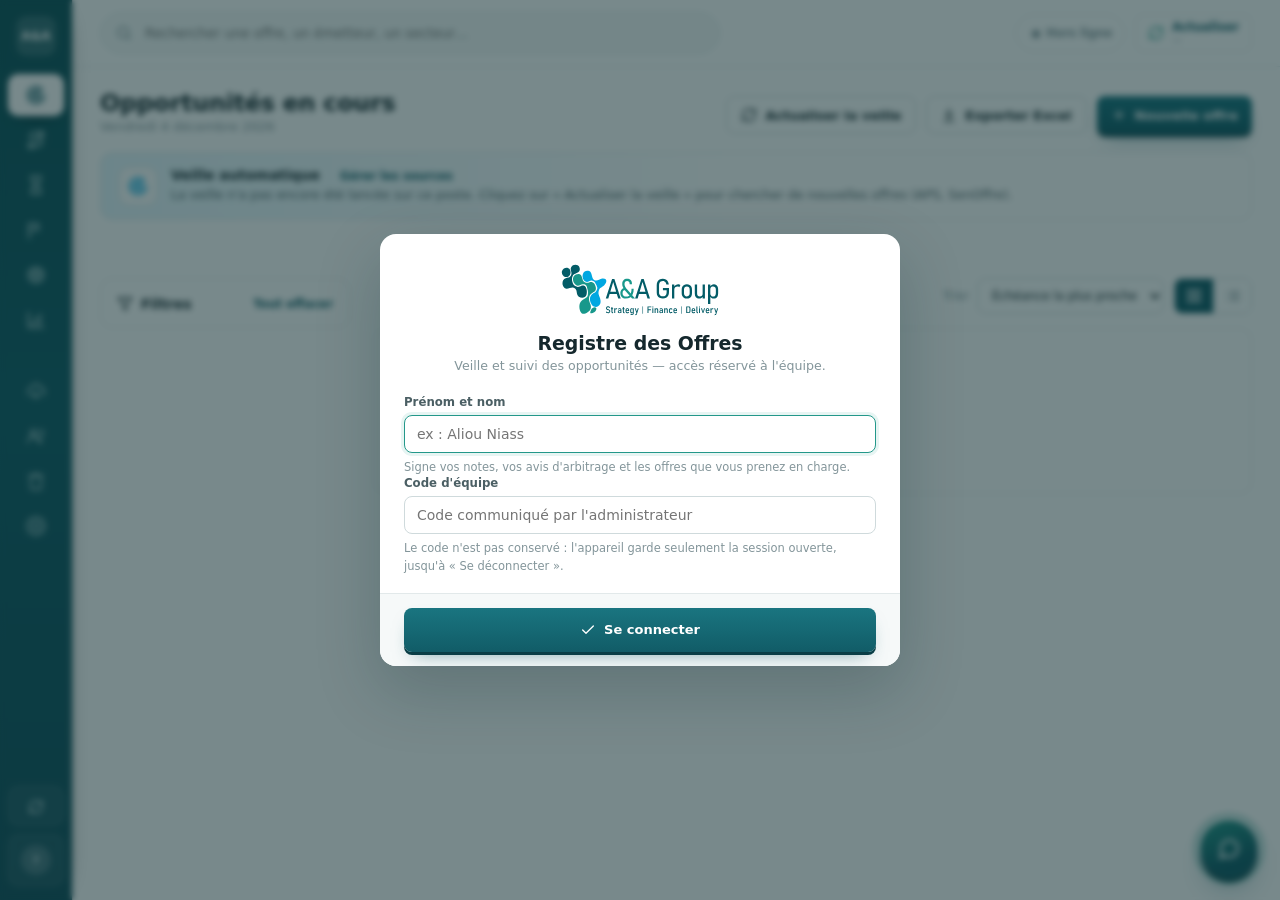
<file: index.html>
<!doctype html>
<html lang="fr">
<head>
<meta charset="utf-8">
<!-- Politique de sécurité de contenu.

     L'application affiche des intitulés collectés sur des sites que nous ne
     maîtrisons pas, et les fait relire par l'assistant. Tout est échappé côté
     code ; ceci est la seconde barrière, celle qui tient même si un
     échappement venait à être oublié : aucun script ne s'exécute s'il ne vient
     pas du dossier de l'application ou du CDN de repli.

     · script-src : les fichiers livrés, plus jsdelivr — utilisé seulement si
       node_modules est absent (voir ensureLib dans app.js).
     · style-src 'unsafe-inline' : barres et jauges portent leur largeur dans un
       attribut style ; c'est de la mise en forme, pas du code.
     · connect-src : le registre Supabase, en REST et en temps réel. L'IA passe
       par le processus principal, jamais par cette page : api.openai.com n'a
       donc rien à faire ici.
     · object-src 'none' : rien à embarquer. -->
<meta http-equiv="Content-Security-Policy" content="default-src 'self'; script-src 'self' https://cdn.jsdelivr.net; style-src 'self' 'unsafe-inline'; img-src 'self' data: blob: https://*.supabase.co; font-src 'self'; connect-src 'self' https://*.supabase.co wss://*.supabase.co https://api.openai.com; object-src 'none'; base-uri 'self'; form-action 'none'">
<meta name="viewport" content="width=device-width, initial-scale=1, viewport-fit=cover">
<meta name="theme-color" content="#115C67">
<meta name="apple-mobile-web-app-capable" content="yes">
<meta name="mobile-web-app-capable" content="yes">
<meta name="apple-mobile-web-app-status-bar-style" content="default">
<meta name="apple-mobile-web-app-title" content="Registre A&amp;A">
<meta name="robots" content="noindex">
<link rel="manifest" href="manifest.webmanifest">
<link rel="icon" href="icones/favicon-64.png">
<link rel="apple-touch-icon" href="icones/apple-touch-icon.png">
<title>A&amp;A Group — Registre des Offres</title>
<link rel="stylesheet" href="styles.css">
<link rel="stylesheet" href="web.css">
<!-- Les bibliothèques sont chargées depuis le disque au démarrage (voir app.js) :
     plus rien à télécharger à l'ouverture, et le module Excel n'est chargé qu'au
     moment d'un export. -->
</head>
<body>

<!-- Icônes (style trait, 24px) -->
<svg width="0" height="0" style="position:absolute" aria-hidden="true">
  <defs>
    <symbol id="i-search" viewBox="0 0 24 24"><circle cx="11" cy="11" r="7"/><path d="m20 20-3.5-3.5"/></symbol>
    <symbol id="i-refresh" viewBox="0 0 24 24"><path d="M21 12a9 9 0 0 1-15.5 6.2L3 16"/><path d="M3 12A9 9 0 0 1 18.5 5.8L21 8"/><path d="M21 3v5h-5"/><path d="M3 21v-5h5"/></symbol>
    <symbol id="i-download" viewBox="0 0 24 24"><path d="M12 3v12"/><path d="m7 10 5 5 5-5"/><path d="M5 21h14"/></symbol>
    <symbol id="i-plus" viewBox="0 0 24 24"><path d="M12 5v14M5 12h14"/></symbol>
    <symbol id="i-settings" viewBox="0 0 24 24"><circle cx="12" cy="12" r="3"/><path d="M19.4 15a1.7 1.7 0 0 0 .3 1.8l.1.1a2 2 0 1 1-2.8 2.8l-.1-.1a1.7 1.7 0 0 0-1.8-.3 1.7 1.7 0 0 0-1 1.5V21a2 2 0 1 1-4 0v-.1a1.7 1.7 0 0 0-1.1-1.5 1.7 1.7 0 0 0-1.8.3l-.1.1a2 2 0 1 1-2.8-2.8l.1-.1a1.7 1.7 0 0 0 .3-1.8 1.7 1.7 0 0 0-1.5-1H3a2 2 0 1 1 0-4h.1a1.7 1.7 0 0 0 1.5-1.1 1.7 1.7 0 0 0-.3-1.8l-.1-.1a2 2 0 1 1 2.8-2.8l.1.1a1.7 1.7 0 0 0 1.8.3H9a1.7 1.7 0 0 0 1-1.5V3a2 2 0 1 1 4 0v.1a1.7 1.7 0 0 0 1 1.5 1.7 1.7 0 0 0 1.8-.3l.1-.1a2 2 0 1 1 2.8 2.8l-.1.1a1.7 1.7 0 0 0-.3 1.8V9a1.7 1.7 0 0 0 1.5 1H21a2 2 0 1 1 0 4h-.1a1.7 1.7 0 0 0-1.5 1z"/></symbol>
    <symbol id="i-x" viewBox="0 0 24 24"><path d="M18 6 6 18M6 6l12 12"/></symbol>
    <symbol id="i-pin" viewBox="0 0 24 24"><path d="M20 10c0 6-8 12-8 12S4 16 4 10a8 8 0 0 1 16 0z"/><circle cx="12" cy="10" r="3"/></symbol>
    <symbol id="i-tag" viewBox="0 0 24 24"><path d="M20.6 13.4 13.4 20.6a2 2 0 0 1-2.8 0L3 13V3h10l7.6 7.6a2 2 0 0 1 0 2.8z"/><circle cx="7.5" cy="7.5" r="1"/></symbol>
    <symbol id="i-wallet" viewBox="0 0 24 24"><rect x="2" y="6" width="20" height="14" rx="2"/><path d="M2 10h20"/><path d="M16 15h2"/></symbol>
    <symbol id="i-calendar" viewBox="0 0 24 24"><rect x="3" y="4" width="18" height="18" rx="2"/><path d="M16 2v4M8 2v4M3 10h18"/></symbol>
    <symbol id="i-user" viewBox="0 0 24 24"><circle cx="12" cy="8" r="4"/><path d="M4 21a8 8 0 0 1 16 0"/></symbol>
    <symbol id="i-external" viewBox="0 0 24 24"><path d="M15 3h6v6"/><path d="M10 14 21 3"/><path d="M18 13v6a2 2 0 0 1-2 2H5a2 2 0 0 1-2-2V8a2 2 0 0 1 2-2h6"/></symbol>
    <symbol id="i-grid" viewBox="0 0 24 24"><rect x="3" y="3" width="7" height="7" rx="1"/><rect x="14" y="3" width="7" height="7" rx="1"/><rect x="3" y="14" width="7" height="7" rx="1"/><rect x="14" y="14" width="7" height="7" rx="1"/></symbol>
    <symbol id="i-list" viewBox="0 0 24 24"><path d="M8 6h13M8 12h13M8 18h13M3 6h.01M3 12h.01M3 18h.01"/></symbol>
    <symbol id="i-bell" viewBox="0 0 24 24"><path d="M6 8a6 6 0 0 1 12 0c0 7 3 9 3 9H3s3-2 3-9"/><path d="M10.3 21a1.9 1.9 0 0 0 3.4 0"/></symbol>
    <symbol id="i-radar" viewBox="0 0 24 24"><path d="M19.07 4.93A10 10 0 1 0 22 12"/><path d="M16.24 7.76A6 6 0 1 0 18 12"/><circle cx="12" cy="12" r="2"/><path d="m13.4 10.6 5.7-5.7"/></symbol>
    <symbol id="i-folder" viewBox="0 0 24 24"><path d="M4 20h16a2 2 0 0 0 2-2V8a2 2 0 0 0-2-2h-7.9a2 2 0 0 1-1.7-.9l-.8-1.2A2 2 0 0 0 7.9 3H4a2 2 0 0 0-2 2v13c0 1.1.9 2 2 2z"/></symbol>
    <symbol id="i-hourglass" viewBox="0 0 24 24"><path d="M6 2h12M6 22h12"/><path d="M7 2v4a5 5 0 0 0 5 5 5 5 0 0 0 5-5V2"/><path d="M7 22v-4a5 5 0 0 1 5-5 5 5 0 0 1 5 5v4"/></symbol>
    <symbol id="i-clock" viewBox="0 0 24 24"><circle cx="12" cy="12" r="9"/><path d="M12 7v5l3 2"/></symbol>
    <symbol id="i-check" viewBox="0 0 24 24"><path d="M20 6 9 17l-5-5"/></symbol>
    <symbol id="i-alert" viewBox="0 0 24 24"><circle cx="12" cy="12" r="9"/><path d="M12 8v4M12 16h.01"/></symbol>
    <symbol id="i-plus-cercle" viewBox="0 0 24 24"><circle cx="12" cy="12" r="9"/><path d="M12 8v8M8 12h8"/></symbol>
    <symbol id="i-doc-texte" viewBox="0 0 24 24"><path d="M14 3H7a2 2 0 0 0-2 2v14a2 2 0 0 0 2 2h10a2 2 0 0 0 2-2V8z"/><path d="M14 3v5h5M9 13h6M9 17h6"/></symbol>
    <symbol id="i-doc-image" viewBox="0 0 24 24"><rect x="3" y="4" width="18" height="16" rx="2"/><circle cx="8.5" cy="9.5" r="1.5"/><path d="m21 16-5-5L5 20"/></symbol>
    <symbol id="i-doc-tableur" viewBox="0 0 24 24"><rect x="3" y="4" width="18" height="16" rx="2"/><path d="M3 10h18M3 15h18M9 4v16M15 4v16"/></symbol>
    <symbol id="i-chat" viewBox="0 0 24 24"><path d="M21 11.5a8.4 8.4 0 0 1-9 8.4 9 9 0 0 1-3.9-.9L3 21l1.9-4.6A8.4 8.4 0 0 1 4 11.5 8.4 8.4 0 0 1 12.5 3 8.4 8.4 0 0 1 21 11.5z"/></symbol>
    <symbol id="i-sparkle" viewBox="0 0 24 24"><path d="M12 3v4M12 17v4M3 12h4M17 12h4M5.6 5.6l2.8 2.8M15.6 15.6l2.8 2.8M18.4 5.6l-2.8 2.8M8.4 15.6l-2.8 2.8"/></symbol>
    <symbol id="i-send" viewBox="0 0 24 24"><path d="m22 2-7 20-4-9-9-4z"/><path d="M22 2 11 13"/></symbol>
    <symbol id="i-chevron" viewBox="0 0 24 24"><path d="m6 9 6 6 6-6"/></symbol>
    <symbol id="i-filter" viewBox="0 0 24 24"><path d="M22 3H2l8 9.46V19l4 2v-8.54z"/></symbol>
    <symbol id="i-paperclip" viewBox="0 0 24 24"><path d="M21.4 11.05 12.2 20.2a5.5 5.5 0 0 1-7.8-7.8l9.2-9.2a3.7 3.7 0 0 1 5.2 5.2l-9.2 9.2a1.8 1.8 0 0 1-2.6-2.6l8.5-8.5"/></symbol>
    <symbol id="i-file" viewBox="0 0 24 24"><path d="M14 2H7a2 2 0 0 0-2 2v16a2 2 0 0 0 2 2h10a2 2 0 0 0 2-2V7z"/><path d="M14 2v5h5"/></symbol>
    <symbol id="i-upload" viewBox="0 0 24 24"><path d="M12 17V5"/><path d="m7 10 5-5 5 5"/><path d="M5 21h14"/></symbol>
    <symbol id="i-cloud-down" viewBox="0 0 24 24"><path d="M7 17a4.5 4.5 0 0 1-.6-9A6 6 0 0 1 18 8.5a4.25 4.25 0 0 1 .5 8.45"/><path d="M12 12v8"/><path d="m9 17 3 3 3-3"/></symbol>
    <symbol id="i-mail" viewBox="0 0 24 24"><rect x="2" y="4" width="20" height="16" rx="2"/><path d="m2 7 10 6 10-6"/></symbol>
    <symbol id="i-target" viewBox="0 0 24 24"><circle cx="12" cy="12" r="9"/><circle cx="12" cy="12" r="5"/><circle cx="12" cy="12" r="1"/></symbol>
    <symbol id="i-flag" viewBox="0 0 24 24"><path d="M4 22V4"/><path d="M4 5h11l-1.5 3.5L15 12H4"/></symbol>
    <symbol id="i-trophy" viewBox="0 0 24 24"><path d="M7 4h10v5a5 5 0 0 1-10 0z"/><path d="M17 5h3v2a3 3 0 0 1-3 3M7 5H4v2a3 3 0 0 0 3 3"/><path d="M9 20h6M12 14v6"/></symbol>
    <symbol id="i-users" viewBox="0 0 24 24"><circle cx="9" cy="8" r="3.5"/><path d="M2 20a7 7 0 0 1 14 0"/><path d="M17 5a3.5 3.5 0 0 1 0 7M18 20a7 7 0 0 0-3-5.7"/></symbol>
    <symbol id="i-thumb-up" viewBox="0 0 24 24"><path d="M7 21V10l5-8a2.5 2.5 0 0 1 2.5 3L13 10h5.5a2 2 0 0 1 2 2.4l-1.4 6.5A2 2 0 0 1 17 21z"/><path d="M7 10H3v11h4"/></symbol>
    <symbol id="i-thumb-down" viewBox="0 0 24 24"><path d="M17 3v11l-5 8a2.5 2.5 0 0 1-2.5-3L11 14H5.5a2 2 0 0 1-2-2.4l1.4-6.5A2 2 0 0 1 7 3z"/><path d="M17 14h4V3h-4"/></symbol>
    <symbol id="i-chart" viewBox="0 0 24 24"><path d="M3 3v18h18"/><path d="M7 15v3M12 9v9M17 5v13"/></symbol>
    <symbol id="i-route" viewBox="0 0 24 24"><circle cx="6" cy="19" r="3"/><circle cx="18" cy="5" r="3"/><path d="M9 19h6a4 4 0 0 0 0-8H9a4 4 0 0 1 0-8h6"/></symbol>
    <symbol id="i-trash" viewBox="0 0 24 24"><path d="M3 6h18"/><path d="M8 6V4h8v2"/><path d="M6 6v14a2 2 0 0 0 2 2h8a2 2 0 0 0 2-2V6"/></symbol>
  </defs>
</svg>

<div class="shell">

<!-- ============================================================ Rail latéral -->
<aside class="rail">
  <div class="rail-brand">
    <img class="rail-logo" src="assets/logo-aa-group-blanc.svg" alt="A&amp;A Group — Strategy | Finance | Delivery">
    <span class="rail-mark" aria-hidden="true">A&amp;A</span>
    <div class="rail-app">Registre des Offres</div>
  </div>

  <nav class="rail-nav" id="tabs" aria-label="Sections">
    <button type="button" class="nav-item is-active" data-tab="veille"><svg class="ico"><use href="#i-radar"/></svg><span class="nav-label">Veille &amp; registre</span><span class="nav-n" id="tab-n-veille"></span></button>
    <button type="button" class="nav-item" data-tab="go"><svg class="ico"><use href="#i-route"/></svg><span class="nav-label">Offres GO</span><span class="nav-n" id="tab-n-go"></span></button>
    <button type="button" class="nav-item" data-tab="attente" title="En attente de décision : offres déposées dont le résultat n'est pas encore connu"><svg class="ico"><use href="#i-hourglass"/></svg><span class="nav-label">En attente</span><span class="nav-n" id="tab-n-attente"></span></button>
    <button type="button" class="nav-item" data-tab="soumissions"><svg class="ico"><use href="#i-flag"/></svg><span class="nav-label">Soumissions</span><span class="nav-n" id="tab-n-soumissions"></span></button>
    <button type="button" class="nav-item" data-tab="prospection"><svg class="ico"><use href="#i-target"/></svg><span class="nav-label">Prospection</span><span class="nav-n" id="tab-n-prospection"></span></button>
    <button type="button" class="nav-item" data-tab="bord"><svg class="ico"><use href="#i-chart"/></svg><span class="nav-label">Tableau de bord</span></button>
  </nav>

  <div class="rail-sep" role="presentation"></div>

  <nav class="rail-nav rail-nav-tools" aria-label="Outils">
    <button type="button" class="nav-item" id="sources-btn"><svg class="ico"><use href="#i-cloud-down"/></svg><span class="nav-label">Sources de veille</span><span class="nav-n" id="nav-n-sources"></span></button>
    <button type="button" class="nav-item" id="contacts-btn"><svg class="ico"><use href="#i-users"/></svg><span class="nav-label">Contacts</span></button>
    <button type="button" class="nav-item" data-tab="corbeille"><svg class="ico"><use href="#i-trash"/></svg><span class="nav-label">Corbeille</span><span class="nav-n" id="tab-n-corbeille"></span></button>
    <button type="button" class="nav-item" id="settings-btn"><svg class="ico"><use href="#i-settings"/></svg><span class="nav-label">Paramètres</span></button>
  </nav>

  <div class="rail-foot">
    <button class="rail-maj" id="rail-maj" type="button" hidden>
      <svg class="ico"><use href="#i-download"/></svg>
      <span>
        <span class="rail-maj-title">Mise à jour prête</span>
        <span class="rail-maj-text" id="rail-maj-text">Redémarrer pour l'installer</span>
      </span>
    </button>
    <button class="rail-veille" id="rail-veille" type="button" data-state="idle" title="Relancer la veille">
      <svg class="ico"><use href="#i-refresh"/></svg>
      <span>
        <span class="rail-veille-when" id="rail-veille-when">Veille non lancée</span>
        <span class="rail-veille-text" id="rail-veille-text">Cliquez pour chercher les nouvelles offres</span>
      </span>
    </button>
    <button class="rail-user" id="user-chip" type="button" title="Mon profil et la connexion">
      <span class="avatar" id="user-avatar">?</span>
      <span class="rail-user-body">
        <span class="user-name" id="user-name">Me présenter</span>
        <span class="conn" id="conn" data-state="connecting"><span class="dot"></span><span id="conn-label">Connexion…</span></span>
      </span>
    </button>
  </div>
</aside>

<!-- ============================================================ Espace de travail -->
<div class="workspace">

<header class="topbar">
  <div class="global-search">
    <svg class="ico"><use href="#i-search"/></svg>
    <!-- Le champ était enveloppé d'un <label> dont le seul texte était « Ctrl K » :
         les lecteurs d'écran annonçaient donc le champ principal de l'application
         par un raccourci clavier. Le nom passe par aria-label, et le raccourci
         redevient une simple indication visuelle. -->
    <input id="search" type="search" autocomplete="off"
           aria-label="Rechercher une offre, un émetteur ou un secteur"
           placeholder="Rechercher une offre, un émetteur, un secteur…">
    <kbd aria-hidden="true">Ctrl K</kbd>
  </div>
  <div class="topbar-collab">
    <!-- Qui est connecté en ce moment, et ce qu'il regarde. -->
    <button type="button" class="presence" id="presence" aria-haspopup="dialog" title="Collaborateurs en ligne et activité récente">
      <span class="presence-avatars" id="presence-avatars"></span>
      <span class="presence-label" id="presence-label">Hors ligne</span>
    </button>
    <!-- Recharge tout ce que les collègues ont changé (GO / NO GO, statuts, notes…). -->
    <button type="button" class="sync-btn" id="sync-btn" title="Recharger les dernières modifications de l'équipe (F5)">
      <svg class="ico"><use href="#i-refresh"/></svg>
      <span class="sync-text"><span class="sync-title">Actualiser</span><span class="sync-sub" id="sync-sub">—</span></span>
    </button>
  </div>
  <div class="presence-pop" id="presence-pop" hidden>
    <div class="presence-pop-head">En ligne <span class="count-pill" id="presence-n"></span></div>
    <div class="presence-list" id="presence-list"></div>
    <div class="presence-pop-head">Activité récente de l'équipe</div>
    <div class="activite-list" id="activite-list"><p class="muted-line">Chargement…</p></div>
  </div>
</header>

<main class="page" id="view-veille">

  <!-- ============================================================ Titre + actions -->
  <section class="page-head">
    <div>
      <h1>Opportunités en cours</h1>
      <p class="page-sub" id="today-label"></p>
    </div>
    <div class="page-actions">
      <button class="btn" id="refresh-btn" type="button">
        <svg class="ico"><use href="#i-refresh"/></svg><span class="btn-label">Actualiser la veille</span>
      </button>
      <button class="btn" id="export-btn" type="button">
        <svg class="ico"><use href="#i-download"/></svg>Exporter Excel
      </button>
      <button class="btn primary" id="add-btn" type="button">
        <svg class="ico"><use href="#i-plus"/></svg>Nouvelle offre
      </button>
    </div>
  </section>

  <!-- ============================================================ Veille -->
  <section class="veille" id="veille" data-state="idle">
    <div class="veille-icon"><svg class="ico"><use href="#i-radar"/></svg></div>
    <div class="veille-body">
      <div class="veille-title">Veille automatique <span class="veille-when" id="veille-when"></span>
        <button class="link-btn" id="veille-sources-link" type="button">Gérer les sources</button>
      </div>
      <div class="veille-text" id="veille-text">Collecte des nouvelles offres depuis les sources publiques (APS, SenOffre).</div>
      <div class="veille-sources" id="veille-sources"></div>
      <div class="veille-error" id="veille-error" hidden></div>
      <div class="veille-manuels" id="veille-manuels"></div>
    </div>
  </section>

  <!-- ============================================================ Indicateurs -->
  <section class="kpis" id="kpis"></section>

  <!-- ============================================================ Filiales -->
  <nav class="filiale-tabs" id="filiale-tabs" aria-label="Filtrer par filiale"></nav>

  <!-- ============================================================ Corps -->
  <div class="layout">
    <aside class="filters" id="filters">
      <div class="filters-head">
        <span><svg class="ico"><use href="#i-filter"/></svg>Filtres</span>
        <button class="link-btn" id="reset" type="button">Tout effacer</button>
      </div>
      <div id="filter-groups"></div>
    </aside>

    <section class="results">
      <div class="priority" id="priority" hidden>
        <div class="priority-head">
          <span class="priority-title"><svg class="ico"><use href="#i-bell"/></svg>À traiter en priorité</span>
          <span class="priority-sub" id="priority-sub"></span>
        </div>
        <div class="priority-rows" id="priority-rows"></div>
      </div>

      <div class="toolbar">
        <div class="toolbar-left">
          <span class="result-count" id="count" role="status" aria-live="polite"></span>
          <div class="active-chips" id="active-chips"></div>
        </div>
        <div class="toolbar-right">
          <label class="select-wrap">
            <span>Trier</span>
            <select id="sort">
              <option value="echeance">Échéance la plus proche</option>
              <option value="recent">Ajout le plus récent</option>
              <option value="titre">Titre (A → Z)</option>
              <option value="pertinence">Pertinence A&amp;A</option>
            </select>
          </label>
          <div class="view-toggle" role="group" aria-label="Affichage">
            <button type="button" data-view="cards" class="is-active" title="Cartes"><svg class="ico"><use href="#i-grid"/></svg></button>
            <button type="button" data-view="table" title="Tableau"><svg class="ico"><use href="#i-list"/></svg></button>
          </div>
        </div>
      </div>

      <div class="note-attente" id="registre-attente" hidden></div>

      <div class="grid" id="grid"></div>
      <div class="table-wrap" id="table-wrap" hidden>
        <table class="table">
          <thead><tr><th>Échéance</th><th>Offre</th><th>Filiale</th><th>Montant</th><th>Suivi</th></tr></thead>
          <tbody id="table-body"></tbody>
        </table>
      </div>

      <div class="state" id="loading">
        <div class="spinner"></div>
        <p>Chargement du registre…</p>
      </div>
      <div class="state" id="empty" hidden>
        <svg class="ico state-ico"><use href="#i-search"/></svg>
        <p class="state-title">Aucune offre ne correspond</p>
        <p>Modifiez la recherche ou effacez les filtres.</p>
        <button class="btn" type="button" id="empty-reset">Effacer les filtres</button>
      </div>
    </section>
  </div>
</main>

<!-- ============================================================ Suivi des soumissions -->
<main class="page" id="view-attente" hidden>
  <section class="page-head">
    <div>
      <h1>En attente de décision</h1>
      <p class="page-sub">Offres déposées dont le résultat n'est pas encore connu. Elles ne figurent plus dans « Veille &amp; registre » ; dès que le résultat est enregistré, elles rejoignent l'historique des Soumissions.</p>
    </div>
    <div class="page-actions">
      <button class="btn" id="export-attente-btn" type="button"><svg class="ico"><use href="#i-download"/></svg>Exporter</button>
      <button class="btn primary" id="attente-add-btn" type="button"><svg class="ico"><use href="#i-plus"/></svg>Ajouter une offre déposée</button>
    </div>
  </section>

  <section class="kpis" id="kpis-attente"></section>

  <div class="subtabs"><div class="filiale-tabs" id="attente-filiales"></div></div>

  <div class="toolbar">
    <div class="toolbar-left">
      <span class="result-count" id="attente-count" role="status" aria-live="polite"></span>
      <div class="chips" id="attente-filtres"></div>
    </div>
    <div class="toolbar-right">
      <label class="select-wrap search-mini"><span>Chercher</span><input id="attente-recherche" type="search" placeholder="Titre, autorité…" autocomplete="off" spellcheck="false"></label>
      <label class="select-wrap">
        <span>Trier</span>
        <select id="attente-tri">
          <option value="attente">Attente la plus longue</option>
          <option value="recent">Dépôt le plus récent</option>
          <option value="depouillement">Dépouillement le plus proche</option>
          <option value="autorite">Autorité contractante (A → Z)</option>
        </select>
      </label>
    </div>
  </div>

  <div class="attente-liste" id="attente-liste"></div>
  <div class="state" id="attente-vide" hidden>
    <svg class="ico state-ico"><use href="#i-hourglass"/></svg>
    <p class="state-title" id="attente-vide-titre">Aucune offre en attente de décision</p>
    <p id="attente-vide-texte">Une offre arrive ici dès qu'elle est déposée (statut « Soumise » ou date de dépôt renseignée), et en repart dès que son résultat est enregistré.</p>
  </div>
</main>

<main class="page" id="view-soumissions" hidden>
  <section class="page-head">
    <div>
      <h1>Suivi des soumissions</h1>
      <p class="page-sub">Offres déposées, en cours d'évaluation et historique des résultats.</p>
    </div>
    <div class="page-actions">
      <button class="btn" id="export-suivi-btn" type="button"><svg class="ico"><use href="#i-download"/></svg>Exporter le tableau de suivi</button>
      <button class="btn primary" id="soumission-add-btn" type="button"><svg class="ico"><use href="#i-plus"/></svg>Ajouter une soumission</button>
    </div>
  </section>

  <section class="kpis" id="kpis-suivi"></section>

  <div class="subtabs"><div class="filiale-tabs" id="suivi-filiales"></div></div>

  <div class="toolbar">
    <div class="toolbar-left">
      <span class="result-count" id="suivi-count"></span>
      <div class="chips" id="suivi-filters"></div>
    </div>
    <div class="toolbar-right">
      <label class="select-wrap"><span>Année</span><select id="suivi-annee"></select></label>
    </div>
  </div>

  <div class="table-wrap">
    <table class="table table-suivi">
      <thead><tr>
        <th>#</th><th>Intitulé / objet du marché</th><th>Autorité contractante</th><th>Type d'avis</th>
        <th>Date limite</th><th>Dépouillement</th><th>Relance</th><th>Commentaire</th><th>Résultat</th>
      </tr></thead>
      <tbody id="suivi-body"></tbody>
    </table>
  </div>
  <div class="state" id="suivi-empty" hidden>
    <svg class="ico state-ico"><use href="#i-flag"/></svg>
    <p class="state-title">Aucune soumission enregistrée</p>
    <p>Une offre apparaît ici dès qu'elle passe au statut « Soumise », ou dès qu'une date de dépôt est renseignée dans sa fiche.</p>
  </div>
</main>

<!-- ============================================================ Prospection -->
<main class="page" id="view-prospection" hidden>
  <section class="page-head">
    <div>
      <h1>Prospection &amp; angles d'attaque</h1>
      <p class="page-sub">Besoins repérés chez les structures cibles, hors appels d'offres publiés.</p>
    </div>
    <div class="page-actions">
      <button class="btn" id="export-opp-btn" type="button"><svg class="ico"><use href="#i-download"/></svg>Exporter</button>
      <button class="btn primary" id="opp-add-btn" type="button"><svg class="ico"><use href="#i-plus"/></svg>Nouvelle opportunité</button>
    </div>
  </section>

  <div class="subtabs"><div class="filiale-tabs" id="opp-filiales"></div></div>

  <section class="kpis" id="kpis-opp"></section>

  <section class="opp-arbitrage" id="opp-arbitrage" hidden></section>

  <div class="toolbar">
    <div class="toolbar-left"><span class="result-count" id="opp-count"></span></div>
    <div class="toolbar-right">
      <label class="select-wrap"><span>Trier</span>
        <select id="opp-sort">
          <option value="score">Score décroissant</option>
          <option value="priorite">Priorité</option>
          <option value="structure">Structure (A → Z)</option>
        </select>
      </label>
    </div>
  </div>

  <div class="grid opp-grid" id="opp-grid"></div>
  <div class="state" id="opp-empty" hidden>
    <svg class="ico state-ico"><use href="#i-target"/></svg>
    <p class="state-title" id="opp-empty-titre">Aucune opportunité</p>
    <p>Ajoutez les structures dont vous avez repéré un besoin, avec l'angle d'approche prévu.</p>
  </div>
</main>

<!-- ============================================================ Offres GO -->
<main class="page" id="view-go" hidden>
  <section class="page-head">
    <div>
      <h1>Offres tranchées GO</h1>
      <p class="page-sub">Ce qui reste à faire, par qui et pour quand, jusqu'au dépôt du dossier.</p>
    </div>
  </section>

  <section class="kpis" id="kpis-go"></section>

  <div class="subtabs"><div class="filiale-tabs" id="go-filiales"></div></div>

  <div class="toolbar">
    <div class="toolbar-left">
      <span class="result-count" id="go-count"></span>
      <div class="chips" id="go-filters"></div>
    </div>
  </div>

  <div class="go-grid" id="go-grid"></div>
  <div class="state" id="go-empty" hidden>
    <svg class="ico state-ico"><use href="#i-thumb-up"/></svg>
    <p class="state-title">Aucune offre tranchée GO</p>
    <p>Ouvrez la fiche d'une offre et cliquez « Trancher : GO » — elle arrive aussitôt ici avec son plan de travail.</p>
  </div>
</main>

<!-- ============================================================ Tableau de bord -->
<main class="page" id="view-bord" hidden>
  <section class="page-head">
    <div>
      <h1>Tableau de bord du groupe</h1>
      <p class="page-sub" id="bord-sous">État des lieux de l'année, filiale par filiale.</p>
    </div>
    <div class="page-actions">
      <label class="select-wrap"><span>Année</span><select id="bord-annee"></select></label>
      <button class="btn primary" id="bord-export" type="button"><svg class="ico"><use href="#i-download"/></svg>Exporter l'état des lieux</button>
    </div>
  </section>

  <section class="bord-bloc">
    <div class="bord-tete">
      <div>
        <h2>Où les offres se perdent</h2>
        <p class="page-sub">De la collecte au résultat. Chaque marche s'ouvre d'un clic.</p>
      </div>
      <span class="bord-frais" id="bord-frais" title="Le tableau se recalcule dès qu'une offre change"></span>
    </div>
    <div class="entonnoir" id="bord-entonnoir"></div>
  </section>

  <section class="bord-bloc">
    <h2>L'année en un damier</h2>
    <p class="page-sub">Une case par filiale et par mois : plus la teinte est foncée, plus il y a eu d'offres. Une case vide est un mois sans rien.</p>
    <div class="damier-wrap"><table class="damier" id="bord-damier"></table></div>
    <div class="damier-legende">
      <span>Moins</span>
      <span class="damier-echelle"><i class="d1"></i><i class="d3"></i><i class="d5"></i><i class="d7"></i></span>
      <span>Plus</span>
    </div>
  </section>

  <div class="bord-deux">
    <section class="bord-bloc">
      <h2>Le même entonnoir, par filiale</h2>
      <p class="page-sub">À la même échelle, pour comparer d'un coup d'œil.</p>
      <div id="bord-minis"></div>
    </section>
    <section class="bord-bloc">
      <h2>Ce que le tableau dit</h2>
      <p class="page-sub">Réécrit tout seul à chaque changement du registre.</p>
      <ul class="bord-lecture" id="bord-lecture"></ul>
    </section>
  </div>

  <div class="table-wrap">
    <table class="table table-bord">
      <thead id="bord-thead"></thead>
      <tbody id="bord-table"></tbody>
    </table>
  </div>
  <p class="bord-pied" id="bord-pied"></p>
</main>

<!-- ============================================================ Corbeille -->
<main class="page" id="view-corbeille" hidden>
  <section class="page-head">
    <div>
      <h1>Corbeille</h1>
      <p class="page-sub">Offres écartées à la main ou devenues obsolètes. Rien n'est effacé sans décision.</p>
    </div>
    <div class="page-actions">
      <button class="btn primary" id="audit-btn" type="button"><svg class="ico"><use href="#i-radar"/></svg>Auditer le sourcing</button>
    </div>
  </section>

  <section class="kpis" id="kpis-corbeille"></section>

  <p class="corb-note">Le registre ne garde que les offres sur lesquelles on peut encore agir. Partent en corbeille automatiquement :
    une offre <b>clôturée sans dépôt</b> (dès le lendemain de sa date limite), une offre tranchée <b>NO GO</b>, et une offre <b>GO</b>
    dont le dépôt n'est pas noté 7 jours après la date limite. Les offres déposées vont dans « En attente » puis « Soumissions ».
    Une offre en corbeille revient au registre d'un clic ; après <b>90 jours</b> elle est effacée définitivement (sauf un dossier déposé).
    Un <b>administrateur</b> peut aussi effacer à la main : cochez les offres, puis « Supprimer définitivement ».</p>

  <div class="toolbar corb-toolbar">
    <div class="toolbar-left">
      <span class="result-count" id="corbeille-count"></span>
      <div class="chips" id="corbeille-filters">
        <button type="button" class="chip is-active" data-corb="">Toutes</button>
        <button type="button" class="chip" data-corb="auto">Archivées automatiquement</button>
        <button type="button" class="chip" data-corb="nettoyage">Nettoyages et audits</button>
        <button type="button" class="chip" data-corb="manuel">Supprimées à la main</button>
      </div>
    </div>
    <div class="toolbar-right">
      <select id="corbeille-lot" class="corb-lot" title="Ne montrer qu'un lot de suppression"><option value="">Tous les lots</option></select>
      <label class="corb-search"><svg class="ico"><use href="#i-search"/></svg>
        <input type="search" id="corbeille-recherche" placeholder="Chercher dans la corbeille…" autocomplete="off"></label>
    </div>
  </div>

  <div class="corb-selbar" id="corbeille-selbar" hidden>
    <span id="corbeille-selnb"></span>
    <button class="btn small" type="button" id="corbeille-sel-restaurer"><svg class="ico"><use href="#i-refresh"/></svg>Restaurer la sélection</button>
    <button class="btn small danger" type="button" data-admin-only id="corbeille-sel-effacer"><svg class="ico"><use href="#i-trash"/></svg>Supprimer définitivement</button>
    <button class="link-btn" type="button" id="corbeille-sel-vider">Tout désélectionner</button>
  </div>

  <div class="table-wrap">
    <table class="table corb-table">
      <colgroup><col class="c-chk"><col class="c-titre"><col class="c-fil"><col class="c-date"><col class="c-motif"><col class="c-par"><col class="c-act"></colgroup>
      <thead><tr>
        <th class="corb-chk"><input type="checkbox" id="corbeille-tout" title="Cocher toutes les offres affichées"></th>
        <th>Intitulé / objet</th><th>Filiale</th><th>Date limite</th><th>Motif</th><th>Mise en corbeille</th><th></th>
      </tr></thead>
      <tbody id="corbeille-body"></tbody>
    </table>
  </div>
  <div class="state" id="corbeille-empty" hidden>
    <svg class="ico state-ico"><use href="#i-trash"/></svg>
    <p class="state-title" id="corbeille-empty-titre">La corbeille est vide</p>
    <p id="corbeille-empty-texte">Aucune offre supprimée ni archivée pour le moment.</p>
  </div>
</main>

</div><!-- /.workspace -->
</div><!-- /.shell -->

<!-- ============================================================ Fiche offre (panneau latéral) -->
<dialog class="drawer" id="detail">
  <div class="drawer-head">
    <div class="drawer-top">
      <div class="badges" id="dlg-badges"></div>
      <button class="icon-btn" data-close type="button" title="Fermer"><svg class="ico"><use href="#i-x"/></svg></button>
    </div>
    <h2 id="dlg-title"></h2>
    <div class="drawer-emitter" id="dlg-emitter"></div>
    <div class="deadline-box" id="dlg-deadline"></div>
    <div class="dlg-collab"><span id="dlg-maj"></span><span class="dlg-presents" id="dlg-presents"></span></div>
  </div>

  <div class="drawer-body">
    <div class="corb-bandeau" id="dlg-corb" hidden></div>

    <div class="block prov-block" id="dlg-prov"></div>

    <div class="block pert-block" id="dlg-pert"></div>

    <div data-hors-corbeille class="block">
      <div class="block-label">Statut de suivi</div>
      <div class="pipeline" id="dlg-pipeline"></div>
      <div class="qui-a-fait" id="dlg-statut-par"></div>
    </div>

    <div data-hors-corbeille class="block assign-block">
      <div class="block-label">Responsable</div>
      <div class="assign-row">
        <input type="text" id="dlg-assigne" placeholder="Nom du collaborateur">
        <button class="btn small" id="dlg-claim" type="button"><svg class="ico"><use href="#i-user"/></svg>M'assigner</button>
      </div>
    </div>

    <div data-hors-corbeille class="block elig-block" id="dlg-elig">
      <div class="block-label">Éligibilité <span class="decision-badge" id="dlg-elig-verdict"></span>
        <button type="button" class="link-btn elig-profil-lien" id="dlg-elig-profil">Profil d'A&amp;A</button></div>
      <div id="dlg-elig-corps"></div>
      <div class="elig-ia" id="elig-ia">
        <button type="button" class="btn small" id="elig-ia-lancer" title="L'IA relève dans le DAO les critères éliminatoires et vous les propose ; rien n'est ajouté sans votre accord"><svg class="ico"><use href="#i-sparkle"/></svg>Lire le DAO avec l'IA</button>
        <div class="elig-ia-panneau" id="elig-ia-panneau" hidden></div>
      </div>
      <details class="elig-ajout">
        <summary>Ajouter une exigence du DAO</summary>
        <form id="elig-form" class="elig-form" autocomplete="off">
          <input name="texte" class="elig-texte-saisie" required
                 placeholder="Recopiez l'exigence telle qu'écrite dans le DAO — ex. « Chiffre d'affaires moyen ≥ 100 000 000 FCFA »">
          <select name="type" title="Nature de l'exigence">
            <option value="chiffre_affaires">Chiffre d'affaires</option>
            <option value="experience">Ancienneté</option>
            <option value="references">Références similaires</option>
            <option value="certification">Certification</option>
            <option value="agrement">Agrément</option>
            <option value="personnel">Personnel clé</option>
            <option value="autre" selected>Autre</option>
          </select>
          <input name="valeur" inputmode="decimal" placeholder="Seuil (nombre)">
          <input name="code" placeholder="Référence (ISO 27001…)">
          <select name="groupable" title="Le DAO permet-il qu'un partenaire du groupement apporte cette exigence ?">
            <option value="">Partenaire : non précisé</option>
            <option value="oui">Partenaire : admis</option>
            <option value="non">Partenaire : exclu</option>
          </select>
          <label class="check"><input type="checkbox" name="bloquant" checked> Éliminatoire</label>
          <button class="btn small primary" type="submit">Ajouter</button>
        </form>
        <p class="help">Le type et le seuil sont devinés à la frappe ; corrigez-les avant d'ajouter si besoin. Dans le doute, laissez l'exigence éliminatoire.</p>
      </details>
    </div>

    <div data-hors-corbeille class="block" id="dlg-gonogo">
      <div class="block-label">Arbitrage GO / NO GO <span class="decision-badge" id="dlg-decision"></span></div>
      <div class="gonogo-actions">
        <button class="btn small" id="dlg-ask" type="button"><svg class="ico"><use href="#i-mail"/></svg>Demander l'arbitrage par mail</button>
        <button class="btn small go" id="dlg-go" type="button"><svg class="ico"><use href="#i-thumb-up"/></svg>Trancher : GO</button>
        <button class="btn small nogo" id="dlg-nogo" type="button"><svg class="ico"><use href="#i-thumb-down"/></svg>Trancher : NO GO</button>
      </div>
      <div class="votes" id="dlg-votes"></div>
      <details class="vote-add">
        <summary>Enregistrer l'avis d'un collaborateur</summary>
        <form id="vote-form" class="vote-form">
          <input name="nom" placeholder="Nom" required>
          <select name="avis"><option>GO</option><option>NO GO</option><option>Sans avis</option></select>
          <input name="motif" placeholder="Motif (facultatif)">
          <button class="btn small primary" type="submit">Ajouter</button>
        </form>
      </details>
    </div>

    <div data-hors-corbeille class="block">
      <div class="block-label">Suivi de la soumission</div>
      <div class="suivi-grid">
        <label><span>Date de dépôt</span><input type="date" id="dlg-date-soumission"></label>
        <label><span>Dépouillement</span><input type="date" id="dlg-date-depouillement"></label>
        <label><span>Relance</span><input type="date" id="dlg-date-relance"></label>
        <label><span>Résultat</span>
          <select id="dlg-resultat">
            <option value="">—</option>
            <option>En attente</option>
            <option>Retenu (présélection)</option>
            <option>Gagné</option>
            <option>Perdu</option>
            <option>Retrait / marché annulé</option>
          </select>
        </label>
        <label class="wide"><span>Commentaire de suivi</span><textarea id="dlg-commentaire-suivi" rows="2" placeholder="Relances, notes obtenues, prochaines étapes…"></textarea></label>
      </div>
    </div>

    <div class="block">
      <div class="block-label">Description</div>
      <p class="desc" id="dlg-desc"></p>
    </div>

    <div class="facts">
      <div class="fact"><span>Filiale A&amp;A</span><b id="dlg-filiale"></b></div>
      <div class="fact"><span>Type d'offre</span><b id="dlg-type"></b></div>
      <div class="fact"><span>Secteur</span><b id="dlg-secteur"></b></div>
      <div class="fact"><span>Région</span><b id="dlg-region"></b></div>
      <div class="fact"><span>Montant indicatif</span><b id="dlg-montant"></b></div>
      <div class="fact"><span>Publiée le</span><b id="dlg-pub"></b></div>
      <div class="fact wide"><span>Critères d'éligibilité</span><b id="dlg-criteres"></b></div>
      <div class="fact wide"><span>Contact</span><b id="dlg-contact"></b></div>
    </div>

    <button class="btn block-btn" id="dlg-link" type="button"><svg class="ico"><use href="#i-external"/></svg>Ouvrir la source de l'offre</button>

    <div class="block">
      <div class="block-label">Documents — TDR, DAO, annexes <span class="count-pill" id="dlg-docs-count"></span></div>
      <div class="docs" id="dlg-docs"></div>
      <div class="dropzone" id="dlg-dropzone" data-hors-corbeille>
        <svg class="ico"><use href="#i-upload"/></svg>
        <p class="dz-main">Glissez un document ici ou <button type="button" class="link-btn" id="dlg-pick">parcourez vos fichiers</button></p>
        <p class="muted-line">PDF, Word, Excel, ZIP — 25 Mo maximum. Déposé une fois, visible par toute l'équipe.</p>
      </div>
      <button class="btn small" id="dlg-fetch-docs" type="button" data-hors-corbeille><svg class="ico"><use href="#i-cloud-down"/></svg><span>Chercher les documents sur la source</span></button>
      <input type="file" id="dlg-file-input" multiple hidden>
      <div class="fiche-export">
        <button class="btn small" id="dlg-pdf" type="button"><svg class="ico"><use href="#i-doc-texte"/></svg>Fiche en PDF</button>
        <button class="btn small" id="dlg-word" type="button"><svg class="ico"><use href="#i-file"/></svg>Fiche en Word</button>
      </div>
      <p class="help">Le TDR d'origine se télécharge ou s'ouvre depuis la liste ci-dessus. La fiche, elle, rassemble l'offre,
        ses pièces et son plan de travail dans un document que l'on transmet tel quel.</p>
    </div>

    <div class="block">
      <div class="block-label">Notes de l'équipe <span class="count-pill" id="dlg-notes-count"></span></div>
      <div class="note-input" data-hors-corbeille>
        <textarea id="dlg-note-text" rows="2" placeholder="Partager une information avec l'équipe… (Ctrl+Entrée pour envoyer)"></textarea>
        <button class="btn primary small" id="dlg-note-add" type="button"><svg class="ico"><use href="#i-send"/></svg>Publier</button>
      </div>
      <p class="help">Les notes sont la mémoire de l'offre : ce qu'on a appris en appelant l'autorité contractante, le partenaire pressenti, la raison d'un retard. Elles restent attachées au dossier et sont visibles par toute l'équipe — contrairement à un message qui se perd dans une boîte de réception.</p>
      <div class="notes" id="dlg-notes"></div>
    </div>

    <details class="block journal-block" id="dlg-journal-block">
      <summary class="block-label">Historique de l'offre <span class="count-pill" id="dlg-journal-count"></span></summary>
      <div class="journal" id="dlg-journal"><p class="muted-line">Chargement…</p></div>
      <p class="help">Qui a tranché, changé le statut, assigné ou retiré l'offre, et quand. Tenu par le registre lui-même : chaque poste voit le même historique.</p>
    </details>

    <div data-hors-corbeille class="block">
      <div class="block-label">Retirer cette offre</div>
      <button class="btn small danger" id="dlg-supprimer" type="button"><svg class="ico"><use href="#i-trash"/></svg>Envoyer à la corbeille</button>
      <p class="help">L'offre quitte le registre sans être effacée : elle reste consultable dans la corbeille et revient d'un clic.</p>
    </div>
  </div>
</dialog>

<!-- ============================================================ Ajouter une offre -->
<dialog class="modal" id="add-dialog">
  <form id="add-form">
    <div class="modal-head">
      <div>
        <h2>Nouvelle offre</h2>
        <p>Elle sera visible immédiatement par toute l'équipe.</p>
      </div>
      <button class="icon-btn" data-close type="button" title="Fermer"><svg class="ico"><use href="#i-x"/></svg></button>
    </div>
    <div class="modal-body">
      <div class="form-grid">
        <div class="field full"><label>Intitulé de l'offre *</label><input required name="titre" placeholder="ex : Étude de faisabilité d'un parc agro-industriel"></div>
        <div class="field"><label>Émetteur *</label><input required name="emetteur" placeholder="ex : APIX"></div>
        <div class="field"><label>Origine</label><select name="origine"><option>État</option><option>Privé</option></select></div>
        <div class="field"><label>Filiale A&amp;A recommandée</label>
          <select name="filiale">
            <option value="">À qualifier</option>
            <option value="A&A Strategy">A&amp;A Strategy</option>
            <option value="A&A Finance and Investment Advisory">A&amp;A Finance and Investment Advisory</option>
            <option value="A&A Project Delivery">A&amp;A Project Delivery</option>
            <option value="A&A Knowledge Institute">A&amp;A Knowledge Institute</option>
          </select>
        </div>
        <div class="field"><label>Type d'offre</label>
          <select name="type">
            <option>Manifestation d'intérêt (AMI)</option><option>Appel d'offres ouvert (AAO)</option>
            <option>Étude / Conseil stratégique</option><option>Financement / PPP</option>
            <option>Exécution / Maîtrise d'œuvre</option><option>Assistance technique</option>
            <option>Formation</option><option>Partenariat / Recherche</option>
          </select>
        </div>
        <div class="field"><label>Secteur</label>
          <select name="secteur">
            <option>Agro-business</option><option>Industrie</option><option>Infrastructures et Transport</option>
            <option>Mines et Métaux</option><option>Numérique</option><option>Pétrole, Gaz et Transition Énergétique</option>
            <option>PME</option><option>Santé et Pharma</option>
          </select>
        </div>
        <div class="field"><label>Région</label>
          <select name="region">
            <option>National</option><option>Dakar</option><option>Thiès</option><option>Saint-Louis</option>
            <option>Diourbel</option><option>Louga</option><option>Fatick</option><option>Kaolack</option>
            <option>Kaffrine</option><option>Tambacounda</option><option>Kédougou</option><option>Kolda</option>
            <option>Sédhiou</option><option>Ziguinchor</option><option>Matam</option>
          </select>
        </div>
        <div class="field"><label>Date limite *</label><input required type="date" name="dateLimite"></div>
        <div class="field"><label>Date de publication</label><input type="date" name="datePublication"></div>
        <div class="field"><label>Montant indicatif</label><input name="montant" placeholder="ex : 40 M FCFA"></div>
        <div class="field full"><label>Lien vers la source</label><input name="lienSource" type="url" placeholder="https://…"></div>
        <div class="field full"><label>Description</label><textarea name="description" rows="3"></textarea></div>
        <div class="field"><label>Critères d'éligibilité</label><input name="criteres"></div>
        <div class="field"><label>Contact</label><input name="contact"></div>
      </div>
    </div>
    <div class="modal-foot">
      <button type="button" class="btn" data-close>Annuler</button>
      <button type="submit" class="btn primary"><svg class="ico"><use href="#i-plus"/></svg>Ajouter au registre</button>
    </div>
  </form>
</dialog>

<!-- ============================================================ Sources de veille -->
<dialog class="modal" id="sources-dialog">
  <div class="modal-shell">
    <div class="modal-head">
      <div>
        <h2>Sources de veille</h2>
        <p>Les sites que l'application consulte à chaque collecte, en plus des connecteurs livrés.</p>
      </div>
      <button class="icon-btn" data-close type="button" title="Fermer"><svg class="ico"><use href="#i-x"/></svg></button>
    </div>

    <div class="modal-body">
      <details class="catalogue" id="catalogue">
        <summary>
          <svg class="ico"><use href="#i-pin"/></svg>
          <span>
            <b>Catalogue Afrique de l'Ouest</b>
            <small>Sénégal, UEMOA, BCEAO, CEDEAO, BOAD, BAD, PNUD — à activer en un clic</small>
          </span>
          <span class="catalogue-n" id="catalogue-n"></span>
        </summary>
        <div class="catalogue-body">
          <div class="catalogue-list" id="catalogue-list"></div>
          <div class="form-actions">
            <button type="button" class="btn primary" id="catalogue-add">
              <svg class="ico"><use href="#i-plus"/></svg>Ajouter les sources cochées
            </button>
          </div>

          <h4 class="catalogue-sub">À consulter, puis importer</h4>
          <p class="help">Ces sites protègent leurs annonces, n'ont pas de fiche par avis ou interdisent la collecte automatique : la veille ne les lit pas seule.
            Chacun s'ouvre dans une fenêtre du logiciel ; vous naviguez, puis <b>Registre → Importer cette page</b> (Ctrl+I) enregistre ce que vous voyez, après le même contrôle que la veille.
            Ailleurs, surlignez le texte d'un avis et faites Ctrl+Maj+I.</p>
          <div class="manuel-list" id="manuel-list"></div>
        </div>
      </details>

      <div class="sources-list" id="sources-list"></div>

      <form class="source-form" id="source-form">
        <h3 class="form-title"><svg class="ico"><use href="#i-plus"/></svg>Ajouter une source</h3>
        <div class="form-grid">
          <div class="field"><label>Nom de la source *</label><input required name="nom" placeholder="ex : Portail des marchés de l'UEMOA"></div>
          <div class="field"><label>Mode de lecture</label>
            <select name="type">
              <option value="rss">Flux RSS (recommandé)</option>
              <option value="page">Page web listant des annonces</option>
              <option value="js">Page qui s'affiche en JavaScript</option>
            </select>
          </div>
          <div class="field full"><label>Adresse (URL) *</label><input required type="url" name="url" placeholder="https://exemple.sn/appels-doffres"></div>
          <div class="field full"><label>Mots-clés à retenir</label><input name="motsCles" placeholder="appel d'offres, manifestation d'intérêt, consultant — séparés par des virgules"></div>
          <div class="field"><label>Origine</label><select name="origine"><option>État</option><option>Privé</option></select></div>
          <div class="field"><label>Type d'offre par défaut</label>
            <select name="typeOffre">
              <option value="">Appel d'offres</option>
              <option>Étude / Conseil stratégique</option><option>Financement / PPP</option>
              <option>Exécution / Maîtrise d'œuvre</option><option>Assistance technique</option>
              <option>Formation</option><option>Partenariat / Recherche</option>
            </select>
          </div>
          <div class="field"><label>Secteur par défaut</label>
            <select name="secteur">
              <option value="">Non précisé</option>
              <option>Agro-business</option><option>Industrie</option><option>Infrastructures et Transport</option>
              <option>Mines et Métaux</option><option>Numérique</option><option>Pétrole, Gaz et Transition Énergétique</option>
              <option>PME</option><option>Santé et Pharma</option>
            </select>
          </div>
          <div class="field"><label>Région par défaut</label>
            <select name="region">
              <option>National</option><option>Dakar</option><option>Thiès</option><option>Saint-Louis</option>
              <option>Diourbel</option><option>Louga</option><option>Fatick</option><option>Kaolack</option>
              <option>Kaffrine</option><option>Tambacounda</option><option>Kédougou</option><option>Kolda</option>
              <option>Sédhiou</option><option>Ziguinchor</option><option>Matam</option>
            </select>
          </div>
          <div class="field full"><label>Note pour l'équipe</label><input name="note" placeholder="ex : portail régional, publications le lundi"></div>
        </div>
        <p class="help">Un flux RSS est plus fiable qu'une page : cherchez d'abord une adresse en <code>/feed</code> ou <code>/rss</code> sur le site. Les mots-clés évitent de remonter tout le contenu d'un site généraliste.</p>
        <div class="form-actions">
          <button type="submit" class="btn primary"><svg class="ico"><use href="#i-plus"/></svg>Ajouter la source</button>
        </div>
      </form>
    </div>

    <div class="modal-foot">
      <button type="button" class="btn" data-close>Fermer</button>
      <button type="button" class="btn primary" id="sources-run"><svg class="ico"><use href="#i-refresh"/></svg>Lancer la veille maintenant</button>
    </div>
  </div>
</dialog>

<!-- ============================================================ Soumission hors logiciel -->
<dialog class="modal" id="soumission-dialog">
  <form id="soumission-form">
    <div class="modal-head">
      <div>
        <h2>Ajouter une soumission</h2>
        <p>Pour une offre déposée sans passer par le registre : elle rejoint le tableau de suivi et l'historique.</p>
      </div>
      <button class="icon-btn" data-close type="button" title="Fermer"><svg class="ico"><use href="#i-x"/></svg></button>
    </div>
    <div class="modal-body">
      <div class="form-grid">
        <div class="field full"><label>Intitulé / objet du marché *</label><input required name="titre" placeholder="ex : Évaluation finale du programme X"></div>
        <div class="field"><label>Autorité contractante *</label><input required name="emetteur" placeholder="ex : SONES"></div>
        <div class="field"><label>Type d'avis</label>
          <select name="type">
            <option>Manifestation d'intérêt (AMI)</option><option>Appel d'offres ouvert (AAO)</option>
            <option>Étude / Conseil stratégique</option><option>Financement / PPP</option>
            <option>Exécution / Maîtrise d'œuvre</option><option>Assistance technique</option>
            <option>Formation</option><option>Partenariat / Recherche</option>
          </select>
        </div>
        <div class="field"><label>Origine</label><select name="origine"><option>État</option><option>Privé</option></select></div>
        <div class="field"><label>Filiale A&amp;A</label>
          <select name="filiale">
            <option value="">À qualifier</option>
            <option value="A&A Strategy">A&amp;A Strategy</option>
            <option value="A&A Finance and Investment Advisory">A&amp;A Finance and Investment Advisory</option>
            <option value="A&A Project Delivery">A&amp;A Project Delivery</option>
            <option value="A&A Knowledge Institute">A&amp;A Knowledge Institute</option>
          </select>
        </div>
        <div class="field"><label>Secteur</label><input name="secteur" value="Prestations intellectuelles"></div>
        <div class="field"><label>Région</label><input name="region" value="National"></div>
        <div class="field"><label>Zone</label><select name="zone"><option>Sénégal</option><option>UEMOA</option><option>CEDEAO</option><option>International</option></select></div>
        <div class="field"><label>Montant indicatif</label><input name="montant" placeholder="ex : 45 M FCFA"></div>
        <div class="field"><label>Source</label><input name="sourceLibre" placeholder="ex : Journal Le Soleil, site de l'organisme, courrier"></div>
        <div class="field"><label>Date de publication</label><input type="date" name="datePublication"></div>
        <div class="field"><label>Date limite de dépôt *</label><input required type="date" name="dateLimite"></div>
        <div class="field"><label>Date de dépôt effective</label><input type="date" name="dateSoumission"></div>
        <div class="field"><label>Date de dépouillement</label><input type="date" name="dateDepouillement"></div>
        <div class="field"><label>Date de relance</label><input type="date" name="dateRelance"></div>
        <div class="field"><label>Résultat</label>
          <select name="resultat">
            <option>En attente</option><option>Retenu (présélection)</option><option>Gagné</option>
            <option>Perdu</option><option>Retrait / marché annulé</option>
          </select>
        </div>
        <div class="field"><label>Assignée à</label><input name="assigne"></div>
        <div class="field full"><label>Lien vers l'avis</label><input name="lienSource" type="url" placeholder="https://…"></div>
        <div class="field full"><label>Commentaire de suivi</label><textarea name="commentaireSuivi" rows="2" placeholder="Notes obtenues, relances, prochaines étapes…"></textarea></div>
      </div>
    </div>
    <div class="modal-foot">
      <button type="button" class="btn" data-close>Annuler</button>
      <button type="submit" class="btn primary"><svg class="ico"><use href="#i-check"/></svg>Enregistrer la soumission</button>
    </div>
  </form>
</dialog>

<!-- ============================================================ Carnet de contacts -->
<dialog class="modal narrow" id="contacts-dialog">
  <div class="modal-shell">
    <div class="modal-head">
      <div><h2>Carnet de contacts</h2><p>Les personnes consultées pour les arbitrages GO / NO GO.</p></div>
      <button class="icon-btn" data-close type="button" title="Fermer"><svg class="ico"><use href="#i-x"/></svg></button>
    </div>
    <div class="modal-body">
      <div class="contacts-list" id="contacts-list"></div>
      <form class="source-form" id="contact-form">
        <h3 class="form-title"><svg class="ico"><use href="#i-plus"/></svg>Ajouter un contact</h3>
        <div class="form-grid">
          <div class="field"><label>Nom et prénom *</label><input required name="nom" placeholder="ex : Mafal Lo"></div>
          <div class="field"><label>Adresse e-mail *</label><input required type="email" name="email" placeholder="prenom.nom@aastrategy.co"></div>
          <div class="field"><label>Fonction</label><input name="fonction" placeholder="ex : Directeur des opérations"></div>
          <div class="field"><label>Filiale</label>
            <select name="filiale">
              <option value="">Toutes</option>
              <option>A&amp;A Strategy</option><option>A&amp;A Finance and Investment Advisory</option>
              <option>A&amp;A Project Delivery</option><option>A&amp;A Knowledge Institute</option>
            </select>
          </div>
          <div class="field full"><label class="check"><input type="checkbox" name="parDefaut" checked> Destinataire proposé par défaut pour les arbitrages</label></div>
        </div>
        <div class="form-actions"><button type="submit" class="btn primary"><svg class="ico"><use href="#i-plus"/></svg>Ajouter</button></div>
      </form>
    </div>
    <div class="modal-foot"><button type="button" class="btn" data-close>Fermer</button></div>
  </div>
</dialog>

<!-- ============================================================ Demande d'arbitrage -->
<dialog class="modal" id="ask-dialog">
  <form id="ask-form">
    <div class="modal-head">
      <div><h2>Demander l'arbitrage GO / NO GO</h2><p id="ask-mode">Le message part directement depuis votre messagerie A&amp;A.</p></div>
      <button class="icon-btn" data-close type="button" title="Fermer"><svg class="ico"><use href="#i-x"/></svg></button>
    </div>
    <div class="modal-body">
      <div class="field"><label>Destinataires</label><div class="recipients" id="ask-recipients"></div></div>
      <div class="field full"><label>Objet</label><input name="objet" id="ask-objet"></div>
      <div class="field full"><label>Message</label><textarea name="corps" id="ask-corps" rows="12"></textarea></div>
      <p class="help">L'offre passera en statut « En arbitrage » et l'envoi sera consigné dans sa fiche. Les documents (TDR) ne sont pas joints automatiquement : le lien de l'offre est inclus dans le message.</p>
    </div>
    <div class="modal-foot">
      <button type="button" class="btn" data-close>Annuler</button>
      <button type="submit" class="btn primary" id="ask-envoyer"><svg class="ico"><use href="#i-send"/></svg>Envoyer la demande</button>
    </div>
  </form>
</dialog>

<!-- ============================================== Relance d'une offre en attente -->
<dialog class="modal" id="relance-dialog">
  <form id="relance-form">
    <div class="modal-head">
      <div><h2>Relancer l'autorité contractante</h2><p id="relance-mode">Le message part directement depuis votre messagerie A&amp;A.</p></div>
      <button class="icon-btn" data-close type="button" title="Fermer"><svg class="ico"><use href="#i-x"/></svg></button>
    </div>
    <div class="modal-body">
      <div class="field full"><label>Destinataire(s)</label><input id="relance-a" placeholder="adresse@autorite.sn — plusieurs adresses séparées par une virgule" autocomplete="off" spellcheck="false"></div>
      <div class="field full"><label>Objet</label><input id="relance-objet"></div>
      <div class="field full"><label>Message</label><textarea id="relance-corps" rows="11"></textarea></div>
      <p class="help">La relance est notée dans la fiche (date et commentaire de suivi) dès l'envoi.</p>
    </div>
    <div class="modal-foot">
      <button type="button" class="btn" data-close>Annuler</button>
      <button type="submit" class="btn primary" id="relance-envoyer"><svg class="ico"><use href="#i-send"/></svg>Envoyer la relance</button>
    </div>
  </form>
</dialog>

<!-- ============================================================ Effacement définitif -->
<dialog class="modal" id="purge-dialog">
  <form id="purge-form">
    <div class="modal-head">
      <div><h2 id="purge-titre">Supprimer définitivement</h2><p>Cette opération ne se défait pas.</p></div>
      <button class="icon-btn" data-close type="button" title="Fermer"><svg class="ico"><use href="#i-x"/></svg></button>
    </div>
    <div class="modal-body">
      <div class="purge-alerte"><svg class="ico"><use href="#i-alert"/></svg><div id="purge-resume"></div></div>
      <ul class="purge-liste" id="purge-liste"></ul>
      <div class="purge-engagees" id="purge-engagees" hidden></div>
      <p class="help">Sont effacés avec chaque offre : ses documents (TDR, DAO), ses notes, les avis de l'équipe et son historique.
        La veille n'enregistrera plus ces avis s'ils réapparaissent sur une source.</p>
    </div>
    <div class="modal-foot">
      <button type="button" class="btn" data-close>Annuler</button>
      <button type="submit" class="btn danger-plein" id="purge-confirmer"><svg class="ico"><use href="#i-trash"/></svg><span>Supprimer définitivement</span></button>
    </div>
  </form>
</dialog>

<!-- ============================================================ Opportunité -->
<dialog class="modal" id="opp-dialog">
  <form id="opp-form">
    <div class="modal-head">
      <div><h2 id="opp-dialog-title">Nouvelle opportunité</h2><p>Structure cible, besoin repéré et angle d'approche.</p></div>
      <button class="icon-btn" data-close type="button" title="Fermer"><svg class="ico"><use href="#i-x"/></svg></button>
    </div>
    <div class="modal-body">
      <input type="hidden" name="id">
      <div class="form-grid">
        <div class="field full"><label>Structure *</label><input required name="structure" placeholder="ex : ONAS"></div>
        <div class="field"><label>Filiale *</label><select required name="filiale"><option value="">Choisir la filiale…</option><option value="A&amp;A Strategy">Strategy</option><option value="A&amp;A Finance and Investment Advisory">Finance &amp; Investment</option><option value="A&amp;A Project Delivery">Project Delivery</option><option value="A&amp;A Knowledge Institute">Knowledge Institute</option></select></div>
        <div class="field"><label>Priorité</label><select name="priorite"><option>P1</option><option selected>P2</option><option>P3</option></select></div>
        <div class="field full"><label>Besoin identifié</label><textarea name="besoin" rows="2"></textarea></div>
        <div class="field full"><label>Offre A&amp;A correspondante</label><textarea name="offre_aa" rows="2"></textarea></div>
        <div class="field full"><label>Angle d'approche</label><textarea name="angle" rows="2"></textarea></div>
        <div class="field full"><label>Livrable type à proposer</label><input name="livrable"></div>
        <div class="field"><label>Statut</label>
          <select name="statut"><option>À contacter</option><option>Relation établie</option><option>Note envoyée</option><option>Rendez-vous obtenu</option><option>Converti en offre</option><option>Abandonné</option></select>
        </div>
        <div class="field"><label>Responsable</label><input name="responsable"></div>
      </div>

      <div class="scoring">
        <h3 class="form-title"><svg class="ico"><use href="#i-target"/></svg>Notation (1 à 5)</h3>
        <div class="score-grid">
          <label><span>Fit offre / besoin <em data-poids-label="fit">25 %</em></span><input type="number" min="1" max="5" name="fit"></label>
          <label><span>Relation / accès <em data-poids-label="relation">25 %</em></span><input type="number" min="1" max="5" name="relation"></label>
          <label><span>Financement disponible <em data-poids-label="financement">20 %</em></span><input type="number" min="1" max="5" name="financement"></label>
          <label><span>Urgence / fenêtre <em data-poids-label="urgence">15 %</em></span><input type="number" min="1" max="5" name="urgence"></label>
          <label><span>Position concurrentielle <em data-poids-label="concurrence">15 %</em></span><input type="number" min="1" max="5" name="concurrence"></label>
          <div class="score-out"><span>Score pondéré</span><b id="opp-score">—</b></div>
        </div>
        <p class="help">Le score est calculé sur les critères renseignés, selon les pondérations réglables dans l'onglet Prospection.</p>
      </div>

      <div class="scoring">
        <div class="suggest-head">
          <h3 class="form-title"><svg class="ico"><use href="#i-sparkle"/></svg>Ce que le logiciel propose</h3>
          <div><span>Score suggéré </span><b id="opp-suggest-score">—</b>
            <button type="button" class="btn small" id="opp-retenir-tout">Tout retenir</button></div>
        </div>
        <div class="opp-suggest" id="opp-suggest"></div>
        <div class="opp-ecart" id="opp-ecart" hidden></div>
        <div class="field full"><label>Motif de l'arbitrage</label>
          <textarea name="motif_arbitrage" rows="2" placeholder="Pourquoi l'équipe retient une note différente de la suggestion…"></textarea></div>
        <p class="help">Les suggestions se lisent dans les mots de la fiche : métier reconnu, bailleur cité, historique au registre,
          angle formulé. Elles ne décident rien — elles donnent un point de départ et obligent à dire pourquoi on s'en écarte.</p>
      </div>

      <div class="field full"><label>Note interne</label><textarea name="note" rows="2"></textarea></div>
    </div>
    <div class="modal-foot">
      <button type="button" class="btn" id="opp-delete" hidden><svg class="ico"><use href="#i-trash"/></svg>Supprimer</button>
      <button type="button" class="btn" data-close>Annuler</button>
      <button type="submit" class="btn primary"><svg class="ico"><use href="#i-check"/></svg>Enregistrer</button>
    </div>
  </form>
</dialog>

<!-- ============================================================ Échéance saisie à la main -->
<dialog class="modal narrow" id="due-dialog">
  <form id="due-form">
    <div class="modal-head">
      <div><h2 id="due-titre">Renseigner l'échéance</h2><p id="due-offre"></p></div>
      <button class="icon-btn" data-close type="button" title="Fermer"><svg class="ico"><use href="#i-x"/></svg></button>
    </div>
    <div class="modal-body">
      <div class="field"><label for="due-date">Date limite de dépôt *</label><input required type="date" id="due-date"></div>
      <p class="help" id="due-aide">La date figure dans l'avis ou le DAO. Elle remplit la carte, le tri par échéance et le bandeau « À traiter en priorité ».</p>
      <p class="help due-alerte" id="due-alerte" hidden>Cette date est déjà passée : l'offre sera considérée comme clôturée et quittera le registre pour la corbeille.</p>
    </div>
    <div class="modal-foot">
      <button type="button" class="btn" id="due-retirer" hidden>Retirer la date</button>
      <button type="button" class="btn" data-close>Annuler</button>
      <button type="submit" class="btn primary"><svg class="ico"><use href="#i-check"/></svg>Enregistrer</button>
    </div>
  </form>
</dialog>

<!-- ============================================================ Audit du sourcing -->
<dialog class="modal wide" id="audit-dialog">
  <div class="modal-shell">
  <div class="modal-head">
    <div>
      <h2>Audit du sourcing</h2>
      <p>Chaque offre est reprise une par une : est-ce vraiment une offre, son lien mène-t-il quelque part, et pointe-t-il bien vers le site annoncé ?</p>
    </div>
    <button class="icon-btn" data-close type="button" title="Fermer"><svg class="ico"><use href="#i-x"/></svg></button>
  </div>

  <div class="modal-body">
    <div class="audit-barre" id="audit-barre" hidden>
      <div class="plan-bar"><span id="audit-progres" style="width:0%"></span></div>
      <p class="muted-line" id="audit-etat">Vérification en cours…</p>
    </div>

    <div class="audit-resume" id="audit-resume" hidden></div>
    <div class="audit-liste" id="audit-liste"></div>

    <p class="help" id="audit-aide">L'audit interroge chaque site d'origine : comptez une à deux minutes pour l'ensemble du registre.
      Rien n'est modifié tant que vous n'avez rien demandé, et tout ce qui part en corbeille en revient d'un clic.</p>
  </div>

  <div class="modal-foot">
    <button class="btn" id="audit-lancer" type="button"><svg class="ico"><use href="#i-refresh"/></svg>Lancer l'audit</button>
    <div class="spacer"></div>
    <button class="btn danger" id="audit-nettoyer" type="button" hidden><svg class="ico"><use href="#i-trash"/></svg>Envoyer les fautives à la corbeille</button>
    <button class="btn primary" data-close type="button">Fermer</button>
  </div>
  </div>
</dialog>

<!-- ============================================================ Plan de travail -->
<dialog class="modal wide" id="plan-dialog">
  <div class="modal-shell">
  <div class="modal-head">
    <div>
      <h2 id="plan-titre">Plan de travail</h2>
      <p class="plan-sous" id="plan-sous"></p>
    </div>
    <button class="icon-btn" data-close type="button" title="Fermer"><svg class="ico"><use href="#i-x"/></svg></button>
  </div>

  <div class="modal-body">
    <div class="plan-entete">
      <div class="plan-bar" id="plan-bar"><span style="width:0%"></span></div>
    </div>

    <div class="plan-liste" id="plan-liste"></div>

    <div class="state" id="plan-vide" hidden style="padding:18px 0">
      <p class="state-title">Aucune étape</p>
      <p>Générez le plan type en huit étapes — les dates sont calculées à rebours de la date limite — ou saisissez vos propres étapes.</p>
    </div>

    <form id="plan-ajout" class="plan-ajout">
      <input name="libelle" placeholder="Ajouter une étape…" maxlength="120">
      <input name="responsable" placeholder="Responsable">
      <input name="echeance" type="date">
      <button class="btn" type="submit"><svg class="ico"><use href="#i-plus"/></svg>Ajouter</button>
    </form>
  </div>

  <div class="modal-foot">
    <button class="btn" id="plan-generer" type="button"><svg class="ico"><use href="#i-list"/></svg>Générer le plan type</button>
    <div class="spacer"></div>
    <button class="btn" id="plan-fiche" type="button"><svg class="ico"><use href="#i-file"/></svg>Ouvrir la fiche</button>
    <button class="btn primary" data-close type="button">Terminé</button>
  </div>
  </div>
</dialog>

<!-- ============================================================ Connexion -->
<dialog class="modal narrow login" id="login-dialog">
  <form id="login-form">
    <div class="login-head">
      <img class="login-logo" src="assets/logo-aa-group.svg" alt="A&amp;A Group">
      <h2>Registre des Offres</h2>
      <p>Veille et suivi des opportunités — accès réservé à l'équipe.</p>
    </div>
    <div class="modal-body">
      <div class="field">
        <label for="login-nom">Prénom et nom</label>
        <input id="login-nom" name="whoami" required placeholder="ex : Aliou Niass" autocomplete="name">
        <p class="help">Signe vos notes, vos avis d'arbitrage et les offres que vous prenez en charge.</p>
      </div>
      <div class="field">
        <label for="login-code">Code d'équipe</label>
        <input id="login-code" name="code" required type="password" placeholder="Code communiqué par l'administrateur" autocomplete="current-password">
        <p class="help">Saisi une seule fois : Windows le conserve chiffré sur ce poste.</p>
      </div>
      <p class="login-error" id="login-error" hidden></p>
    </div>
    <div class="modal-foot">
      <button type="submit" class="btn primary" id="login-submit"><svg class="ico"><use href="#i-check"/></svg>Se connecter</button>
    </div>
  </form>
</dialog>

<!-- ============================================================ Paramètres -->
<dialog class="modal" id="profil-dialog">
  <form id="profil-form">
    <div class="modal-head">
      <div>
        <h2>Profil d'A&amp;A</h2>
        <p>Partagé avec toute l'équipe. Sert à juger l'éligibilité de chaque offre.</p>
      </div>
      <button class="icon-btn" data-close type="button" title="Fermer"><svg class="ico"><use href="#i-x"/></svg></button>
    </div>
    <div class="modal-body">
      <p class="help profil-droits" id="profil-droits"></p>
      <div class="settings-section">
        <h3>Capacité financière et ancienneté</h3>
        <div class="field"><label>Chiffre d'affaires du dernier exercice (FCFA)</label><input name="chiffre_affaires_fcfa" inputmode="numeric" placeholder="ex : 150 000 000"></div>
        <div class="field"><label>Année de création</label><input name="annee_creation" inputmode="numeric" placeholder="ex : 2015"></div>
        <div class="field"><label>Nombre de références similaires justifiables (attestations de bonne fin)</label><input name="references_nombre" inputmode="numeric"></div>
        <p class="help">Laissez vide ce que vous ne savez pas : l'analyse répondra « à vérifier » plutôt que de supposer.</p>
      </div>
      <div class="settings-section">
        <h3>Certifications et agréments</h3>
        <div class="field"><label>Certifications détenues</label><input name="certifications" placeholder="séparées par des virgules — ex : ISO 9001"></div>
        <label class="check"><input type="checkbox" name="aucune_certification"> A&amp;A ne détient aucune certification</label>
        <div class="field"><label>Agréments</label><input name="agrements" placeholder="séparés par des virgules"></div>
        <label class="check"><input type="checkbox" name="aucun_agrement"> A&amp;A ne détient aucun agrément</label>
        <p class="help">Un champ vide veut dire « non renseigné » ; la case cochée veut dire « aucun ». La différence compte : seule la seconde permet de conclure.</p>
      </div>
      <div class="settings-section">
        <h3>Zones et métiers</h3>
        <div class="field"><label>Zones d'intervention</label><input name="localisations" placeholder="séparées par des virgules — ex : Sénégal, Dakar, Afrique de l'Ouest"></div>
        <div class="field"><label>Domaines par filiale — une filiale par ligne, « Nom : domaine, domaine »</label><textarea name="filiales" rows="7"></textarea></div>
      </div>
      <p class="help" id="profil-maj"></p>
    </div>
    <div class="modal-foot">
      <button type="button" class="btn" data-close>Fermer</button>
      <button type="submit" class="btn primary" id="profil-enregistrer"><svg class="ico"><use href="#i-check"/></svg>Enregistrer le profil</button>
    </div>
  </form>
</dialog>

<dialog class="modal narrow" id="settings-dialog">
  <form id="settings-form">
    <div class="modal-head">
      <div>
        <h2>Paramètres</h2>
        <p>Enregistrés uniquement sur ce poste.</p>
      </div>
      <button class="icon-btn" data-close type="button" title="Fermer"><svg class="ico"><use href="#i-x"/></svg></button>
    </div>
    <div class="modal-body">
      <div class="settings-section" id="reglages-maj">
        <h3>Mise à jour du logiciel</h3>
        <div class="maj-carte" id="maj-carte" data-etat="inactif">
          <div class="maj-tete">
            <span class="maj-icone"><svg class="ico"><use href="#i-refresh"/></svg></span>
            <div class="maj-texte">
              <div class="maj-version">Version installée : <b id="maj-version">—</b></div>
              <div class="maj-message" id="maj-message">—</div>
            </div>
          </div>
          <div class="maj-barre" id="maj-barre" hidden><span id="maj-barre-plein"></span></div>
          <div class="ia-ligne">
            <button type="button" class="btn primary" id="maj-verifier"><svg class="ico"><use href="#i-refresh"/></svg><span>Rechercher une mise à jour</span></button>
            <button type="button" class="btn go" id="maj-installer" hidden><svg class="ico"><use href="#i-check"/></svg>Redémarrer et installer</button>
          </div>
          <p class="help" id="maj-derniere"></p>
        </div>
        <p class="help">Le logiciel vérifie seul à l'ouverture, puis toutes les six heures. Une nouvelle version se télécharge en arrière-plan, sans interrompre le travail ; elle s'installe quand vous cliquez « Redémarrer et installer », ou à la prochaine fermeture. Vos réglages, votre code d'équipe et les données du registre ne sont pas touchés.</p>
      </div>
      <div class="settings-section">
        <h3>Profil d'A&amp;A</h3>
        <p class="help">Chiffre d'affaires, certifications, ancienneté : ce qui sert à juger l'éligibilité des offres. Partagé avec toute l'équipe, contrairement aux réglages ci-dessous.</p>
        <button type="button" class="btn small" id="ouvrir-profil-aa">Ouvrir le profil d'A&amp;A</button>
      </div>
      <div class="settings-section">
        <h3>Mon profil</h3>
        <div class="field"><label>Prénom et nom</label><input name="whoami" placeholder="ex : Aliou Niass" autocomplete="name"></div>
        <p class="help">Utilisé pour signer vos notes et vous assigner des offres.</p>
        <label class="check"><input type="checkbox" name="veilleAuDemarrage"> Lancer la veille automatique à l'ouverture de l'application</label>
        <p class="help">Décochez pour un démarrage plus rapide : la veille se lance alors uniquement avec le bouton « Actualiser la veille ».</p>
      </div>
      <div class="settings-section">
        <h3>Apparence des cartes d'offres</h3>
        <p class="help">Trois partis pris pour la liste des offres. Le choix s'applique aussitôt, ne touche à aucune donnée, et se change autant de fois qu'il le faut.</p>
        <div class="styles-cartes" id="styles-cartes">
          <button type="button" class="style-choix" data-style="ardoise">
            <span class="apercu"></span>
            <span class="nom">Ardoise</span>
            <span class="quoi">Sombre et lumineux, dans la continuité du rail</span>
          </button>
          <button type="button" class="style-choix" data-style="ligne">
            <span class="apercu"></span>
            <span class="nom">Ligne claire</span>
            <span class="quoi">Dense et contrasté, pour lire toute la journée</span>
          </button>
          <button type="button" class="style-choix" data-style="verre">
            <span class="apercu"></span>
            <span class="nom">Verre</span>
            <span class="quoi">Profondeur et matière, très démonstratif</span>
          </button>
        </div>
      </div>
      <div class="settings-section">
        <h3>Assistant — intelligence artificielle</h3>
        <p class="help">Sans clé, l'assistant répond avec son moteur local : il compte, cherche, surveille les échéances et explique le logiciel, sans rien envoyer à l'extérieur. Avec une clé OpenAI, il comprend les demandes complexes et peut agir dans le logiciel — chaque écriture restant soumise à votre confirmation.</p>
        <div class="ia-ligne">
          <input type="password" id="ia-cle" placeholder="sk-…" autocomplete="off" spellcheck="false" aria-label="Clé OpenAI">
          <button type="button" class="btn primary" id="ia-tester"><svg class="ico"><use href="#i-check"/></svg>Vérifier et enregistrer</button>
        </div>
        <select id="ia-modele" hidden aria-label="Modèle"></select>
        <p class="ia-etat" id="ia-etat">—</p>
        <button type="button" class="btn small" id="ia-effacer" hidden><svg class="ico"><use href="#i-trash"/></svg>Effacer la clé de ce poste</button>
        <p class="help">La clé reste sur ce poste, chiffrée par Windows, et n'est jamais écrite en clair ni envoyée au registre. Elle vous est propre : la consommation est facturée sur votre compte OpenAI. Quand l'IA est active, vos questions et les extraits du registre nécessaires à la réponse sont transmis à OpenAI.</p>
        <div class="ia-local" id="ia-local">
          <h4>IA installée sur ce PC (Ollama)</h4>
          <p class="help">Une IA qui tourne sur l'ordinateur lui-même : rien ne sort du poste, rien n'est facturé. Plus lente et moins fine qu'OpenAI, elle prend le relais quand OpenAI n'est pas joignable (crédit épuisé, coupure Internet).</p>
          <div class="field"><label for="ia-fournisseur">IA utilisée par l'assistant</label>
            <select id="ia-fournisseur">
              <option value="openai">OpenAI seulement</option>
              <option value="secours">OpenAI, avec secours sur ce PC (Ollama)</option>
              <option value="ollama">Seulement l'IA de ce PC (Ollama)</option>
            </select>
          </div>
          <div class="ia-ligne">
            <select id="ia-ollama-modele" aria-label="Modèle local"></select>
            <button type="button" class="btn small" id="ia-ollama-verifier"><svg class="ico"><use href="#i-refresh"/></svg>Vérifier Ollama</button>
          </div>
          <p class="ia-etat" id="ia-ollama-etat">—</p>
        </div>
      </div>
      <div class="settings-section">
        <h3>Messagerie — envoi des demandes d'arbitrage</h3>
        <p class="help">Sans ces réglages, le logiciel ne peut qu'ouvrir un brouillon dans votre messagerie — et rien ne part si Windows n'en a pas. Renseignés, les demandes GO / NO GO sont expédiées directement, depuis votre adresse, et le destinataire les reçoit dans sa boîte.</p>
        <div class="grid-2">
          <div class="field"><label>Serveur sortant (SMTP)</label><input id="smtp-serveur" placeholder="ex : smtp.office365.com" autocomplete="off" spellcheck="false"></div>
          <div class="field"><label>Port</label><input id="smtp-port" type="number" placeholder="587"></div>
          <div class="field"><label>Chiffrement</label>
            <select id="smtp-securite">
              <option value="starttls">STARTTLS (port 587)</option>
              <option value="ssl">SSL/TLS (port 465)</option>
              <option value="aucune">Aucun (déconseillé)</option>
            </select>
          </div>
          <div class="field"><label>Identifiant</label><input id="smtp-utilisateur" placeholder="vous@aastrategy.co" autocomplete="off" spellcheck="false"></div>
          <div class="field"><label>Mot de passe d'application</label><input id="smtp-mdp" type="password" placeholder="•••••••••••" autocomplete="off"></div>
          <div class="field"><label>Nom affiché</label><input id="smtp-nom" placeholder="ex : Aliou Niasse"></div>
        </div>
        <div class="ia-ligne">
          <button type="button" class="btn primary" id="smtp-tester"><svg class="ico"><use href="#i-check"/></svg>Vérifier et enregistrer</button>
          <button type="button" class="btn" id="smtp-effacer" hidden><svg class="ico"><use href="#i-trash"/></svg>Effacer</button>
        </div>
        <p class="ia-etat" id="smtp-etat">—</p>
        <p class="help">N'utilisez pas votre mot de passe de session : créez un « mot de passe d'application » dans votre compte de messagerie. Il ne sert qu'à ce logiciel et se révoque d'un clic. Il reste sur ce poste, chiffré par Windows, et n'est jamais envoyé au registre.</p>
      </div>
      <div class="settings-section" id="reglages-alertes">
        <h3>Alertes e-mail — Development AID</h3>
        <p class="help">Development AID protège sa liste par une vérification anti-robots : la veille ne la lit pas directement. Votre abonnement prévoit des <b>alertes par e-mail</b> — c'est le canal prévu par le site. Renseignée ici, la boîte qui les reçoit est relevée à chaque veille, et chaque offre d'une alerte passe par le mapping comme les autres sources.</p>
        <ol class="help etapes-alertes">
          <li>Dans votre compte Development AID : créez une alerte « Tenders » filtrée sur le Sénégal (et la sous-région si besoin), envoyée par e-mail.</li>
          <li>Dans votre messagerie : activez l'accès IMAP et créez un « mot de passe d'application ». Si c'est la même adresse que l'envoi ci-dessus, celui de l'envoi est réutilisé.</li>
          <li>Ici : « Vérifier et enregistrer ». La relève ne lit que les messages de l'expéditeur indiqué, des derniers jours, sans les marquer comme lus ni rien modifier dans la boîte.</li>
        </ol>
        <div class="grid-2">
          <div class="field"><label>Serveur de réception (IMAP)</label><input id="alertes-serveur" placeholder="ex : imap.gmail.com" autocomplete="off" spellcheck="false"></div>
          <div class="field"><label>Port (SSL/TLS)</label><input id="alertes-port" type="number" placeholder="993"></div>
          <div class="field"><label>Adresse qui reçoit les alertes</label><input id="alertes-utilisateur" placeholder="vous@aastrategy.co" autocomplete="off" spellcheck="false"></div>
          <div class="field"><label>Mot de passe d'application</label><input id="alertes-mdp" type="password" placeholder="•••••••••••" autocomplete="off"></div>
          <div class="field"><label>Expéditeur des alertes contient</label><input id="alertes-expediteur" placeholder="developmentaid" autocomplete="off" spellcheck="false"></div>
          <div class="field"><label>Alertes des derniers… (jours)</label><input id="alertes-jours" type="number" min="1" max="60" placeholder="10"></div>
          <div class="field"><label>Dossier de la boîte</label><input id="alertes-dossier" placeholder="INBOX" autocomplete="off" spellcheck="false"></div>
          <div class="field"><label class="check"><input type="checkbox" id="alertes-actif" checked> Relever pendant la veille</label></div>
        </div>
        <div class="ia-ligne">
          <button type="button" class="btn primary" id="alertes-tester"><svg class="ico"><use href="#i-check"/></svg>Vérifier et enregistrer</button>
          <button type="button" class="btn" id="alertes-relever" hidden><svg class="ico"><use href="#i-refresh"/></svg>Relever maintenant</button>
          <button type="button" class="btn" id="alertes-effacer" hidden><svg class="ico"><use href="#i-trash"/></svg>Effacer</button>
        </div>
        <p class="ia-etat" id="alertes-etat">—</p>
        <p class="help" id="alertes-derniere"></p>
        <p class="help">Pour parcourir le site vous-même et importer une page ou joindre des TDR : bouton « Development AID · Sénégal » de la Veille. Le mot de passe reste sur ce poste, chiffré par Windows, et n'est jamais envoyé au registre. Microsoft 365 n'accepte plus ce type de connexion : utilisez une adresse Gmail, Zoho ou de votre hébergeur.</p>
      </div>
      <div class="settings-section">
        <h3>Accès au registre</h3>
        <div class="acces-row">
          <span class="acces-profil" id="acces-profil">—</span>
          <button type="button" class="btn small" id="logout-btn"><svg class="ico"><use href="#i-user"/></svg>Se déconnecter de ce poste</button>
        </div>
        <p class="help">La déconnexion efface le code d'équipe conservé sur ce poste ; les données du registre ne sont pas touchées.</p>
        <details class="avance">
          <summary>Réglages avancés</summary>
          <div class="field"><label>Adresse du registre</label><input required name="supabaseUrl" placeholder="https://xxxxxxxx.supabase.co"></div>
          <div class="field"><label>Clé publiable</label><input required name="supabaseAnonKey" placeholder="sb_publishable_…"></div>
          <p class="help">Livrées avec l'application : à ne modifier que sur demande de l'administrateur. N'utilisez jamais la clé « service_role » / « secret ».</p>
        </details>
      </div>
    </div>
    <div class="modal-foot">
      <button type="button" class="btn" data-close>Annuler</button>
      <button type="submit" class="btn primary"><svg class="ico"><use href="#i-check"/></svg>Enregistrer</button>
    </div>
  </form>
</dialog>


<!-- ===================================================================== -->
<!-- Assistant du registre                                                  -->
<!--                                                                        -->
<!-- Le moteur (assistant.js) ne sort pas du poste : il lit les offres déjà  -->
<!-- chargées dans la page et calcule ses réponses sur place.                -->
<!-- ===================================================================== -->
<button type="button" class="chat-bubble" id="chat-bubble"
        aria-label="Ouvrir l'assistant du registre" aria-expanded="false" aria-controls="chat-panel">
  <svg class="ico ico-chat"><use href="#i-chat"/></svg>
  <svg class="ico ico-close"><use href="#i-x"/></svg>
</button>

<section class="chat-panel" id="chat-panel" hidden aria-label="Assistant du registre">
  <header class="chat-head">
    <span class="chat-avatar"><svg class="ico"><use href="#i-sparkle"/></svg></span>
    <div class="chat-ident">
      <strong>Assistant du registre</strong>
      <span id="chat-sous">Hors ligne — vos données ne quittent pas le poste</span>
    </div>
    <button type="button" class="icon-btn chat-x" id="chat-reset" aria-label="Nouvelle discussion" title="Nouvelle discussion">
      <svg class="ico"><use href="#i-refresh"/></svg>
    </button>
    <button type="button" class="icon-btn chat-x" id="chat-close" aria-label="Fermer l'assistant">
      <svg class="ico"><use href="#i-x"/></svg>
    </button>
  </header>

  <div class="chat-log" id="chat-log" role="log" aria-live="polite"></div>

  <div class="chat-pieces" id="chat-pieces" hidden></div>

  <div class="chat-tips" id="chat-tips"></div>

  <form class="chat-form" id="chat-form" autocomplete="off">
    <button type="button" class="chat-joindre" id="chat-joindre"
            aria-label="Joindre un document" title="Joindre un document (PDF, Word, Excel, image…)">
      <svg class="ico"><use href="#i-plus-cercle"/></svg>
    </button>
    <input id="chat-input" name="q" maxlength="1000"
           placeholder="Posez votre question…" aria-label="Votre question">
    <button type="submit" class="chat-send" id="chat-send" aria-label="Envoyer la question">
      <svg class="ico"><use href="#i-send"/></svg>
    </button>
  </form>
</section>

<div class="toasts" id="toasts" aria-live="polite"></div>

<!-- Le noyau d'abord : les trois autres s'en servent dès leur première ligne. -->
<script src="pont-web.js"></script>
<script src="noyau.js"></script>
<script src="metier.js"></script>
<!-- Références de missions A&A : pertinence des offres et missions comparables. -->
<script src="references.js"></script>
<script src="eligibilite.js"></script>
<script src="dao.js"></script>
<script src="assistant.js"></script>
<script src="ia.js"></script>
<script src="app.js"></script>
<script src="coquille-mobile.js"></script>
</body>
</html>
</file>
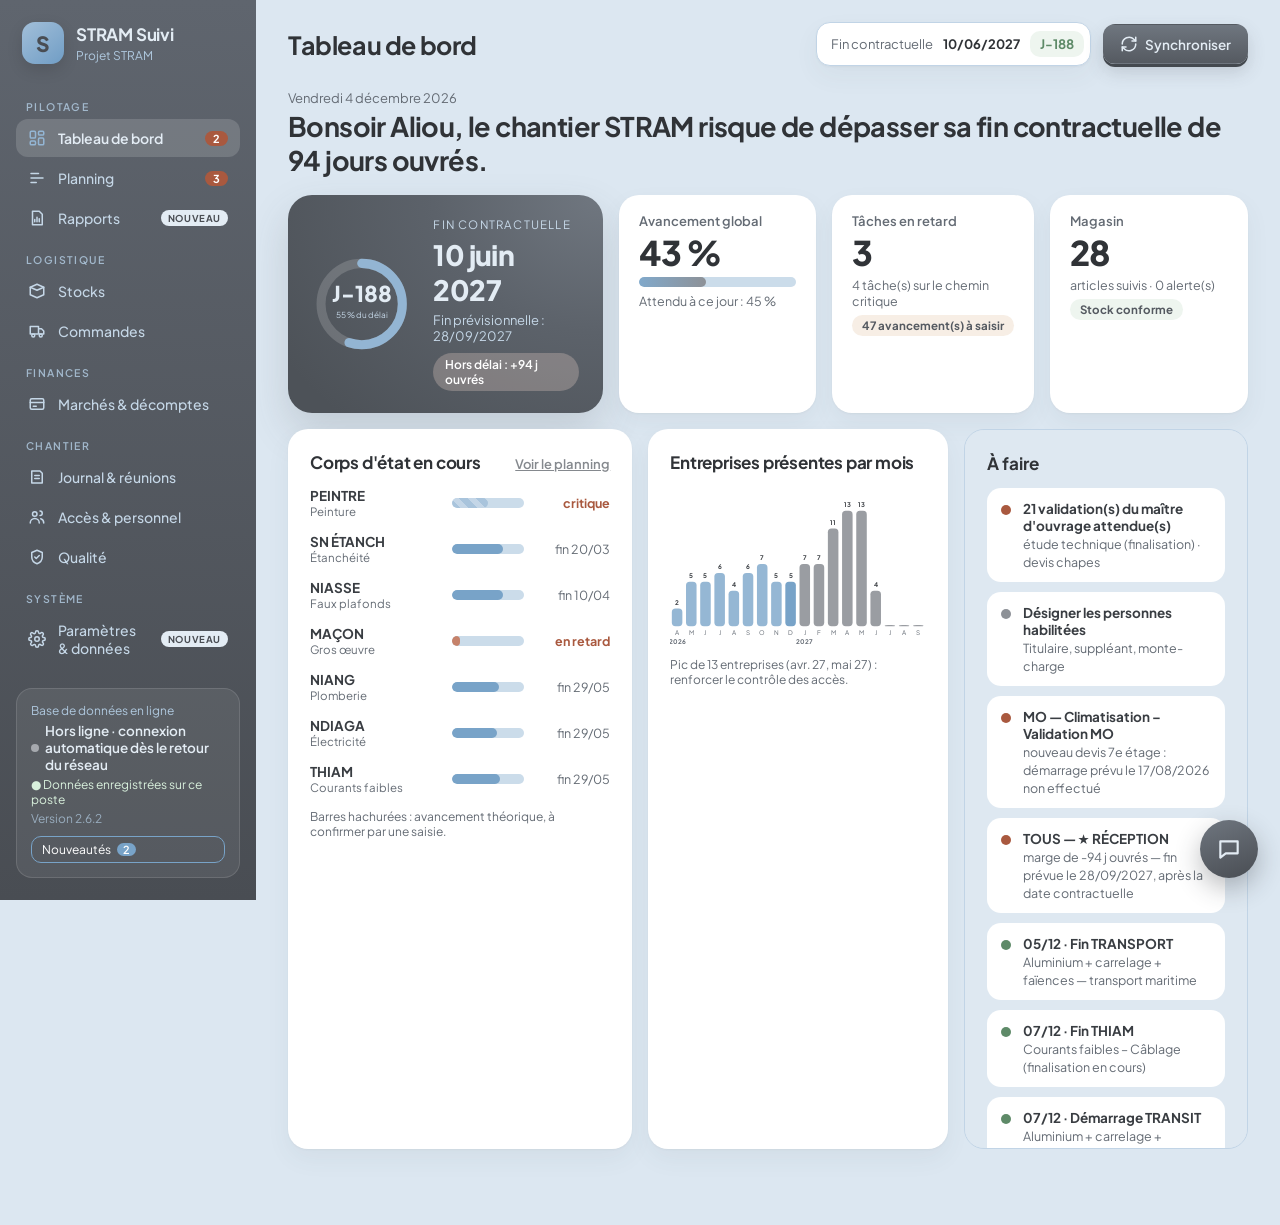
<file: stram/index.html>
<!doctype html>
<html lang="fr">
<head>
<meta charset="utf-8">
<meta name="viewport" content="width=device-width, initial-scale=1, viewport-fit=cover">
<meta name="theme-color" content="#555A61">
<meta http-equiv="Content-Security-Policy" content="default-src 'self'; script-src 'self'; style-src 'self' 'unsafe-inline'; img-src 'self' data: blob:; connect-src 'self' https://raqlhspskrzveduntove.supabase.co wss://raqlhspskrzveduntove.supabase.co">
<title>STRAM Suivi — Plateforme de suivi du projet</title>
<link rel="manifest" href="manifest.webmanifest">
<link rel="icon" href="icons/icon-192.png">
<link rel="apple-touch-icon" href="icons/icon-192.png">
<link rel="stylesheet" href="css/app.css">
</head>
<body>
<div id="app">
  <aside id="side">
    <div class="brand">
      <div class="logo-mark">S</div>
      <div><b>STRAM Suivi</b><small id="brandSub">Pilotage de chantier</small></div>
    </div>
    <nav id="nav"></nav>
    <div class="side-foot">
      <span>Base de données en ligne</span>
      <b id="lastSync" class="cloud-st off">Non connectée</b>
      <div id="saveState">● Données enregistrées sur ce poste</div>
      <div class="ver">Version <span id="ver">2.6.2</span></div>
    </div>
  </aside>
  <div id="main">
    <header id="top">
      <button class="icon-btn" id="menuBtn" title="Menu">☰</button>
      <div class="crumb"><h1 id="pageTitle">Tableau de bord</h1><span id="pageSub"></span></div>
      <div class="top-right">
        <div class="countdown" id="countdown"></div>
        <button class="btn primary" id="btnSync" title="Synchroniser avec le mobile ou le PC">Synchroniser</button>
      </div>
    </header>
    <section id="view"></section>
  </div>
</div>
<nav id="bottomNav"></nav>
<script src="vendor/xlsx.full.min.js"></script>
<script src="vendor/qrcode.js"></script>
<script src="vendor/jsQR.js"></script>
<script src="js/util.js"></script>
<script src="js/seed.js"></script>
<script src="js/store.js"></script>
<script src="js/nomenclature.js"></script>
<script src="js/planning.js"></script>
<script src="js/import.js"></script>
<script src="js/planning_v5.js"></script>
<script src="js/ui.js"></script>
<script src="js/nouveautes.js"></script>
<script src="js/sync.js"></script>
<script src="js/uix.js"></script>
<script src="js/app.js"></script>
<script src="js/modules/dashboard.js"></script>
<script src="js/modules/planning.js"></script>
<script src="js/modules/stock.js"></script>
<script src="js/modules/commandes.js"></script>
<script src="js/modules/finances.js"></script>
<script src="js/modules/chantier.js"></script>
<script src="js/modules/acces.js"></script>
<script src="js/modules/rapports.js"></script>
<script src="js/modules/qualite.js"></script>
<script src="js/modules/parametres.js"></script>
<script src="js/assistant.js"></script>
<script src="js/auth.js"></script>
<script src="js/boot.js"></script>
</body>
</html>
</file>
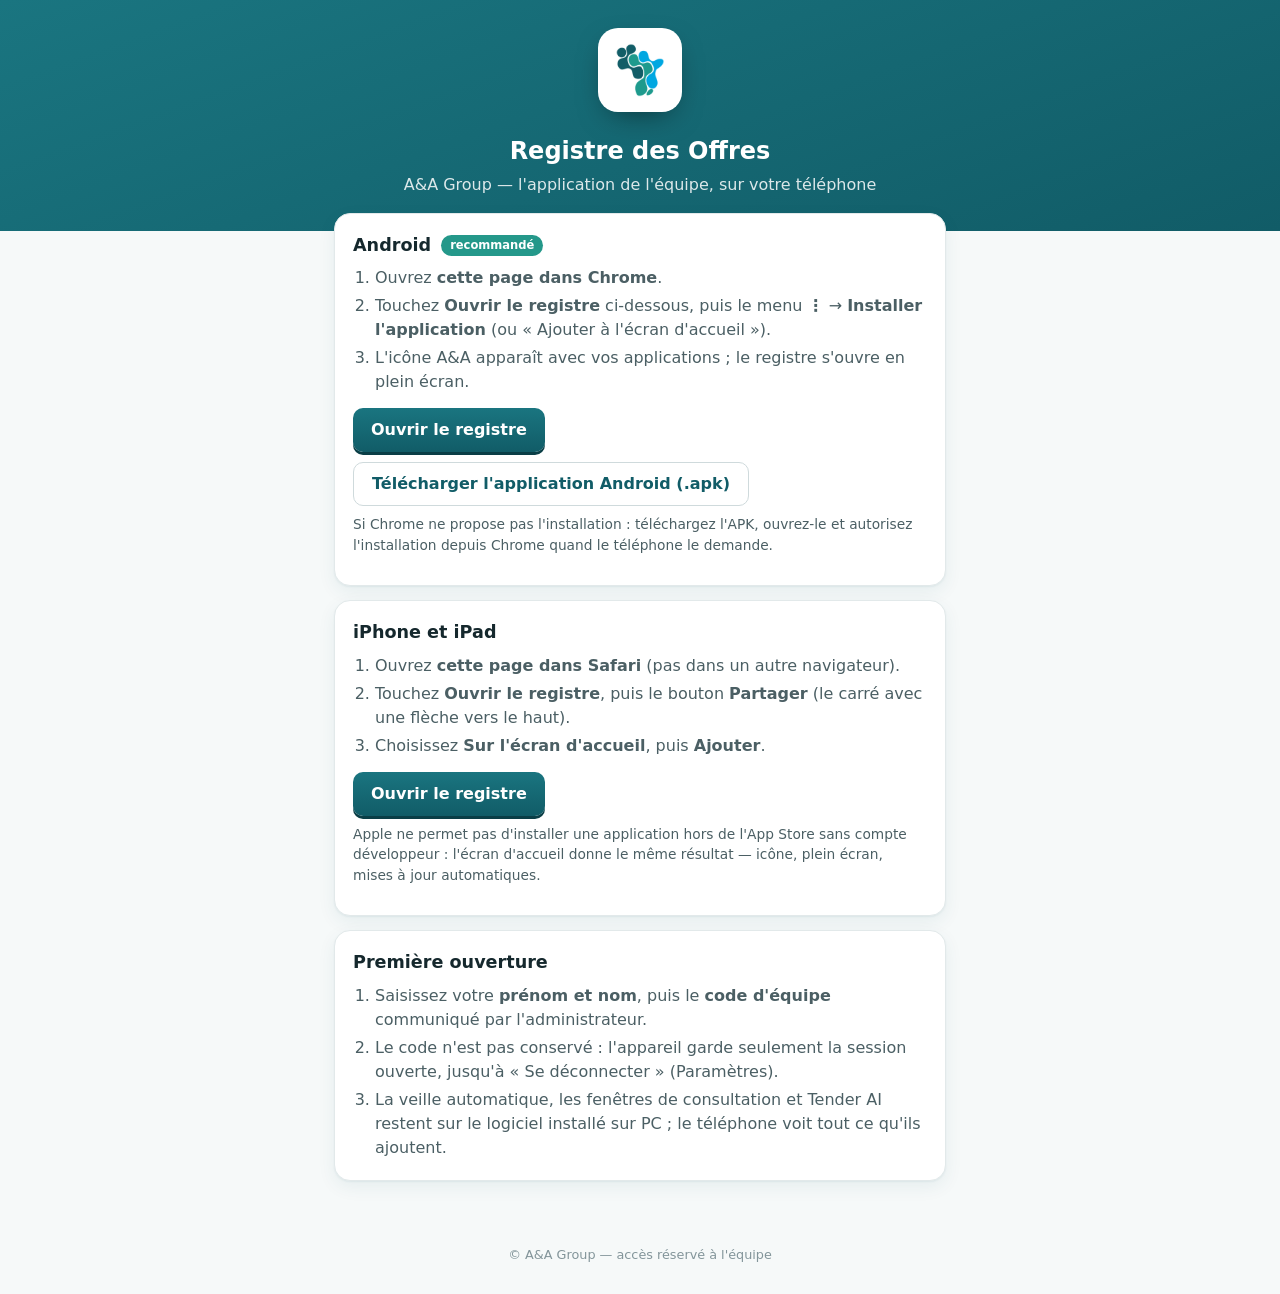
<file: installer.html>
<!doctype html>
<html lang="fr">
<head>
<meta charset="utf-8">
<meta name="viewport" content="width=device-width, initial-scale=1, viewport-fit=cover">
<meta http-equiv="Content-Security-Policy" content="default-src 'self'; style-src 'self' 'unsafe-inline'; img-src 'self' data:; script-src 'none'; object-src 'none'; base-uri 'self'; form-action 'none'">
<meta name="theme-color" content="#115C67">
<meta name="robots" content="noindex">
<title>Installer le Registre des Offres — A&amp;A Group</title>
<link rel="icon" href="icones/favicon-64.png">
<style>
  :root{ --vert:#115C67; --teal:#24988A; --ciel:#00A7E1; --encre:#15282D; --gris:#4B5F64; --ligne:#E2E9EA; --fond:#F6F9F9; }
  *{ box-sizing:border-box; }
  body{ margin:0; font-family:"Bahnschrift","Barlow","Segoe UI",system-ui,sans-serif; color:var(--encre); background:var(--fond); line-height:1.5; }
  header{ background:linear-gradient(160deg,#1A7580,var(--vert)); color:#fff; padding:calc(28px + env(safe-area-inset-top,0px)) 20px 34px; text-align:center; }
  header img{ width:84px; height:84px; border-radius:20px; background:#fff; padding:8px; box-shadow:0 10px 30px -12px rgba(0,0,0,.6); }
  header h1{ font-size:1.5rem; margin:14px 0 4px; }
  header p{ margin:0; opacity:.85; }
  main{ max-width:640px; margin:-18px auto 0; padding:0 14px 40px; }
  .carte{ background:#fff; border:1px solid var(--ligne); border-radius:16px; padding:18px 18px 16px; margin-bottom:14px; box-shadow:0 1px 2px rgba(17,92,103,.06),0 6px 18px rgba(17,92,103,.07); }
  .carte h2{ font-size:1.1rem; margin:0 0 8px; display:flex; align-items:center; gap:10px; }
  .pastille{ font-size:.72rem; font-weight:700; color:#fff; background:var(--teal); border-radius:999px; padding:2px 9px; }
  ol{ margin:6px 0 0; padding-left:22px; color:var(--gris); }
  li{ margin:4px 0; }
  .btn{ display:inline-flex; align-items:center; justify-content:center; gap:8px; min-height:44px; padding:0 18px; border-radius:10px; font-weight:700; text-decoration:none; color:#fff; background:linear-gradient(180deg,#1A7580,var(--vert)); box-shadow:0 3px 0 #0A3E46; margin-top:10px; }
  .btn.second{ background:#fff; color:var(--vert); border:1px solid #CFDADC; box-shadow:none; }
  .note{ font-size:.86rem; color:var(--gris); margin-top:8px; }
  footer{ text-align:center; font-size:.8rem; color:#83959A; padding:10px 0 30px; }
</style>
</head>
<body>
<header>
  <img src="icones/icone-192.png" alt="">
  <h1>Registre des Offres</h1>
  <p>A&amp;A Group — l'application de l'équipe, sur votre téléphone</p>
</header>
<main>
  <section class="carte">
    <h2>Android <span class="pastille">recommandé</span></h2>
    <ol>
      <li>Ouvrez <b>cette page dans Chrome</b>.</li>
      <li>Touchez <b>Ouvrir le registre</b> ci-dessous, puis le menu <b>⋮</b> → <b>Installer l'application</b> (ou « Ajouter à l'écran d'accueil »).</li>
      <li>L'icône A&amp;A apparaît avec vos applications ; le registre s'ouvre en plein écran.</li>
    </ol>
    <a class="btn" href="./">Ouvrir le registre</a>
    <a class="btn second" href="apk/registre-aa.apk" download>Télécharger l'application Android (.apk)</a><p class="note">Si Chrome ne propose pas l'installation : téléchargez l'APK, ouvrez-le et autorisez l'installation depuis Chrome quand le téléphone le demande.</p>
  </section>

  <section class="carte">
    <h2>iPhone et iPad</h2>
    <ol>
      <li>Ouvrez <b>cette page dans Safari</b> (pas dans un autre navigateur).</li>
      <li>Touchez <b>Ouvrir le registre</b>, puis le bouton <b>Partager</b> (le carré avec une flèche vers le haut).</li>
      <li>Choisissez <b>Sur l'écran d'accueil</b>, puis <b>Ajouter</b>.</li>
    </ol>
    <a class="btn" href="./">Ouvrir le registre</a>
    <p class="note">Apple ne permet pas d'installer une application hors de l'App Store sans compte développeur : l'écran d'accueil donne le même résultat — icône, plein écran, mises à jour automatiques.</p>
  </section>

  <section class="carte">
    <h2>Première ouverture</h2>
    <ol>
      <li>Saisissez votre <b>prénom et nom</b>, puis le <b>code d'équipe</b> communiqué par l'administrateur.</li>
      <li>Le code n'est pas conservé : l'appareil garde seulement la session ouverte, jusqu'à « Se déconnecter » (Paramètres).</li>
      <li>La veille automatique, les fenêtres de consultation et Tender AI restent sur le logiciel installé sur PC ; le téléphone voit tout ce qu'ils ajoutent.</li>
    </ol>
  </section>
</main>
<footer>© A&amp;A Group — accès réservé à l'équipe</footer>
</body>
</html>
</file>
<file: styles.css>
/* ==========================================================================
   A&A Group — Registre des Offres
   Charte : vert foncé #115C67 · vert clair #24988A · bleu ciel #00A7E1
            bleu #2F75B5 · police Bahnschrift (repli Barlow / Segoe UI)
   ========================================================================== */
:root{
  color-scheme: light;
  --aa-dark:#115C67;  --aa-dark-hover:#0C4851; --aa-dark-50:#E8F1F2;
  --aa-teal:#24988A;  --aa-teal-50:#E7F5F3;
  --aa-sky:#00A7E1;   --aa-sky-50:#E5F6FC;
  --aa-blue:#2F75B5;  --aa-blue-50:#EAF1F9;

  --ink:#15282D; --ink-2:#4B5F64; --ink-3:#83959A;
  --bg:#FFFFFF; --bg-soft:#F6F9F9; --bg-muted:#EEF3F4;
  --line:#E2E9EA; --line-strong:#CFDADC;

  --crit:#D1434B; --crit-50:#FDECEE;
  --warn:#B7791F; --warn-50:#FDF4E3;
  --ok:#24988A;   --ok-50:#E7F5F3;

  --radius:12px; --radius-sm:8px;
  --shadow-sm:0 1px 2px rgba(17,92,103,.06);
  --shadow:0 1px 2px rgba(17,92,103,.05), 0 6px 18px rgba(17,92,103,.07);
  --shadow-lg:0 24px 64px rgba(10,40,45,.22);
  --rail-w:248px;
  --font:"Bahnschrift","Barlow","Segoe UI",system-ui,sans-serif;
}

*{ box-sizing:border-box; }
html,body{ margin:0; background:var(--bg); color:var(--ink); font-family:var(--font); font-size:14px; -webkit-font-smoothing:antialiased; }
h1,h2,h3,p{ margin:0; }
button,input,select,textarea{ font:inherit; color:inherit; }
a{ color:var(--aa-dark); }
:focus-visible{ outline:2px solid var(--aa-sky); outline-offset:2px; }
[hidden]{ display:none !important; }

.ico{ width:16px; height:16px; flex:none; fill:none; stroke:currentColor; stroke-width:2; stroke-linecap:round; stroke-linejoin:round; }

/* ------------------------------------------------------------ Boutons */
.btn{ display:inline-flex; align-items:center; justify-content:center; gap:8px; height:38px; padding:0 14px; border-radius:var(--radius-sm); border:1px solid var(--line-strong); background:var(--bg); color:var(--ink); font-weight:600; font-size:.93rem; cursor:pointer; white-space:nowrap; transition:background .15s, border-color .15s, color .15s, box-shadow .15s; }
.btn:hover{ border-color:var(--aa-dark); color:var(--aa-dark); background:var(--aa-dark-50); }
.btn.primary{ border:none; color:#fff; background:linear-gradient(180deg,#1A7580,#115C67);
  box-shadow:0 3px 0 #0A3E46, 0 10px 20px -10px rgba(17,92,103,.65); transition:transform .08s, box-shadow .08s, filter .15s; }
.btn.primary:hover{ color:#fff; filter:brightness(1.06); }
.btn.primary:active{ transform:translateY(3px); box-shadow:0 0 0 #0A3E46, 0 3px 8px -5px rgba(17,92,103,.6); }
.btn.go{ border:none; color:#fff; background:linear-gradient(180deg,#2FAE9E,#24988A);
  box-shadow:0 3px 0 #176B61, 0 10px 20px -10px rgba(36,152,138,.6); transition:transform .08s, box-shadow .08s, filter .15s; }
.btn.go:hover{ color:#fff; filter:brightness(1.06); }
.btn.go:active{ transform:translateY(3px); box-shadow:0 0 0 #176B61; }
.btn.nogo{ border:none; color:#fff; background:linear-gradient(180deg,#DC5860,#D1434B);
  box-shadow:0 3px 0 #93262D, 0 10px 20px -10px rgba(209,67,75,.6); transition:transform .08s, box-shadow .08s, filter .15s; }
.btn.nogo:hover{ color:#fff; filter:brightness(1.06); }
.btn.nogo:active{ transform:translateY(3px); box-shadow:0 0 0 #93262D; }
.btn.primary:disabled, .btn.go:disabled, .btn.nogo:disabled{ transform:none; }
.btn.small{ height:32px; padding:0 11px; font-size:.86rem; }
.btn:disabled{ opacity:.55; cursor:progress; }
.btn.is-busy .ico{ animation:spin 1s linear infinite; }
.icon-btn{ width:36px; height:36px; display:inline-flex; align-items:center; justify-content:center; border-radius:var(--radius-sm); border:1px solid transparent; background:transparent; color:var(--ink-2); cursor:pointer; }
.icon-btn:hover{ background:var(--bg-muted); color:var(--aa-dark); }
.icon-btn .ico{ width:18px; height:18px; }
.link-btn{ border:none; background:none; color:var(--aa-dark); font-weight:600; font-size:.85rem; cursor:pointer; padding:2px 0; }
.link-btn:hover{ text-decoration:underline; }
@keyframes spin{ to{ transform:rotate(360deg); } }

/* ------------------------------------------------- Coquille : rail + travail */
.shell{ display:grid; grid-template-columns:var(--rail-w) minmax(0,1fr); min-height:100vh; }
.workspace{ min-width:0; display:flex; flex-direction:column; background:var(--bg); padding-bottom:88px; }
/* padding-bottom : de quoi faire défiler les dernières lignes au-dessus de
   la bulle de l'assistant, qui flotte en bas à droite. */

/* ------------------------------------------------------------ Rail latéral */
.rail{
  position:sticky; top:0; align-self:start; height:100vh; z-index:30;
  display:flex; flex-direction:column; gap:4px; padding:16px 12px 14px;
  background:linear-gradient(180deg,#0F5259 0%,#115C67 45%,#124F5B 100%);
  color:#DCEBEB; box-shadow:1px 0 0 rgba(0,0,0,.12), 6px 0 28px -22px rgba(0,0,0,.9);
}
.rail-brand{ padding:4px 8px 14px; }
.rail-logo{ display:block; width:100%; max-width:150px; height:auto; }
.rail-mark{ display:none; width:40px; height:40px; border-radius:11px; background:rgba(255,255,255,.15);
  align-items:center; justify-content:center; font-size:.86rem; font-weight:700; color:#fff; letter-spacing:.01em; }
.rail-app{ margin-top:9px; font-size:.82rem; font-weight:600; letter-spacing:.06em; text-transform:uppercase; color:rgba(255,255,255,.62); }
.rail-nav{ display:flex; flex-direction:column; gap:3px; }
.rail-sep{ height:1px; margin:12px 10px; background:rgba(255,255,255,.13); }

.nav-item{
  display:flex; align-items:center; gap:11px; width:100%; text-align:left;
  padding:10px 12px; border:none; border-radius:10px; background:transparent;
  color:#C5DEDE; font-size:.9rem; font-weight:500; cursor:pointer;
  transition:background .15s, color .15s, transform .12s, box-shadow .15s;
}
.nav-item .ico{ width:18px; height:18px; flex:none; opacity:.9; }
.nav-label{ flex:1; min-width:0; overflow:hidden; text-overflow:ellipsis; white-space:nowrap; }
.nav-item:hover{ background:rgba(255,255,255,.1); color:#fff; }
.nav-item:active{ transform:translateY(1px); }
.nav-item.is-active{ background:#fff; color:var(--aa-dark); font-weight:700; box-shadow:0 8px 18px -12px rgba(0,0,0,.75); }
.nav-item.is-active .ico{ opacity:1; }
.nav-n{ font-size:.74rem; font-weight:700; background:rgba(255,255,255,.17); color:#EAF6F6; border-radius:999px; padding:1px 8px; flex:none; }
.nav-n:empty{ display:none; }
.nav-item.is-active .nav-n{ background:var(--aa-dark-50); color:var(--aa-dark); }
.rail-nav-tools .nav-item{ font-size:.86rem; color:#AFCFD0; }

.rail-foot{ margin-top:auto; padding-top:14px; display:flex; flex-direction:column; gap:8px; }
.rail-veille{
  display:flex; align-items:flex-start; gap:10px; text-align:left; width:100%;
  padding:10px 12px; border:1px solid rgba(255,255,255,.14); border-radius:10px;
  background:rgba(255,255,255,.06); color:#CFE6E6; cursor:pointer;
  transition:background .15s, border-color .15s, transform .12s;
}
.rail-veille:hover{ background:rgba(255,255,255,.12); border-color:rgba(255,255,255,.26); }
.rail-veille:active{ transform:translateY(1px); }
.rail-veille .ico{ width:16px; height:16px; margin-top:2px; flex:none; }
.rail-veille > span{ min-width:0; display:block; }
.rail-veille-when{ display:block; font-size:.78rem; font-weight:700; color:#fff; }
.rail-veille-text{ display:-webkit-box; -webkit-line-clamp:2; -webkit-box-orient:vertical; overflow:hidden; font-size:.74rem; line-height:1.35; color:#9FC4C4; margin-top:1px; }
.rail-veille[data-state="running"] .ico{ animation:spin 1.6s linear infinite; }
.rail-veille[data-state="running"]{ border-color:rgba(0,167,225,.5); }
.rail-veille[data-state="error"]{ border-color:rgba(255,150,155,.45); background:rgba(209,67,75,.16); }
.rail-veille[data-state="error"] .rail-veille-text{ color:#FFC2C6; }

.rail-user{
  display:flex; align-items:center; gap:10px; width:100%; text-align:left;
  padding:8px 10px; border:1px solid rgba(255,255,255,.14); border-radius:10px;
  background:rgba(255,255,255,.06); color:#fff; cursor:pointer;
  transition:background .15s, border-color .15s;
}
.rail-user:hover{ background:rgba(255,255,255,.13); border-color:rgba(255,255,255,.26); }
.rail-user-body{ min-width:0; display:block; }
.rail-user .user-name{ display:block; font-size:.86rem; font-weight:600; overflow:hidden; text-overflow:ellipsis; white-space:nowrap; }
.avatar{ width:30px; height:30px; border-radius:50%; display:inline-flex; align-items:center; justify-content:center; background:linear-gradient(135deg,var(--aa-sky),var(--aa-teal)); color:#fff; font-size:.78rem; font-weight:700; flex:none; }
.avatar.sm{ width:22px; height:22px; font-size:.65rem; }
.rail-user.is-empty .avatar{ background:rgba(255,255,255,.18); color:#DCEBEB; }

.conn{ display:inline-flex; align-items:center; gap:6px; font-size:.74rem; font-weight:500; color:#9FC4C4; max-width:100%; }
.conn span:last-child{ overflow:hidden; text-overflow:ellipsis; white-space:nowrap; }
.conn .dot{ width:7px; height:7px; border-radius:50%; background:#9FC4C4; flex:none; }
.conn[data-state="live"]{ color:#8FE0D2; }
.conn[data-state="live"] .dot{ background:#4FD6C0; box-shadow:0 0 0 3px rgba(79,214,192,.22); }
.conn[data-state="offline"]{ color:#FFB4B8; }
.conn[data-state="offline"] .dot{ background:#FF8A90; }
.conn[data-state="connecting"] .dot{ background:#FFD27A; }

/* ------------------------------------------------------------ Barre haute */
.topbar{ position:sticky; top:0; z-index:20; display:flex; align-items:center; gap:16px; padding:12px 28px; background:rgba(255,255,255,.92); backdrop-filter:blur(10px); border-bottom:1px solid var(--line); }
.global-search{ flex:1; max-width:620px; display:flex; align-items:center; gap:10px; height:42px; padding:0 12px 0 14px; border:1px solid var(--line); border-radius:999px; background:var(--bg-soft); color:var(--ink-3); transition:border-color .15s, background .15s, box-shadow .15s; }
.global-search:focus-within{ background:#fff; border-color:var(--aa-teal); box-shadow:0 0 0 4px var(--aa-teal-50); }
.global-search .ico{ width:18px; height:18px; }
.global-search input{ flex:1; border:none; background:transparent; outline:none; color:var(--ink); font-size:.95rem; min-width:0; }
.global-search input::-webkit-search-cancel-button{ cursor:pointer; }
.global-search kbd{ font-family:var(--font); font-size:.72rem; color:var(--ink-3); border:1px solid var(--line-strong); border-radius:6px; padding:1px 6px; background:#fff; }

/* ------------------------------------------------------------ Page */
.page{ max-width:1560px; margin:0 auto; padding:22px 28px 64px; width:100%; }
.page-head{ display:flex; align-items:flex-end; justify-content:space-between; gap:16px; flex-wrap:wrap; margin-bottom:18px; }
.page-head h1{ font-size:1.7rem; font-weight:700; color:var(--ink); letter-spacing:-.01em; }
.page-sub{ color:var(--ink-3); margin-top:2px; font-size:.92rem; }
.page-actions{ display:flex; gap:10px; flex-wrap:wrap; }

/* ------------------------------------------------------------ Veille */
.veille{ display:flex; gap:14px; align-items:flex-start; padding:14px 18px; border:1px solid var(--line); border-radius:var(--radius); background:linear-gradient(90deg,var(--aa-sky-50),#fff 55%); margin-bottom:18px; }
.veille-icon{ width:38px; height:38px; border-radius:10px; background:#fff; border:1px solid var(--line); color:var(--aa-sky); display:flex; align-items:center; justify-content:center; flex:none; }
.veille-icon .ico{ width:20px; height:20px; }
.veille[data-state="running"] .veille-icon .ico{ animation:spin 1.6s linear infinite; }
.veille[data-state="error"]{ background:linear-gradient(90deg,var(--crit-50),#fff 55%); }
.veille[data-state="error"] .veille-icon{ color:var(--crit); }
.veille[data-state="ok"] .veille-icon{ color:var(--aa-teal); }
.veille-body{ flex:1; min-width:0; }
.veille-title{ font-weight:700; color:var(--ink); display:flex; align-items:baseline; gap:10px; flex-wrap:wrap; }
.veille-when{ font-weight:400; font-size:.82rem; color:var(--ink-3); }
.veille-text{ color:var(--ink-2); font-size:.9rem; margin-top:2px; }
.veille-sources{ display:flex; flex-wrap:wrap; gap:8px; margin-top:8px; }
.veille-sources:empty{ display:none; }
.src-chip{ display:inline-flex; align-items:center; gap:6px; height:26px; padding:0 10px; border-radius:999px; background:#fff; border:1px solid var(--line); font-size:.8rem; color:var(--ink-2); }
.src-chip::before{ content:""; width:7px; height:7px; border-radius:50%; background:var(--ink-3); }
.src-chip.ok::before{ background:var(--ok); }
.src-chip.error{ border-color:#F3C5C9; color:var(--crit); }
.src-chip.error::before{ background:var(--crit); }
.src-chip.running::before{ background:var(--warn); animation:pulse 1s ease-in-out infinite; }
.src-chip b{ color:var(--ink); font-weight:600; }
@keyframes pulse{ 50%{ opacity:.3; } }
.veille-error{ margin-top:8px; font-size:.84rem; color:var(--crit); background:#fff; border:1px solid #F3C5C9; border-radius:var(--radius-sm); padding:8px 10px; white-space:pre-wrap; word-break:break-word; }

/* ------------------------------------------------------------ Indicateurs */
.kpis{ display:grid; grid-template-columns:repeat(4,minmax(0,1fr)); gap:14px; margin-bottom:18px; }
.kpi{
  position:relative; text-align:left; padding:14px 16px 13px; border-radius:var(--radius); border:none; overflow:hidden;
  color:#fff; cursor:pointer; isolation:isolate;
  background:linear-gradient(140deg, var(--kpi-color,var(--aa-dark)), var(--kpi-deep,#0B3E46));
  box-shadow:0 10px 22px -16px var(--kpi-color,var(--aa-dark));
  transition:transform .15s, box-shadow .15s, filter .15s;
}
.kpi::before{ content:""; position:absolute; inset:0; z-index:-1; background:linear-gradient(160deg,rgba(255,255,255,.16),rgba(255,255,255,0) 55%); }
.kpi:hover{ transform:translateY(-3px); box-shadow:0 20px 30px -18px var(--kpi-color,var(--aa-dark)); filter:saturate(1.08); }
.kpi:active{ transform:translateY(-1px); }
.kpi.is-active{ box-shadow:0 0 0 3px #fff, 0 0 0 5px var(--kpi-color,var(--aa-dark)), 0 16px 26px -18px var(--kpi-color,var(--aa-dark)); }
.kpi-top{ display:flex; align-items:center; justify-content:space-between; gap:10px; color:rgba(255,255,255,.86); font-size:.84rem; font-weight:500; }
.kpi-top span{ min-width:0; overflow:hidden; text-overflow:ellipsis; white-space:nowrap; }
.kpi-top .ico{ color:rgba(255,255,255,.85); width:18px; height:18px; flex:none; }
.kpi-value{ font-size:2rem; font-weight:700; color:#fff; margin-top:4px; font-variant-numeric:tabular-nums; line-height:1.1; }
.kpi-hint{ font-size:.79rem; color:rgba(255,255,255,.82); margin-top:1px; overflow:hidden; text-overflow:ellipsis; white-space:nowrap; }
.kpi-spark{ display:block; width:100%; height:24px; margin-top:7px; overflow:visible; }
.kpi-spark path{ fill:none; stroke:#fff; stroke-opacity:.8; stroke-width:2; stroke-linecap:round; stroke-linejoin:round; }
.kpi-spark .area{ fill:#fff; fill-opacity:.14; stroke:none; }

/* ------------------------------------------------------------ Onglets filiales */
.filiale-tabs{ display:flex; gap:8px; flex-wrap:wrap; margin-bottom:20px; padding-bottom:2px; }
.ftab{ display:inline-flex; align-items:center; gap:8px; height:36px; padding:0 14px; border-radius:999px; border:1px solid var(--line); background:#fff; color:var(--ink-2); font-weight:600; font-size:.88rem; cursor:pointer; transition:all .15s; }
.ftab:hover{ border-color:var(--line-strong); color:var(--ink); }
.ftab .fdot{ width:9px; height:9px; border-radius:50%; background:var(--f,var(--ink-3)); }
.ftab .n{ font-weight:600; font-size:.78rem; min-width:22px; height:20px; padding:0 6px; border-radius:999px; background:var(--bg-muted); color:var(--ink-2); display:inline-flex; align-items:center; justify-content:center; }
.ftab.is-active{ background:var(--f,var(--aa-dark)); border-color:var(--f,var(--aa-dark)); color:#fff; }
.ftab.is-active .fdot{ background:#fff; }
.ftab.is-active .n{ background:rgba(255,255,255,.22); color:#fff; }

/* Couleurs par filiale */
.f-strategy{ --f:#115C67; --f-50:#E8F1F2; }
.f-finance{ --f:#24988A; --f-50:#E7F5F3; }
.f-delivery{ --f:#00A7E1; --f-50:#E5F6FC; }
.f-knowledge{ --f:#2F75B5; --f-50:#EAF1F9; }
.f-none{ --f:#83959A; --f-50:#EEF3F4; }

/* ------------------------------------------------------------ Mise en page */
.layout{ display:grid; grid-template-columns:250px minmax(0,1fr); gap:24px; align-items:start; }

.filters{ position:sticky; top:130px; max-height:calc(100vh - 104px); overflow-y:auto; border:1px solid var(--line); border-radius:var(--radius); background:#fff; padding:6px 0; }
.filters-head{ display:flex; align-items:center; justify-content:space-between; padding:10px 16px 8px; font-weight:700; }
.filters-head span{ display:inline-flex; align-items:center; gap:8px; }
.fgroup{ border-top:1px solid var(--line); }
.fgroup summary{ list-style:none; display:flex; align-items:center; justify-content:space-between; padding:11px 16px; cursor:pointer; font-size:.8rem; font-weight:700; text-transform:uppercase; letter-spacing:.05em; color:var(--ink-2); user-select:none; }
.fgroup summary::-webkit-details-marker{ display:none; }
.fgroup summary .sel{ text-transform:none; letter-spacing:0; font-weight:600; font-size:.75rem; color:#fff; background:var(--aa-teal); border-radius:999px; padding:0 7px; margin-left:6px; }
.fgroup summary .ico{ transition:transform .15s; color:var(--ink-3); }
.fgroup[open] summary .ico{ transform:rotate(180deg); }
.fopts{ padding:0 10px 10px; display:flex; flex-direction:column; gap:1px; }
.fopt{ display:flex; align-items:center; gap:9px; padding:6px 8px; border-radius:6px; cursor:pointer; font-size:.9rem; color:var(--ink); }
.fopt:hover{ background:var(--bg-soft); }
.fopt input{ width:16px; height:16px; accent-color:var(--aa-dark); margin:0; flex:none; }
.fopt .lbl{ flex:1; min-width:0; overflow:hidden; text-overflow:ellipsis; white-space:nowrap; }
.fopt .n{ font-size:.78rem; color:var(--ink-3); font-variant-numeric:tabular-nums; }

/* ------------------------------------------------------------ Priorités */
.priority{ border:1px solid #F1D3D6; background:linear-gradient(180deg,#FFF8F8,#fff); border-radius:var(--radius); padding:12px 14px; margin-bottom:16px; }
.priority-head{ display:flex; align-items:baseline; gap:10px; margin-bottom:8px; flex-wrap:wrap; }
.priority-title{ display:inline-flex; align-items:center; gap:8px; font-weight:700; color:var(--crit); }
.priority-sub{ color:var(--ink-3); font-size:.84rem; }
.priority-rows{ display:flex; flex-direction:column; gap:4px; }
.prow{ display:grid; grid-template-columns:auto minmax(0,1fr) auto; gap:12px; align-items:center; padding:8px 10px; border-radius:var(--radius-sm); cursor:pointer; background:#fff; border:1px solid transparent; text-align:left; width:100%; }
.prow:hover{ border-color:var(--line-strong); box-shadow:var(--shadow-sm); }
.prow .t{ font-weight:600; overflow:hidden; text-overflow:ellipsis; white-space:nowrap; }
.prow .e{ color:var(--ink-3); font-size:.84rem; white-space:nowrap; }

/* ------------------------------------------------------------ Barre d'outils */
.toolbar{ display:flex; align-items:center; justify-content:space-between; gap:12px; margin-bottom:14px; flex-wrap:wrap; }
.toolbar-left{ display:flex; align-items:center; gap:10px; flex-wrap:wrap; min-width:0; }
.toolbar-right{ display:flex; align-items:center; gap:10px; }
.result-count{ font-weight:700; font-size:1rem; }
.active-chips{ display:flex; gap:6px; flex-wrap:wrap; }
.achip{ display:inline-flex; align-items:center; gap:4px; height:26px; padding:0 4px 0 10px; border-radius:999px; background:var(--aa-dark-50); color:var(--aa-dark); font-size:.8rem; font-weight:600; border:none; cursor:pointer; }
.achip .ico{ width:14px; height:14px; }
.achip:hover{ background:#D4E6E8; }
.select-wrap{ display:inline-flex; align-items:center; gap:8px; color:var(--ink-3); font-size:.85rem; }
.select-wrap select{ height:36px; border:1px solid var(--line-strong); border-radius:var(--radius-sm); background:#fff; padding:0 10px; color:var(--ink); font-weight:500; cursor:pointer; }
.view-toggle{ display:inline-flex; border:1px solid var(--line-strong); border-radius:var(--radius-sm); overflow:hidden; }
.view-toggle button{ width:38px; height:34px; border:none; background:#fff; color:var(--ink-3); cursor:pointer; display:flex; align-items:center; justify-content:center; }
.view-toggle button + button{ border-left:1px solid var(--line-strong); }
.view-toggle button.is-active{ background:var(--aa-dark); color:#fff; }

/* ------------------------------------------------------------ Cartes */
.grid{ display:grid; grid-template-columns:repeat(auto-fill,minmax(310px,1fr)); gap:14px; }
.card{ position:relative; display:flex; flex-direction:column; gap:10px; text-align:left; padding:16px 16px 14px 20px; border-radius:var(--radius); border:1px solid var(--line); background:#fff; cursor:pointer; overflow:hidden; transition:box-shadow .15s, border-color .15s, transform .15s; }
.card::before{ content:""; position:absolute; left:0; top:0; bottom:0; width:4px; background:var(--f); }
.card:hover{ box-shadow:var(--shadow); border-color:var(--line-strong); transform:translateY(-2px); }
.card-top{ display:flex; align-items:center; justify-content:space-between; gap:8px; }
.card h3{ font-size:1.02rem; font-weight:600; line-height:1.35; color:var(--ink); display:-webkit-box; -webkit-line-clamp:2; -webkit-box-orient:vertical; overflow:hidden; }
.card .emitter{ font-size:.86rem; color:var(--ink-2); margin-top:-4px; overflow:hidden; text-overflow:ellipsis; white-space:nowrap; }
.card-meta{ display:flex; flex-wrap:wrap; gap:6px 14px; font-size:.83rem; color:var(--ink-2); }
.card-meta span{ display:inline-flex; align-items:center; gap:5px; min-width:0; }
.card-meta .ico{ width:14px; height:14px; color:var(--ink-3); }
.card-foot{ display:flex; align-items:center; justify-content:space-between; gap:8px; margin-top:auto; padding-top:10px; border-top:1px solid var(--line); }
.card-foot-left{ display:flex; align-items:center; gap:8px; min-width:0; }

.fbadge{ display:inline-flex; align-items:center; gap:6px; height:22px; padding:0 9px; border-radius:6px; background:var(--f-50); color:var(--f); font-size:.76rem; font-weight:700; white-space:nowrap; }
.fbadge::before{ content:""; width:6px; height:6px; border-radius:50%; background:var(--f); }
.f-delivery .fbadge, .fbadge.f-delivery{ color:#0079A6; }
.tag{ display:inline-flex; align-items:center; height:22px; padding:0 8px; border-radius:6px; border:1px solid var(--line); color:var(--ink-2); font-size:.76rem; font-weight:500; white-space:nowrap; }
.tag.auto{ border-color:#B8E4F4; background:var(--aa-sky-50); color:#0079A6; }
.badges{ display:flex; gap:6px; flex-wrap:wrap; align-items:center; }

.wstatus{ display:inline-flex; align-items:center; gap:6px; height:24px; padding:0 9px; border-radius:999px; font-size:.78rem; font-weight:600; background:var(--bg-muted); color:var(--ink-2); white-space:nowrap; }
.wstatus::before{ content:""; width:6px; height:6px; border-radius:50%; background:currentColor; opacity:.8; }
.ws-nouvelle{ background:var(--aa-sky-50); color:#0079A6; }
.ws-qualifier{ background:var(--warn-50); color:var(--warn); }
.ws-encours{ background:var(--aa-blue-50); color:var(--aa-blue); }
.ws-soumise{ background:var(--aa-dark-50); color:var(--aa-dark); }
.ws-gagnee{ background:var(--ok-50); color:#1B7A6F; }
.ws-perdue{ background:var(--bg-muted); color:var(--ink-3); }

.due{ display:inline-flex; align-items:center; gap:6px; height:24px; padding:0 9px; border-radius:999px; font-size:.78rem; font-weight:700; white-space:nowrap; font-variant-numeric:tabular-nums; }
.due .ico{ width:13px; height:13px; }
.due.ouvert{ background:var(--ok-50); color:#1B7A6F; }
.due.proche{ background:var(--warn-50); color:var(--warn); }
.due.critique{ background:var(--crit-50); color:var(--crit); }
.due.cloture{ background:var(--bg-muted); color:var(--ink-3); }
.due.none{ background:var(--bg-muted); color:var(--ink-2); }

/* ------------------------------------------------------------ Tableau */
.table-wrap{ border:1px solid var(--line); border-radius:var(--radius); overflow:auto; background:#fff; }
.table{ width:100%; border-collapse:collapse; font-size:.9rem; }
.table th{ position:sticky; top:0; background:var(--bg-soft); text-align:left; font-size:.76rem; text-transform:uppercase; letter-spacing:.05em; color:var(--ink-2); font-weight:700; padding:10px 12px; border-bottom:1px solid var(--line); white-space:nowrap; }
.table td{ padding:10px 12px; border-bottom:1px solid var(--line); vertical-align:middle; }
.table tbody tr{ cursor:pointer; }
.table tbody tr:hover td{ background:var(--bg-soft); }
.table tbody tr:last-child td{ border-bottom:none; }
.table{ table-layout:fixed; }
.table th:nth-child(1){ width:196px; } .table th:nth-child(3){ width:190px; } .table th:nth-child(4){ width:180px; } .table th:nth-child(5){ width:150px; }
.table .t-main{ min-width:0; }
.table .t-title{ font-weight:600; color:var(--ink); overflow:hidden; text-overflow:ellipsis; white-space:nowrap; }
.table .t-sub{ color:var(--ink-3); font-size:.82rem; overflow:hidden; text-overflow:ellipsis; white-space:nowrap; margin-top:1px; }
.table .muted{ color:var(--ink-2); }
.table .t-amount{ overflow:hidden; text-overflow:ellipsis; white-space:nowrap; }
.t-status{ display:flex; align-items:center; gap:6px; }

/* ------------------------------------------------------------ États vides */
.state{ display:flex; flex-direction:column; align-items:center; gap:8px; padding:56px 20px; text-align:center; color:var(--ink-2); border:1px dashed var(--line-strong); border-radius:var(--radius); }
.state-ico{ width:34px; height:34px; color:var(--ink-3); }
.state-title{ font-weight:700; color:var(--ink); font-size:1.05rem; }
.state .btn{ margin-top:6px; }
.spinner{ width:28px; height:28px; border-radius:50%; border:3px solid var(--aa-teal-50); border-top-color:var(--aa-teal); animation:spin .8s linear infinite; }

/* ------------------------------------------------------------ Dialogues */
dialog{ border:none; padding:0; color:var(--ink); background:#fff; }
dialog::backdrop{ background:rgba(12,38,44,.42); backdrop-filter:blur(2px); }

.drawer{ position:fixed; inset:0 0 0 auto; margin:0; height:100vh; max-height:100vh; width:min(600px,100vw); max-width:100vw; border-left:1px solid var(--line); box-shadow:var(--shadow-lg); flex-direction:column; }
.drawer[open]{ display:flex; animation:slideIn .22s ease-out; }
@keyframes slideIn{ from{ transform:translateX(40px); opacity:0; } to{ transform:none; opacity:1; } }
.drawer-head{ padding:18px 24px 16px; border-bottom:1px solid var(--line); background:linear-gradient(180deg,var(--bg-soft),#fff); }
.drawer-top{ display:flex; align-items:center; justify-content:space-between; gap:10px; margin-bottom:10px; }
.drawer-head h2{ font-size:1.35rem; line-height:1.3; font-weight:700; }
.drawer-emitter{ color:var(--ink-2); margin-top:4px; }
.deadline-box{ display:flex; align-items:center; gap:10px; margin-top:12px; flex-wrap:wrap; color:var(--ink-2); font-size:.9rem; }
.drawer-body{ flex:1; overflow-y:auto; padding:20px 24px 28px; display:flex; flex-direction:column; gap:20px; }
.drawer-body > *{ flex-shrink:0; }
.block-label{ font-size:.76rem; font-weight:700; text-transform:uppercase; letter-spacing:.06em; color:var(--ink-3); margin-bottom:8px; display:flex; align-items:center; gap:8px; }
.count-pill{ text-transform:none; letter-spacing:0; background:var(--bg-muted); color:var(--ink-2); border-radius:999px; padding:0 7px; font-size:.75rem; }
.pipeline{ display:flex; flex-wrap:wrap; gap:6px; }
.pipeline button{ height:32px; padding:0 12px; border-radius:999px; border:1px solid var(--line-strong); background:#fff; color:var(--ink-2); font-weight:600; font-size:.85rem; cursor:pointer; }
.pipeline button:hover{ border-color:var(--aa-dark); color:var(--aa-dark); }
.pipeline button.is-active{ background:var(--aa-dark); border-color:var(--aa-dark); color:#fff; }
.pipeline button.is-active.won{ background:var(--aa-teal); border-color:var(--aa-teal); }
.pipeline button.is-active.lost{ background:var(--ink-3); border-color:var(--ink-3); }
.assign-row{ display:flex; gap:8px; }
.assign-row input{ flex:1; height:36px; border:1px solid var(--line-strong); border-radius:var(--radius-sm); padding:0 12px; background:#fff; }
.assign-row input:focus{ outline:none; border-color:var(--aa-teal); box-shadow:0 0 0 3px var(--aa-teal-50); }
.desc{ line-height:1.6; color:var(--ink); white-space:pre-wrap; }
.facts{ display:grid; grid-template-columns:1fr 1fr; border:1px solid var(--line); border-radius:var(--radius); overflow:hidden; }
.fact{ padding:10px 14px; border-bottom:1px solid var(--line); display:flex; flex-direction:column; gap:2px; min-width:0; }
.fact:nth-child(odd):not(.wide){ border-right:1px solid var(--line); }
.fact.wide{ grid-column:1/-1; }
.fact:last-child{ border-bottom:none; }
.fact span{ font-size:.78rem; color:var(--ink-3); }
.fact b{ font-weight:600; color:var(--ink); word-break:break-word; }
.block-btn{ width:100%; height:42px; }
.note-input{ display:flex; flex-direction:column; gap:8px; align-items:flex-end; }
.note-input textarea{ width:100%; resize:vertical; min-height:62px; border:1px solid var(--line-strong); border-radius:var(--radius-sm); padding:10px 12px; background:#fff; line-height:1.45; }
.note-input textarea:focus{ outline:none; border-color:var(--aa-teal); box-shadow:0 0 0 3px var(--aa-teal-50); }
.notes{ display:flex; flex-direction:column; gap:10px; margin-top:12px; }
.note{ display:grid; grid-template-columns:auto minmax(0,1fr); gap:10px; }
.note-bubble{ background:var(--bg-soft); border:1px solid var(--line); border-radius:10px; padding:8px 12px; }
.note-meta{ font-size:.78rem; color:var(--ink-3); margin-bottom:2px; }
.note-meta b{ color:var(--ink); font-weight:600; }
.note-text{ white-space:pre-wrap; line-height:1.45; }
.muted-line{ color:var(--ink-3); font-size:.88rem; }

/* ------------------------------------------------------------ Documents (TDR) */
.docs{ display:flex; flex-direction:column; gap:6px; margin-bottom:10px; }
.doc{ display:flex; align-items:center; gap:10px; padding:8px 10px; border:1px solid var(--line); border-radius:var(--radius-sm); background:#fff; }
.doc:hover{ border-color:var(--line-strong); }
.doc-ext{ flex:none; width:42px; height:34px; border-radius:6px; background:var(--aa-dark-50); color:var(--aa-dark); font-size:.68rem; font-weight:700; letter-spacing:.02em; display:flex; align-items:center; justify-content:center; }
.doc-main{ flex:1; min-width:0; }
.doc-name{ font-weight:600; overflow:hidden; text-overflow:ellipsis; white-space:nowrap; }
.doc-meta{ font-size:.78rem; color:var(--ink-3); overflow:hidden; text-overflow:ellipsis; white-space:nowrap; }
.doc .icon-btn{ width:32px; height:32px; flex:none; }
.doc .icon-btn.is-danger{ background:var(--crit-50); color:var(--crit); }

.dropzone{ border:1.5px dashed var(--line-strong); border-radius:var(--radius); padding:14px; text-align:center; color:var(--ink-2); display:flex; flex-direction:column; align-items:center; gap:4px; transition:border-color .15s, background .15s; }
.dropzone .ico{ width:20px; height:20px; color:var(--ink-3); }
.dropzone.is-over{ border-color:var(--aa-teal); background:var(--aa-teal-50); }
.dropzone.is-busy{ border-color:var(--aa-sky); background:var(--aa-sky-50); }
.dz-main{ font-size:.9rem; }
#dlg-fetch-docs{ margin-top:10px; }

.clip{ display:inline-flex; align-items:center; gap:3px; font-size:.76rem; font-weight:600; color:var(--ink-2); background:var(--bg-muted); border-radius:999px; padding:1px 8px 1px 6px; white-space:nowrap; }
.clip .ico{ width:13px; height:13px; color:var(--ink-3); }

.modal{ width:min(720px,94vw); max-height:92vh; border-radius:16px; box-shadow:var(--shadow-lg); }
.modal.narrow{ width:min(520px,94vw); }
.modal[open]{ animation:pop .18s ease-out; }
@keyframes pop{ from{ transform:translateY(8px) scale(.98); opacity:0; } to{ transform:none; opacity:1; } }
.modal form{ display:flex; flex-direction:column; max-height:92vh; }
.modal-head{ display:flex; align-items:flex-start; justify-content:space-between; gap:12px; padding:20px 24px 14px; border-bottom:1px solid var(--line); }
.modal-head h2{ font-size:1.25rem; font-weight:700; }
.modal-head p{ color:var(--ink-3); font-size:.88rem; margin-top:2px; }
.modal-body{ padding:18px 24px; overflow-y:auto; }
.modal-foot{ display:flex; justify-content:flex-end; gap:10px; padding:14px 24px; border-top:1px solid var(--line); background:var(--bg-soft); }
.form-grid{ display:grid; grid-template-columns:1fr 1fr; gap:14px 16px; }
.field{ display:flex; flex-direction:column; gap:6px; }
.field.full{ grid-column:1/-1; }
.field label{ font-size:.84rem; font-weight:600; color:var(--ink-2); }
.field input, .field select, .field textarea{ height:38px; border:1px solid var(--line-strong); border-radius:var(--radius-sm); padding:0 12px; background:#fff; width:100%; }
.field textarea{ height:auto; padding:10px 12px; resize:vertical; line-height:1.45; }
.field input:focus, .field select:focus, .field textarea:focus{ outline:none; border-color:var(--aa-teal); box-shadow:0 0 0 3px var(--aa-teal-50); }
.settings-section{ display:flex; flex-direction:column; gap:12px; padding-bottom:18px; }
.settings-section + .settings-section{ padding-top:18px; border-top:1px solid var(--line); }
.settings-section h3{ font-size:1rem; font-weight:700; color:var(--aa-dark); }
.help{ font-size:.82rem; color:var(--ink-3); line-height:1.5; }

/* ------------------------------------------------------------ Sources de veille */
.modal-shell{ display:flex; flex-direction:column; max-height:92vh; }
.sources-list{ display:flex; flex-direction:column; gap:8px; margin-bottom:20px; }
.source-row{ display:flex; align-items:center; gap:12px; padding:10px 12px; border:1px solid var(--line); border-radius:var(--radius-sm); background:#fff; }
.source-row.is-off{ background:var(--bg-soft); opacity:.72; }
.src-type{ flex:none; width:46px; height:34px; border-radius:6px; display:flex; align-items:center; justify-content:center; font-size:.68rem; font-weight:700; letter-spacing:.03em; background:var(--aa-teal-50); color:var(--aa-teal); }
.src-type.is-page{ background:var(--aa-sky-50); color:#0079A6; }
.src-main{ flex:1; min-width:0; }
.src-name{ font-weight:600; display:flex; align-items:center; gap:8px; min-width:0; }
.src-name .tag{ font-weight:500; overflow:hidden; text-overflow:ellipsis; white-space:nowrap; max-width:220px; }
.src-url{ font-size:.8rem; color:var(--ink-3); overflow:hidden; text-overflow:ellipsis; white-space:nowrap; }
.src-last{ font-size:.78rem; color:var(--ink-2); margin-top:2px; overflow:hidden; text-overflow:ellipsis; white-space:nowrap; }
.src-last.ok{ color:var(--aa-teal); }
.src-last.error{ color:var(--crit); }
.src-toggle{ display:inline-flex; align-items:center; gap:6px; font-size:.82rem; color:var(--ink-2); cursor:pointer; flex:none; }
.src-toggle input{ width:16px; height:16px; accent-color:var(--aa-teal); margin:0; }
.source-row .icon-btn{ flex:none; }
.source-row .icon-btn.is-danger{ background:var(--crit-50); color:var(--crit); }
.sources-empty{ display:flex; flex-direction:column; align-items:center; gap:6px; text-align:center; padding:26px 16px; border:1px dashed var(--line-strong); border-radius:var(--radius); color:var(--ink-2); }
.sources-empty .ico{ width:30px; height:30px; color:var(--ink-3); }
.source-form{ border-top:1px solid var(--line); padding-top:18px; }
.form-title{ display:flex; align-items:center; gap:8px; font-size:1rem; font-weight:700; color:var(--aa-dark); margin-bottom:14px; }
.source-form .help{ margin-top:12px; }
.source-form code{ background:var(--bg-muted); border-radius:4px; padding:1px 5px; font-size:.8rem; }
.source-form .form-actions{ margin-top:14px; }
#veille-sources-link{ font-size:.82rem; }

/* ------------------------------------------------------------ Onglets */

/* ------------------------------------------- Catalogue de sources livré */
.catalogue{ border:1px solid var(--line); border-radius:var(--radius); background:var(--bg-soft); margin-bottom:16px; overflow:hidden; }
.catalogue > summary{ display:flex; align-items:center; gap:12px; padding:13px 16px; cursor:pointer; list-style:none; }
.catalogue > summary::-webkit-details-marker{ display:none; }
.catalogue > summary:hover{ background:var(--aa-dark-50); }
.catalogue > summary > .ico{ width:20px; height:20px; color:var(--aa-teal); flex:none; }
.catalogue > summary > span{ min-width:0; }
.catalogue summary b{ display:block; font-size:.96rem; color:var(--ink); }
.catalogue summary small{ display:block; color:var(--ink-3); font-size:.83rem; margin-top:1px; }
.catalogue-n{ margin-left:auto; flex:none; font-size:.78rem; font-weight:700; color:#fff; background:var(--aa-sky); border-radius:999px; padding:3px 10px; }
.catalogue-n.is-done{ background:var(--ok-50); color:var(--aa-dark); }
.catalogue-body{ padding:4px 16px 16px; border-top:1px solid var(--line); background:#fff; }
.catalogue-list{ display:flex; flex-direction:column; gap:2px; margin:10px 0 4px; }
.cat-row{ display:flex; align-items:flex-start; gap:11px; padding:9px 10px; border-radius:var(--radius-sm); cursor:pointer; }
.cat-row:hover{ background:var(--bg-soft); }
.cat-row input{ margin-top:3px; flex:none; accent-color:var(--aa-dark); width:16px; height:16px; }
.cat-row.is-done{ opacity:.6; cursor:default; }
.cat-main{ flex:1; min-width:0; }
.cat-name{ font-weight:600; color:var(--ink); font-size:.92rem; display:flex; align-items:center; gap:8px; flex-wrap:wrap; }
.cat-note{ color:var(--ink-3); font-size:.82rem; line-height:1.45; margin-top:2px; }
.cat-state{ flex:none; font-size:.78rem; color:var(--ink-3); align-self:center; }
.catalogue-sub{ margin:22px 0 4px; font-size:.88rem; font-weight:700; text-transform:uppercase; letter-spacing:.05em; color:var(--ink-2); }
.manuel-list{ display:flex; flex-direction:column; gap:8px; margin-top:10px; }
.manuel-row{ display:flex; align-items:center; gap:12px; padding:10px 12px; border:1px solid var(--line); border-radius:var(--radius-sm); background:var(--bg-soft); }
.manuel-main{ flex:1; min-width:0; }
@media (max-width:620px){
  .manuel-row{ flex-direction:column; align-items:stretch; }
}


/* ------------------------------------------------- Droits : contributeur */
body[data-profil="contributeur"] [data-admin-only]{ display:none !important; }

/* ------------------------------------------------------------ Connexion */
.login::backdrop{ background:rgba(10,40,45,.55); backdrop-filter:blur(3px); }
.login .login-head{ padding:30px 30px 4px; text-align:center; }
.login-logo{ height:52px; width:auto; margin:0 auto 16px; display:block; }
.login .login-head h2{ font-size:1.35rem; font-weight:700; color:var(--ink); }
.login .login-head p{ color:var(--ink-3); font-size:.9rem; margin-top:4px; }
.login .modal-body{ padding-top:18px; }
.login .modal-foot{ justify-content:stretch; }
.login .modal-foot .btn{ width:100%; height:44px; }
.login-error{ margin-top:12px; padding:10px 12px; border-radius:var(--radius-sm); background:var(--crit-50); color:var(--crit); font-size:.88rem; font-weight:500; }

.acces-row{ display:flex; align-items:center; gap:12px; flex-wrap:wrap; }
.acces-profil{ flex:1; min-width:0; font-weight:600; font-size:.9rem; padding:7px 12px; border-radius:999px; background:var(--bg-muted); color:var(--ink-2); }
.acces-profil[data-role="administrateur"]{ background:var(--aa-dark-50); color:var(--aa-dark); }
.acces-profil[data-role="contributeur"]{ background:var(--aa-sky-50); color:var(--aa-blue); }
.avance{ margin-top:14px; }
.avance > summary{ cursor:pointer; font-size:.85rem; font-weight:600; color:var(--ink-2); padding:6px 0; }
.avance > summary:hover{ color:var(--aa-dark); }

.rail-maj{ display:flex; align-items:flex-start; gap:10px; text-align:left; width:100%; padding:10px 12px;
  border:1px solid rgba(0,167,225,.5); border-radius:10px; background:rgba(0,167,225,.16); color:#DCEFF8; cursor:pointer;
  transition:background .15s, transform .12s; }
.rail-maj:hover{ background:rgba(0,167,225,.26); }
.rail-maj:active{ transform:translateY(1px); }
.rail-maj .ico{ width:16px; height:16px; margin-top:2px; flex:none; }
.rail-maj > span{ min-width:0; display:block; }
.rail-maj-title{ display:block; font-size:.78rem; font-weight:700; color:#fff; }
.rail-maj-text{ display:block; font-size:.74rem; color:#A9D8EC; margin-top:1px; }

.state-hint{ max-width:56ch; margin:8px auto 0; color:var(--ink-2); font-size:.88rem; line-height:1.5; }
.state-hint b{ color:var(--aa-dark); font-weight:700; }
.state-tech{ margin-top:10px; font-size:.78rem; color:var(--ink-3); font-family:ui-monospace,Consolas,monospace; }
.state-actions{ display:flex; gap:10px; justify-content:center; flex-wrap:wrap; margin-top:14px; }

.kpi.is-static{ cursor:default; }
.kpi.is-static:hover{ transform:none; filter:none; box-shadow:0 10px 22px -16px var(--kpi-color,var(--aa-dark)); }

.chips{ display:flex; gap:6px; flex-wrap:wrap; }
.chip{ height:28px; padding:0 12px; border-radius:999px; border:1px solid var(--line); background:#fff; color:var(--ink-2); font-size:.82rem; font-weight:600; cursor:pointer; }
.chip:hover{ border-color:var(--line-strong); color:var(--ink); }
.chip.is-active{ background:var(--aa-dark); border-color:var(--aa-dark); color:#fff; }

/* Tableau de suivi */
.table-suivi{ table-layout:auto; min-width:1100px; }
.table-suivi th:nth-child(1){ width:44px; }
.table-suivi .t-title{ max-width:360px; }
.table-suivi .t-comment{ max-width:240px; color:var(--ink-2); font-size:.85rem; overflow:hidden; text-overflow:ellipsis; white-space:nowrap; }
.table .nowrap{ white-space:nowrap; }

/* Prospection */
.opp-grid{ display:grid; grid-template-columns:repeat(auto-fill,minmax(330px,1fr)); gap:14px; }
.opp-card{ position:relative; text-align:left; display:flex; flex-direction:column; gap:8px; padding:16px 16px 14px 20px; border:1px solid var(--line); border-radius:var(--radius); background:#fff; cursor:pointer; transition:box-shadow .15s, transform .15s, border-color .15s; }
.opp-card::before{ content:""; position:absolute; left:0; top:0; bottom:0; width:4px; background:var(--p,var(--ink-3)); }
.opp-card:hover{ box-shadow:var(--shadow); transform:translateY(-2px); border-color:var(--line-strong); }
.opp-card.prio-p1{ --p:var(--crit); } .opp-card.prio-p2{ --p:var(--warn); } .opp-card.prio-p3{ --p:var(--aa-sky); }
.opp-top{ display:flex; align-items:center; justify-content:space-between; }
.opp-top .prio{ font-size:.72rem; font-weight:700; letter-spacing:.04em; color:var(--p); background:var(--bg-soft); border-radius:6px; padding:2px 8px; }
.opp-score{ font-size:1.35rem; font-weight:700; color:var(--aa-dark); font-variant-numeric:tabular-nums; }
.opp-card h3{ font-size:1.05rem; font-weight:700; }
.opp-need{ font-size:.87rem; color:var(--ink-2); line-height:1.45; display:-webkit-box; -webkit-line-clamp:3; -webkit-box-orient:vertical; overflow:hidden; }
.opp-offer{ font-size:.84rem; color:var(--ink-2); display:-webkit-box; -webkit-line-clamp:2; -webkit-box-orient:vertical; overflow:hidden; }
.opp-offer b{ color:var(--ink); }
.opp-foot{ display:flex; align-items:center; justify-content:space-between; gap:8px; margin-top:auto; padding-top:10px; border-top:1px solid var(--line); }
.scoring{ margin-top:18px; padding-top:16px; border-top:1px solid var(--line); }
.score-grid{ display:grid; grid-template-columns:repeat(auto-fit,minmax(180px,1fr)); gap:12px; align-items:end; }
.score-grid label{ display:flex; flex-direction:column; gap:5px; font-size:.84rem; color:var(--ink-2); }
.score-grid label em{ font-style:normal; color:var(--ink-3); font-size:.78rem; margin-left:4px; }
.score-grid input{ height:36px; border:1px solid var(--line-strong); border-radius:var(--radius-sm); padding:0 10px; }
.score-out{ display:flex; flex-direction:column; gap:4px; padding:6px 12px; background:var(--aa-dark-50); border-radius:var(--radius-sm); }
.score-out span{ font-size:.78rem; color:var(--ink-2); }
.score-out b{ font-size:1.3rem; color:var(--aa-dark); font-variant-numeric:tabular-nums; }

/* Contacts et arbitrage */
.contacts-list{ display:flex; flex-direction:column; gap:8px; margin-bottom:20px; }
.contact-row{ display:flex; align-items:center; gap:12px; padding:9px 12px; border:1px solid var(--line); border-radius:var(--radius-sm); background:#fff; }
.contact-row.is-off{ opacity:.6; background:var(--bg-soft); }
.field label.check{ display:flex; align-items:center; gap:8px; font-weight:500; color:var(--ink); }
.field label.check input{ width:16px; height:16px; accent-color:var(--aa-dark); }
.recipients{ display:grid; grid-template-columns:repeat(auto-fill,minmax(240px,1fr)); gap:8px; }
.recipient{ display:flex; align-items:center; gap:9px; padding:8px 10px; border:1px solid var(--line); border-radius:var(--radius-sm); cursor:pointer; }
.recipient:hover{ border-color:var(--line-strong); }
.recipient input{ width:16px; height:16px; accent-color:var(--aa-dark); }
.recipient span{ display:flex; flex-direction:column; min-width:0; }
.recipient em{ font-style:normal; font-size:.78rem; color:var(--ink-3); overflow:hidden; text-overflow:ellipsis; }

.decision-badge{ text-transform:none; letter-spacing:0; font-weight:600; font-size:.76rem; padding:2px 9px; border-radius:999px; background:var(--bg-muted); color:var(--ink-2); }
.decision-badge.is-go{ background:var(--ok-50); color:#1B7A6F; }
.decision-badge.is-nogo{ background:var(--crit-50); color:var(--crit); }
.decision-badge.is-pending{ background:var(--warn-50); color:var(--warn); }
.gonogo-actions{ display:flex; gap:8px; flex-wrap:wrap; margin-bottom:10px; }
.votes{ display:flex; flex-direction:column; gap:6px; }
.vote{ display:grid; grid-template-columns:auto minmax(0,1fr) auto; gap:10px; align-items:center; padding:7px 10px; border-radius:var(--radius-sm); background:var(--bg-soft); font-size:.87rem; }
.vote-avis{ font-size:.72rem; font-weight:700; padding:2px 8px; border-radius:999px; background:var(--bg-muted); color:var(--ink-2); }
.vote.v-go .vote-avis{ background:var(--ok-50); color:#1B7A6F; }
.vote.v-nogo .vote-avis{ background:var(--crit-50); color:var(--crit); }
.vote-main{ overflow:hidden; text-overflow:ellipsis; }
.vote-date{ font-size:.76rem; color:var(--ink-3); white-space:nowrap; }
.vote-add{ margin-top:10px; }
.vote-add summary{ cursor:pointer; font-size:.84rem; color:var(--aa-dark); font-weight:600; }
.vote-form{ display:grid; grid-template-columns:1fr 120px 1fr auto; gap:8px; margin-top:10px; }
.vote-form input, .vote-form select{ height:34px; border:1px solid var(--line-strong); border-radius:var(--radius-sm); padding:0 10px; min-width:0; }
.suivi-grid{ display:grid; grid-template-columns:repeat(2,minmax(0,1fr)); gap:12px; }
.suivi-grid label{ display:flex; flex-direction:column; gap:5px; font-size:.82rem; color:var(--ink-2); }
.suivi-grid label.wide{ grid-column:1/-1; }
.suivi-grid input, .suivi-grid select, .suivi-grid textarea{ border:1px solid var(--line-strong); border-radius:var(--radius-sm); padding:8px 10px; background:#fff; color:var(--ink); }
.suivi-grid input:focus, .suivi-grid select:focus, .suivi-grid textarea:focus{ outline:none; border-color:var(--aa-teal); box-shadow:0 0 0 3px var(--aa-teal-50); }

/* ------------------------------------------------------------ Notifications */
.toasts{ position:fixed; right:24px; bottom:24px; z-index:100; display:flex; flex-direction:column; gap:10px; align-items:flex-end; pointer-events:none; }
.toast{ pointer-events:auto; display:flex; align-items:flex-start; gap:10px; min-width:280px; max-width:440px; padding:12px 12px 12px 14px; border-radius:12px; background:#fff; border:1px solid var(--line); box-shadow:var(--shadow-lg); animation:pop .18s ease-out; }
.toast .ico{ width:18px; height:18px; margin-top:1px; }
.toast.success .ico{ color:var(--aa-teal); }
.toast.error{ border-color:#F3C5C9; }
.toast.error .ico{ color:var(--crit); }
.toast.info .ico{ color:var(--aa-sky); }
.toast-msg{ flex:1; line-height:1.4; word-break:break-word; }
.toast .icon-btn{ width:26px; height:26px; margin:-3px -3px 0 0; }
.toast .icon-btn .ico{ width:14px; height:14px; color:var(--ink-3); margin:0; }

/* ------------------------------------------------------------ Adaptation */
@media (max-width:1320px){
  :root{ --rail-w:72px; }
  .rail-app, .nav-label, .rail-veille > span, .rail-user-body, .rail-logo{ display:none; }
  .rail{ padding:14px 8px; align-items:center; }
  .rail-nav, .rail-foot{ align-self:stretch; }
  .rail-brand{ padding:2px 0 14px; }
  .rail-mark{ display:flex; }
  .nav-item{ position:relative; justify-content:center; padding:11px 0; gap:0; }
  .nav-item .ico{ width:20px; height:20px; }
  .nav-n{ position:absolute; top:1px; right:4px; min-width:17px; text-align:center;
          font-size:.64rem; line-height:15px; padding:0 3px; background:var(--aa-sky); color:#fff;
          box-shadow:0 0 0 2px #10545C; }
  .nav-item.is-active .nav-n{ background:var(--aa-sky); color:#fff; box-shadow:0 0 0 2px #fff; }
  .rail-veille, .rail-user{ justify-content:center; padding:10px 0; }
  .rail-sep{ margin:10px 6px; }
}
@media (max-width:1180px){
  .global-search kbd{ display:none; }
  .kpi{ padding:13px 14px; } .kpi-value{ font-size:1.7rem; }
  .table th:nth-child(4), .table td:nth-child(4){ display:none; }
}
@media (max-width:900px){
  .kpis{ grid-template-columns:repeat(2,minmax(0,1fr)); }
}
@media (max-width:980px){
  .layout{ grid-template-columns:1fr; }
  .filters{ position:static; max-height:none; }
}
@media (max-width:720px){
  :root{ --rail-w:0px; }
  .shell{ grid-template-columns:1fr; }
  .rail{ position:sticky; top:0; height:auto; flex-direction:row; align-items:center; gap:6px;
         padding:8px 12px; overflow-x:auto; }
  .rail-brand{ display:none; }
  .rail-nav{ flex-direction:row; gap:4px; }
  .rail-sep{ width:1px; height:22px; margin:0 4px; }
  .rail-foot{ margin-top:0; margin-left:auto; flex-direction:row; padding-top:0; }
  .page{ padding:18px 16px 48px; }
  .topbar{ position:static; padding:10px 16px; }
}
@media (prefers-reduced-motion: reduce){
  .kpi, .nav-item, .btn, .btn.primary, .btn.go, .btn.nogo{ transition:none; }
  .kpi:hover{ transform:none; }
}


/* ==========================================================================
   Assistant du registre — discussion

   L'habillage reprend les codes d'une messagerie mobile : bulles à ergot,
   horodatage discret, coches d'envoi, séparateur de journée, fond texturé.
   Les couleurs, elles, restent celles de la charte A&A : le vert du cabinet
   à la place du vert de WhatsApp.
   ========================================================================== */

.chat-bubble{
  position:fixed; right:22px; bottom:22px; z-index:70;
  width:58px; height:58px; border:none; border-radius:50%; cursor:pointer;
  display:grid; place-items:center; color:#fff;
  background:linear-gradient(160deg,#24988A 0%,#115C67 70%);
  box-shadow:0 4px 0 #0A3E46, 0 14px 30px -12px rgba(17,92,103,.75);
  transition:transform .12s ease, box-shadow .12s ease, filter .18s ease;
}
.chat-bubble:hover{ filter:brightness(1.08); transform:translateY(-2px); box-shadow:0 6px 0 #0A3E46, 0 20px 36px -14px rgba(17,92,103,.8); }
.chat-bubble:active{ transform:translateY(3px); box-shadow:0 1px 0 #0A3E46, 0 6px 14px -8px rgba(17,92,103,.7); }
.chat-bubble .ico{ width:24px; height:24px; grid-area:1/1; transition:opacity .16s, transform .16s; }
.chat-bubble .ico-close{ opacity:0; transform:rotate(-90deg) scale(.7); }
.chat-bubble[aria-expanded="true"] .ico-chat{ opacity:0; transform:rotate(90deg) scale(.7); }
.chat-bubble[aria-expanded="true"] .ico-close{ opacity:1; transform:none; }

/* Pastille bleu ciel : l'IA est branchée sur ce poste. */
.chat-bubble.ia::before{
  content:""; position:absolute; top:2px; right:2px; width:13px; height:13px;
  border-radius:50%; background:var(--aa-sky); border:2px solid #fff;
}

/* Battement discret tant que l'assistant n'a jamais été ouvert. */
.chat-bubble.is-new::after{
  content:""; position:absolute; inset:-6px; border-radius:50%;
  border:2px solid var(--aa-teal); opacity:.65; animation:chat-ping 2.4s ease-out infinite;
}
@keyframes chat-ping{ 0%{ transform:scale(.9); opacity:.6; } 70%{ transform:scale(1.25); opacity:0; } 100%{ opacity:0; } }

.chat-panel{
  position:fixed; right:22px; bottom:92px; z-index:69;
  width:min(410px, calc(100vw - 44px)); height:min(640px, calc(100vh - 130px));
  display:flex; flex-direction:column; overflow:hidden;
  background:var(--bg); border:1px solid var(--line); border-radius:16px;
  box-shadow:var(--shadow-lg);
  transform-origin:bottom right; animation:chat-in .18s cubic-bezier(.2,.9,.3,1.1);
}
@keyframes chat-in{ from{ opacity:0; transform:translateY(14px) scale(.96); } to{ opacity:1; transform:none; } }

.chat-head{ display:flex; align-items:center; gap:10px; padding:10px 8px 10px 14px;
  background:linear-gradient(135deg,#115C67,#1A7580); color:#fff; flex:none; }
.chat-avatar{ width:36px; height:36px; flex:none; border-radius:50%; display:grid; place-items:center;
  background:rgba(255,255,255,.16); }
.chat-avatar .ico{ width:19px; height:19px; }
.chat-ident{ display:flex; flex-direction:column; min-width:0; line-height:1.3; flex:1; }
.chat-ident strong{ font-size:.95rem; }
.chat-ident span{ font-size:.75rem; opacity:.8; white-space:nowrap; overflow:hidden; text-overflow:ellipsis; }
.chat-ident span.occupe{ opacity:1; color:#BDF0E6; font-style:italic; }
.chat-x{ color:#fff; width:32px; height:32px; }
.chat-x:hover{ background:rgba(255,255,255,.16); color:#fff; }

/* Le fil, sur un fond légèrement texturé — comme un papier peint discret. */
.chat-log{
  flex:1; min-height:0; overflow-y:auto; padding:14px 12px;
  display:flex; flex-direction:column; gap:3px;
  background-color:#EFF4F4;
  background-image:url("data:image/svg+xml;utf8,%3Csvg xmlns='http://www.w3.org/2000/svg' width='40' height='40' viewBox='0 0 40 40'%3E%3Cg fill='none' stroke='%23115C67' stroke-opacity='0.05' stroke-width='1.2'%3E%3Cpath d='M8 8h6M11 5v6'/%3E%3Ccircle cx='30' cy='14' r='3'/%3E%3Cpath d='M4 30h7'/%3E%3Cpath d='M26 30l3 3 5-6'/%3E%3C/g%3E%3C/svg%3E");
}
.chat-log > *{ flex:0 0 auto; }

/* Séparateur de journée */
.wa-jour{ align-self:center; margin:6px 0 8px; }
.wa-jour span{ display:inline-block; padding:3px 12px; border-radius:999px; font-size:.72rem; font-weight:600;
  color:var(--ink-2); background:rgba(255,255,255,.9); box-shadow:var(--shadow-sm); }

/* Bulles */
.wa-msg{
  position:relative; max-width:84%; margin-top:9px;
  display:flex; flex-direction:column;
  padding:6px 10px 4px; border-radius:9px; font-size:.895rem; line-height:1.45;
  box-shadow:0 1px 1px rgba(10,40,45,.13);
  animation:wa-pop .16s ease-out; word-wrap:break-word; overflow-wrap:anywhere;
}
@keyframes wa-pop{ from{ opacity:0; transform:translateY(5px); } to{ opacity:1; transform:none; } }
.wa-msg.suite{ margin-top:2px; }

.wa-msg.lui{ align-self:flex-start; background:#fff; color:var(--ink); border-top-left-radius:2px; }
.wa-msg.lui.suite{ border-top-left-radius:9px; }
.wa-msg.moi{ align-self:flex-end; background:linear-gradient(180deg,#1D7F8B,#115C67); color:#fff; border-top-right-radius:2px; }
.wa-msg.moi.suite{ border-top-right-radius:9px; }

/* Ergot de la bulle, uniquement sur le premier message d'un groupe. */
.wa-msg:not(.suite)::before{
  content:""; position:absolute; top:0; width:0; height:0; border:7px solid transparent;
}
.wa-msg.lui:not(.suite)::before{ left:-7px; border-top-color:#fff; border-right-color:#fff; }
.wa-msg.moi:not(.suite)::before{ right:-7px; border-top-color:#1D7F8B; border-left-color:#1D7F8B; }

.wa-msg b{ font-weight:700; }
.wa-msg.lui b{ color:var(--aa-dark); }
.wa-msg ul{ margin:5px 0 2px; padding-left:17px; }
.wa-msg li{ margin:2px 0; }
.wa-msg i{ font-style:italic; }

.wa-meta{ align-self:flex-end; display:flex; align-items:center; gap:3px; margin-top:1px;
  font-size:.67rem; opacity:.62; white-space:nowrap; }
.wa-coches{ width:15px; height:10px; fill:none; stroke:currentColor; stroke-width:1.8;
  stroke-linecap:round; stroke-linejoin:round; }
.wa-msg.moi .wa-coches{ stroke:#7FE3FF; opacity:1; }

/* « en train d'écrire » */
.wa-msg.frappe{ padding:11px 13px; }
.wa-msg.frappe .wa-corps{ display:flex; gap:4px; }
.wa-msg.frappe i{ width:6px; height:6px; border-radius:50%; background:var(--ink-3); animation:wa-dot 1.1s infinite; }
.wa-msg.frappe i:nth-child(2){ animation-delay:.15s; }
.wa-msg.frappe i:nth-child(3){ animation-delay:.3s; }
@keyframes wa-dot{ 0%,60%,100%{ opacity:.25; transform:translateY(0); } 30%{ opacity:1; transform:translateY(-3px); } }

/* Avis de service, au centre du fil */
.wa-avis{ align-self:center; max-width:92%; margin:8px 0 2px; text-align:center;
  font-size:.76rem; color:var(--warn); background:var(--warn-50);
  border-radius:8px; padding:5px 11px; }

/* Demande de confirmation avant écriture */
.wa-confirm{ align-self:stretch; margin:9px 0 2px; background:#fff; border:1px solid var(--line);
  border-left:3px solid var(--aa-sky); border-radius:10px; padding:10px 12px; box-shadow:var(--shadow-sm); }
.wa-confirm .t{ font-size:.86rem; line-height:1.45; color:var(--ink); }
.wa-confirm-actions{ display:flex; gap:8px; margin-top:10px; }
.wa-confirm-actions .btn{ flex:1; height:33px; font-size:.85rem; }
.wa-confirm-verdict{ margin-top:8px; font-size:.8rem; font-weight:600; }
.wa-confirm-verdict.oui{ color:var(--ok); }
.wa-confirm-verdict.non{ color:var(--ink-3); }

/* Fiches d'offres proposées dans la réponse */
.chat-offres{ align-self:stretch; display:flex; flex-direction:column; gap:5px; margin:7px 0 2px; }
.chat-offre{ display:block; width:100%; text-align:left; cursor:pointer;
  padding:8px 10px; border-radius:9px; border:1px solid var(--line); background:#fff;
  transition:border-color .14s, box-shadow .14s, transform .08s; }
.chat-offre:hover{ border-color:var(--aa-teal); box-shadow:var(--shadow-sm); }
.chat-offre:active{ transform:translateY(1px); }
.chat-offre .t{ display:-webkit-box; font-weight:600; font-size:.855rem; color:var(--ink);
  overflow:hidden; text-overflow:ellipsis; -webkit-line-clamp:2; -webkit-box-orient:vertical; }
.chat-offre .m{ display:flex; gap:8px; align-items:center; margin-top:3px; font-size:.76rem; color:var(--ink-2); }
.chat-offre .m > span:first-child{ overflow:hidden; text-overflow:ellipsis; white-space:nowrap; }
.chat-offre .m .d{ margin-left:auto; white-space:nowrap; font-weight:600; }
.chat-offre .m .d.crit{ color:var(--crit); }
.chat-offre .m .d.warn{ color:var(--warn); }
.chat-reste{ align-self:flex-start; font-size:.78rem; color:var(--ink-3); padding-left:2px; margin-top:2px; }

/* Tableau de répartition */
.chat-tab{ align-self:stretch; margin:7px 0 2px; border:1px solid var(--line); border-radius:10px; overflow:hidden; background:#fff; }
.chat-tab .l{ display:flex; align-items:center; gap:10px; padding:6px 11px; font-size:.83rem; position:relative; }
.chat-tab .l + .l{ border-top:1px solid var(--line); }
.chat-tab .l .bar{ position:absolute; inset:0 auto 0 0; background:var(--aa-teal-50); z-index:0; }
.chat-tab .l .n, .chat-tab .l .v, .chat-tab .l .p{ position:relative; z-index:1; }
.chat-tab .l .n{ flex:1; min-width:0; overflow:hidden; text-overflow:ellipsis; white-space:nowrap; }
.chat-tab .l .v{ font-weight:700; color:var(--aa-dark); }
.chat-tab .l .p{ font-size:.75rem; color:var(--ink-3); min-width:34px; text-align:right; }

/* Suggestions et saisie */
.chat-tips{ display:flex; flex-wrap:wrap; gap:6px; padding:8px 12px 0; background:var(--bg-soft); flex:none; }
.chat-tip{ border:1px solid var(--line-strong); background:var(--bg); color:var(--ink-2);
  border-radius:999px; padding:5px 11px; font-size:.78rem; cursor:pointer; transition:all .14s; }
.chat-tip:hover{ border-color:var(--aa-teal); color:var(--aa-dark); background:var(--aa-teal-50); }

.chat-form{ display:flex; gap:8px; padding:10px 12px 12px; background:var(--bg-soft); border-top:1px solid var(--line); flex:none; }
.chat-form input{ flex:1; height:40px; padding:0 14px; border-radius:999px;
  border:1px solid var(--line-strong); background:var(--bg); }
.chat-form input:focus{ border-color:var(--aa-teal); outline:none; box-shadow:0 0 0 3px var(--aa-teal-50); }
.chat-send{ width:40px; height:40px; flex:none; border:none; border-radius:50%; cursor:pointer; color:#fff;
  display:grid; place-items:center; background:linear-gradient(180deg,#2FAE9E,#24988A);
  box-shadow:0 3px 0 #176B61, 0 8px 16px -9px rgba(36,152,138,.7);
  transition:transform .08s, box-shadow .08s, filter .15s; }
.chat-send:hover{ filter:brightness(1.07); }
.chat-send:active{ transform:translateY(3px); box-shadow:0 0 0 #176B61; }
.chat-send:disabled{ opacity:.5; cursor:default; transform:none; }

/* Réglage de la clé, dans les paramètres */
.ia-ligne{ display:flex; gap:8px; margin-bottom:8px; }
.ia-ligne input{ flex:1; height:38px; padding:0 12px; border-radius:var(--radius-sm);
  border:1px solid var(--line-strong); background:var(--bg); font-family:ui-monospace,Consolas,monospace; font-size:.85rem; }
.ia-ligne input:focus{ border-color:var(--aa-teal); outline:none; box-shadow:0 0 0 3px var(--aa-teal-50); }
#ia-modele{ height:34px; padding:0 10px; border-radius:var(--radius-sm); border:1px solid var(--line-strong);
  background:var(--bg); margin-bottom:8px; max-width:320px; }
.ia-etat{ font-size:.84rem; color:var(--ink-2); margin-bottom:8px; }
.ia-etat.ok{ color:var(--ok); font-weight:600; }
.ia-etat.ko{ color:var(--crit); font-weight:600; }

/* Fenêtres étroites */
@media (max-height:640px){ .chat-panel{ bottom:88px; height:calc(100vh - 110px); } }
@media (max-width:480px){
  .chat-panel{ right:10px; left:10px; width:auto; bottom:86px; }
  .chat-bubble{ right:14px; bottom:14px; }
  .wa-msg{ max-width:90%; }
}


/* ------------------------------------------------------- Pièces jointes */

.chat-joindre{
  width:40px; height:40px; flex:none; border:1px solid var(--line-strong); border-radius:50%;
  background:var(--bg); color:var(--ink-2); cursor:pointer; display:grid; place-items:center;
  transition:color .14s, border-color .14s, background .14s, transform .1s;
}
.chat-joindre:hover{ color:var(--aa-dark); border-color:var(--aa-teal); background:var(--aa-teal-50); }
.chat-joindre:active{ transform:scale(.92); }
.chat-joindre .ico{ width:20px; height:20px; }

/* Bandeau des pièces en attente d'envoi */
.chat-pieces{ display:flex; flex-wrap:wrap; gap:6px; padding:8px 12px 0; background:var(--bg-soft); flex:none; }
.piece{ display:flex; align-items:center; gap:7px; max-width:100%;
  padding:5px 7px 5px 8px; border:1px solid var(--line-strong); border-radius:9px; background:var(--bg); }
.piece.ko{ border-color:var(--crit); background:var(--crit-50); }
.piece .ico{ width:16px; height:16px; flex:none; color:var(--aa-dark); }
.piece.ko .ico{ color:var(--crit); }
.piece .n{ font-size:.78rem; font-weight:600; max-width:170px; overflow:hidden; text-overflow:ellipsis; white-space:nowrap; }
.piece .d{ font-size:.72rem; color:var(--ink-3); white-space:nowrap; }
.piece .x{ width:18px; height:18px; flex:none; border:none; border-radius:50%; background:var(--bg-muted);
  color:var(--ink-2); cursor:pointer; font-size:.8rem; line-height:1; display:grid; place-items:center; }
.piece .x:hover{ background:var(--crit-50); color:var(--crit); }

/* Bulle « document » dans le fil */
.wa-msg .wa-doc{ display:flex; align-items:center; gap:9px; padding:6px 2px 4px; min-width:180px; }
.wa-msg .wa-doc .ico{ width:26px; height:26px; flex:none; opacity:.9; }
.wa-msg .wa-doc .t{ min-width:0; }
.wa-msg .wa-doc .n{ display:block; font-weight:600; font-size:.86rem;
  max-width:210px; overflow:hidden; text-overflow:ellipsis; white-space:nowrap; }
.wa-msg .wa-doc .d{ display:block; font-size:.73rem; opacity:.72; }

/* Livrable produit par l'IA : on l'ouvre ou on l'enregistre d'un clic */
.wa-msg .wa-livrable .ico{ color:var(--aa-dark); }
.wa-msg .wa-livrable .n{ max-width:260px; white-space:normal; }
.wa-livrable-actions{ display:flex; gap:6px; margin:6px 0 2px; }
.wa-livrable-actions .btn{ height:29px; font-size:.8rem; padding:0 11px; }
.wa-confirm-mail{ margin:7px 0 4px; padding:8px 10px; max-height:220px; overflow:auto; font-size:.8rem; line-height:1.45;
  background:var(--bg-muted); border-radius:8px; color:var(--ink-2); white-space:normal; }
.wa-msg .wa-corps ul{ margin:4px 0 2px 18px; padding:0; }
.wa-msg .wa-corps li{ margin:2px 0; }

/* Le panneau accepte le dépôt direct */
.chat-panel.depot::after{
  content:"Déposez vos documents ici"; position:absolute; inset:56px 10px 10px;
  border:2px dashed var(--aa-teal); border-radius:12px; background:rgba(231,245,243,.94);
  display:grid; place-items:center; font-weight:700; color:var(--aa-dark); pointer-events:none; z-index:3;
}


/* Deux colonnes dans les paramètres, pour les réglages qui vont par paires. */
.settings-section .grid-2{ display:grid; grid-template-columns:repeat(auto-fit, minmax(210px, 1fr)); gap:10px 14px; margin-bottom:10px; }
.settings-section .grid-2 .field{ margin:0; }
.settings-section .grid-2 input, .settings-section .grid-2 select{
  width:100%; height:38px; padding:0 11px; border-radius:var(--radius-sm);
  border:1px solid var(--line-strong); background:var(--bg); }
.settings-section .grid-2 input:focus, .settings-section .grid-2 select:focus{
  border-color:var(--aa-teal); outline:none; box-shadow:0 0 0 3px var(--aa-teal-50); }


/* ==========================================================================
   Styles de cartes — trois partis pris, un seul balisage

   Le HTML d'une carte ne change pas d'un style à l'autre : seules les règles
   ci-dessous s'appliquent, selon l'attribut posé sur <body>. C'est ce qui
   permet de changer d'avis d'un clic, sans recompiler ni migrer quoi que ce
   soit — et de revenir en arrière aussi vite.
   ========================================================================== */

/* --------------------------------------------------------------------------
   A. ARDOISE — sombre et lumineux

   Les cartes reprennent le bleu-vert profond du rail de gauche : l'écran
   devient un cockpit d'un seul tenant. Sur ce fond, les couleurs de filiale
   de la charte seraient trop sombres pour se voir ; on en remonte la clarté
   en gardant la teinte. L'urgence, elle, gagne à être lumineuse : une
   échéance du jour doit sauter aux yeux à deux mètres de l'écran.
   -------------------------------------------------------------------------- */

body[data-cartes="ardoise"] .f-strategy { --f:#3FB8C9; --f-50:rgba(63,184,201,.14); }
body[data-cartes="ardoise"] .f-finance  { --f:#3FD9C4; --f-50:rgba(63,217,196,.14); }
body[data-cartes="ardoise"] .f-delivery { --f:#4FC8F5; --f-50:rgba(79,200,245,.14); }
body[data-cartes="ardoise"] .f-knowledge{ --f:#6FA8E8; --f-50:rgba(111,168,232,.14); }
body[data-cartes="ardoise"] .f-none     { --f:#9FB3B8; --f-50:rgba(159,179,184,.14); }

body[data-cartes="ardoise"] .card{
  padding:16px 16px 14px 20px; border-radius:14px;
  background:linear-gradient(158deg,#143A42 0%,#0D272D 62%,#0B2126 100%);
  border:1px solid rgba(255,255,255,.09);
  box-shadow:0 1px 2px rgba(0,0,0,.24), 0 10px 26px -20px rgba(0,0,0,.9);
  transition:border-color .16s, box-shadow .16s, transform .16s;
}
body[data-cartes="ardoise"] .card::before{
  width:3px; background:var(--f); box-shadow:0 0 14px 0 var(--f); opacity:.9;
}
/* Halo discret de la couleur de filiale, en haut à droite. */
body[data-cartes="ardoise"] .card::after{
  content:""; position:absolute; top:-40px; right:-40px; width:150px; height:150px;
  border-radius:50%; background:radial-gradient(circle, var(--f) 0%, transparent 68%);
  opacity:.16; pointer-events:none;
}
body[data-cartes="ardoise"] .card:hover{
  transform:translateY(-2px); border-color:var(--f);
  box-shadow:0 0 0 1px var(--f) inset, 0 18px 38px -22px var(--f), 0 2px 4px rgba(0,0,0,.3);
}
body[data-cartes="ardoise"] .card h3{ color:#F2F8F9; font-weight:600; letter-spacing:-.005em; }
body[data-cartes="ardoise"] .card .emitter{ color:rgba(233,244,246,.62); }
body[data-cartes="ardoise"] .card-meta{ color:rgba(233,244,246,.58); }
body[data-cartes="ardoise"] .card-meta .ico{ color:rgba(233,244,246,.38); }
body[data-cartes="ardoise"] .card-foot{ border-top-color:rgba(255,255,255,.09); }

body[data-cartes="ardoise"] .card .fbadge{ background:var(--f-50); color:var(--f); }
body[data-cartes="ardoise"] .card .fbadge::before{ background:var(--f); box-shadow:0 0 6px var(--f); }
body[data-cartes="ardoise"] .card .tag{ border-color:rgba(255,255,255,.16); color:rgba(233,244,246,.7); background:transparent; }
body[data-cartes="ardoise"] .card .tag.auto{ border-color:rgba(79,200,245,.35); background:rgba(79,200,245,.12); color:#7FD8FA; }
body[data-cartes="ardoise"] .card .clip{ color:rgba(233,244,246,.6); }
body[data-cartes="ardoise"] .card .avatar.sm{ background:rgba(255,255,255,.14); color:#EAF5F7; }

body[data-cartes="ardoise"] .card .wstatus{ background:rgba(255,255,255,.09); color:rgba(233,244,246,.82); }
body[data-cartes="ardoise"] .card .ws-nouvelle{ background:rgba(79,200,245,.14); color:#7FD8FA; }
body[data-cartes="ardoise"] .card .ws-qualifier{ background:rgba(240,180,60,.15); color:#F3C777; }
body[data-cartes="ardoise"] .card .ws-encours{ background:rgba(111,168,232,.15); color:#9CC4F2; }
body[data-cartes="ardoise"] .card .ws-soumise{ background:rgba(63,184,201,.15); color:#6FD2E0; }
body[data-cartes="ardoise"] .card .ws-gagnee{ background:rgba(63,217,196,.16); color:#63E3CC; }
body[data-cartes="ardoise"] .card .ws-perdue{ background:rgba(255,255,255,.07); color:rgba(233,244,246,.5); }

body[data-cartes="ardoise"] .card .due{ font-weight:700; }
body[data-cartes="ardoise"] .card .due.critique{
  background:rgba(255,120,128,.16); color:#FF9DA3; box-shadow:0 0 0 1px rgba(255,120,128,.3); }
body[data-cartes="ardoise"] .card .due.proche{ background:rgba(240,180,60,.15); color:#F5CE86; }
body[data-cartes="ardoise"] .card .due.ouvert{ background:rgba(63,217,196,.14); color:#63E3CC; }
body[data-cartes="ardoise"] .card .due.cloture,
body[data-cartes="ardoise"] .card .due.none{ background:rgba(255,255,255,.07); color:rgba(233,244,246,.5); }

/* --------------------------------------------------------------------------
   B. LIGNE CLAIRE — dense et contrasté

   Le parti pris inverse : aucune ombre, aucun effet, un filet d'un pixel et
   beaucoup de typographie. C'est le style des outils que l'on garde ouverts
   toute la journée — il se lit à la vitesse de l'œil, et supporte
   quatre-vingt-dix cartes d'affilée sans fatiguer. Les chiffres passent en
   chasse fixe pour que montants et échéances s'alignent d'une carte à l'autre.
   -------------------------------------------------------------------------- */

body[data-cartes="ligne"] .card{
  padding:15px 16px 13px; border-radius:10px; gap:9px;
  border:1px solid var(--line-strong); background:#fff; box-shadow:none;
  transition:border-color .14s, background .14s;
}
body[data-cartes="ligne"] .card::before{ display:none; }
body[data-cartes="ligne"] .card:hover{ transform:none; border-color:var(--aa-dark); background:#FBFDFD; box-shadow:none; }

body[data-cartes="ligne"] .card h3{
  font-size:1.06rem; font-weight:650; line-height:1.3; letter-spacing:-.012em; color:#0E1F24; }
body[data-cartes="ligne"] .card .emitter{ font-size:.845rem; color:var(--ink-2); }
body[data-cartes="ligne"] .card-meta{ font-size:.8rem; gap:5px 12px; font-variant-numeric:tabular-nums; }
body[data-cartes="ligne"] .card-meta .ico{ width:13px; height:13px; color:var(--line-strong); }

/* Les étiquettes deviennent des libellés, pas des pastilles. */
body[data-cartes="ligne"] .card .fbadge{
  background:transparent; padding:0; height:auto; color:var(--f);
  font-size:.72rem; font-weight:700; letter-spacing:.07em; text-transform:uppercase; }
body[data-cartes="ligne"] .card .fbadge::before{ width:7px; height:7px; }
body[data-cartes="ligne"] .card .tag{
  border:none; background:transparent; padding:0; height:auto; color:var(--ink-3);
  font-size:.72rem; font-weight:600; letter-spacing:.05em; text-transform:uppercase; }
body[data-cartes="ligne"] .card .tag.auto{ color:#0079A6; }
body[data-cartes="ligne"] .card-top{ padding-bottom:8px; border-bottom:1px solid var(--line); }

body[data-cartes="ligne"] .card .wstatus{
  background:transparent; padding:0; height:auto; color:var(--ink-2); font-size:.79rem; font-weight:600; }
body[data-cartes="ligne"] .card .due{
  height:23px; border-radius:6px; font-size:.77rem; font-variant-numeric:tabular-nums; }
/* Seule l'urgence réelle se permet un aplat plein : le reste reste sobre. */
body[data-cartes="ligne"] .card .due.critique{ background:var(--crit); color:#fff; }
body[data-cartes="ligne"] .card .due.proche{ background:transparent; color:var(--warn); padding:0; }
body[data-cartes="ligne"] .card .due.ouvert{ background:transparent; color:var(--ink-2); padding:0; }
body[data-cartes="ligne"] .card .due.cloture,
body[data-cartes="ligne"] .card .due.none{ background:transparent; color:var(--ink-3); padding:0; }

/* --------------------------------------------------------------------------
   C. VERRE — profondeur et matière

   Chaque carte prend une teinte de sa filiale, très diluée, et une ombre
   portée large et basse qui la décolle de la page. Les étiquettes flottent
   sur un voile translucide. C'est le style le plus démonstratif des trois :
   très bien pour une présentation, un peu plus chargé à l'usage quotidien.
   -------------------------------------------------------------------------- */

body[data-cartes="verre"] .card{
  padding:17px 17px 14px; border-radius:18px; gap:10px;
  background:linear-gradient(152deg, var(--f-50) 0%, #FFFFFF 58%);
  border:1px solid color-mix(in srgb, var(--f) 20%, var(--line));
  box-shadow:0 1px 2px rgba(17,92,103,.05), 0 16px 34px -22px color-mix(in srgb, var(--f) 65%, transparent);
  transition:transform .18s cubic-bezier(.2,.9,.3,1.1), box-shadow .18s, border-color .18s;
}
body[data-cartes="verre"] .card::before{ display:none; }
body[data-cartes="verre"] .card::after{
  content:""; position:absolute; top:-70px; right:-60px; width:200px; height:200px; border-radius:50%;
  background:radial-gradient(circle, var(--f) 0%, transparent 70%); opacity:.13; pointer-events:none; }
body[data-cartes="verre"] .card:hover{
  transform:translateY(-4px); border-color:var(--f);
  box-shadow:0 2px 4px rgba(17,92,103,.06), 0 28px 50px -26px color-mix(in srgb, var(--f) 85%, transparent); }

body[data-cartes="verre"] .card h3{ font-size:1.04rem; font-weight:650; letter-spacing:-.008em; }
body[data-cartes="verre"] .card .fbadge{
  background:rgba(255,255,255,.72); backdrop-filter:blur(6px); border:1px solid rgba(255,255,255,.9);
  box-shadow:0 1px 2px rgba(17,92,103,.08); }
body[data-cartes="verre"] .card .tag{
  background:rgba(255,255,255,.6); backdrop-filter:blur(6px); border-color:rgba(255,255,255,.9); }
body[data-cartes="verre"] .card-foot{ border-top-color:color-mix(in srgb, var(--f) 16%, var(--line)); }
body[data-cartes="verre"] .card .wstatus,
body[data-cartes="verre"] .card .due{ backdrop-filter:blur(6px); }

/* --------------------------------------------------- Choix dans les réglages */
.styles-cartes{ display:grid; grid-template-columns:repeat(3, 1fr); gap:10px; margin-bottom:8px; }
.style-choix{ border:1px solid var(--line-strong); border-radius:12px; padding:9px; cursor:pointer;
  background:var(--bg); text-align:left; transition:border-color .14s, box-shadow .14s; }
.style-choix:hover{ border-color:var(--aa-teal); }
.style-choix.is-active{ border-color:var(--aa-dark); box-shadow:0 0 0 2px var(--aa-dark-50); }
.style-choix .apercu{ display:block; height:52px; border-radius:8px; margin-bottom:7px; position:relative; overflow:hidden; }
.style-choix .apercu::before{ content:""; position:absolute; left:9px; top:12px; width:52%; height:7px; border-radius:3px; }
.style-choix .apercu::after{ content:""; position:absolute; left:9px; top:25px; width:34%; height:5px; border-radius:3px; opacity:.6; }
.style-choix[data-style="ardoise"] .apercu{ background:linear-gradient(158deg,#143A42,#0B2126); border-left:3px solid #3FB8C9; }
.style-choix[data-style="ardoise"] .apercu::before{ background:#F2F8F9; }
.style-choix[data-style="ardoise"] .apercu::after{ background:#3FB8C9; }
.style-choix[data-style="ligne"] .apercu{ background:#fff; border:1px solid var(--line-strong); }
.style-choix[data-style="ligne"] .apercu::before{ background:#0E1F24; }
.style-choix[data-style="ligne"] .apercu::after{ background:var(--ink-3); }
.style-choix[data-style="verre"] .apercu{ background:linear-gradient(152deg,#E7F5F3,#fff); border:1px solid #CDE9E5;
  box-shadow:inset 0 -10px 18px -14px rgba(36,152,138,.7); }
.style-choix[data-style="verre"] .apercu::before{ background:#15282D; }
.style-choix[data-style="verre"] .apercu::after{ background:#24988A; }
.style-choix .nom{ display:block; font-weight:700; font-size:.86rem; color:var(--ink); }
.style-choix .quoi{ display:block; font-size:.76rem; color:var(--ink-3); line-height:1.35; margin-top:1px; }

/* ==========================================================================
   Version 1.7 — provenance, offres GO, corbeille, tableau de bord, arbitrage
   ========================================================================== */

/* ------------------------------------------------------------ Provenance */
.prov{ display:inline-flex; align-items:center; gap:6px; max-width:100%; font-size:.76rem; font-weight:600;
  padding:3px 8px; border-radius:999px; border:1px solid var(--line); background:var(--bg-soft); color:var(--ink-2); }
.prov .ico{ width:13px; height:13px; flex:none; }
.prov span{ overflow:hidden; text-overflow:ellipsis; white-space:nowrap; }
.prov em{ font-style:normal; opacity:.65; font-weight:500; overflow:hidden; text-overflow:ellipsis; white-space:nowrap; }
.prov.is-auto{ border-color:var(--aa-sky); background:var(--aa-sky-50); color:#0A6E93; }
.card-prov{ margin-top:8px; display:flex; min-width:0; }
.card-prov .prov{ max-width:100%; }

body[data-cartes="ardoise"] .card .prov{ border-color:rgba(255,255,255,.14); background:rgba(255,255,255,.06); color:rgba(233,244,246,.72); }
body[data-cartes="ardoise"] .card .prov.is-auto{ border-color:rgba(79,200,245,.34); background:rgba(79,200,245,.12); color:#7FD8FA; }

/* Bloc provenance de la fiche */
.prov-block{ display:grid; gap:8px; }
.prov-ligne{ display:flex; align-items:center; gap:10px; flex-wrap:wrap; }
.prov-detail{ color:var(--ink-2); font-size:.86rem; }
.prov-detail b{ color:var(--ink); }
.prov-lien-btn{ margin-left:auto; }

/* ------------------------------------------------------------ Documents / TDR */
.doc-tdr{ display:inline-flex; align-items:center; height:18px; padding:0 6px; margin-left:6px; border-radius:4px;
  background:var(--aa-teal-50); color:var(--aa-teal); font-size:.68rem; font-weight:800; letter-spacing:.04em; }
.doc.is-tdr{ border-color:var(--aa-teal); background:linear-gradient(180deg,#fff,var(--aa-teal-50)); }
.fiche-export{ display:flex; gap:8px; flex-wrap:wrap; margin-top:10px; }

/* ------------------------------------------------------------ Offres GO */
.go-grid{ display:grid; grid-template-columns:repeat(auto-fill,minmax(330px,1fr)); gap:14px; padding:0 22px 26px; }
.go-card{ position:relative; display:flex; flex-direction:column; gap:9px; padding:16px 16px 14px; border-radius:var(--radius);
  border:1px solid var(--line); background:var(--bg); box-shadow:var(--shadow-sm); }
.go-card::before{ content:""; position:absolute; inset:0 auto 0 0; width:3px; border-radius:var(--radius) 0 0 var(--radius); background:var(--f,var(--aa-teal)); }
.go-card.is-retard{ border-color:#F0C3C6; }
.go-card.is-sans-plan{ border-style:dashed; }
.go-top{ display:flex; align-items:center; justify-content:space-between; gap:10px; }
.go-card h3{ font-size:1rem; font-weight:650; line-height:1.3; cursor:pointer; }
.go-card h3:hover{ color:var(--aa-dark); text-decoration:underline; }
.go-emit{ color:var(--ink-2); font-size:.86rem; }
.go-bar{ height:7px; border-radius:99px; background:var(--bg-muted); overflow:hidden; }
.go-bar span{ display:block; height:100%; border-radius:99px; background:linear-gradient(90deg,var(--aa-teal),var(--aa-sky)); transition:width .4s ease; }
.go-bar-legend{ display:flex; align-items:center; gap:10px; font-size:.8rem; color:var(--ink-2); }
.go-bar-legend b{ color:var(--aa-dark); font-size:.9rem; }
.go-late{ margin-left:auto; display:inline-flex; align-items:center; gap:4px; color:var(--crit); font-weight:600; }
.go-late .ico{ width:14px; height:14px; }
.go-next{ padding:10px 12px; border-radius:var(--radius-sm); background:var(--bg-soft); border:1px solid var(--line); }
.go-next-label{ display:block; font-size:.7rem; text-transform:uppercase; letter-spacing:.07em; color:var(--ink-3); font-weight:700; margin-bottom:3px; }
.go-next b{ font-weight:650; }
.go-next-meta{ display:block; color:var(--ink-2); font-size:.82rem; margin-top:2px; }
.go-actions{ display:flex; flex-wrap:wrap; gap:8px; margin-top:2px; }
.go-actions .btn{ min-width:0; }
.go-actions .go-tenderai{ flex:1 1 100%; justify-content:center; background:#E7F5F3; border-color:#9EC4C1; color:#115C67; font-weight:700; }
.go-actions .go-tenderai:hover{ background:#D5EEEA; }
.go-warn{ display:flex; align-items:center; gap:6px; color:var(--crit); font-size:.82rem; font-weight:600; }
.go-warn .ico{ width:14px; height:14px; }
.chip .n{ margin-left:6px; opacity:.6; font-variant-numeric:tabular-nums; }

/* ------------------------------------------------------------ Plan de travail */
.plan-entete{ padding:4px 0 12px; border-bottom:1px solid var(--line); margin-bottom:12px; }
.plan-sous{ color:var(--ink-2); font-size:.88rem; margin-top:4px; }
.plan-bar{ height:8px; border-radius:99px; background:var(--bg-muted); overflow:hidden; margin-top:12px; }
.plan-bar span{ display:block; height:100%; background:linear-gradient(90deg,var(--aa-teal),var(--aa-sky)); }
.plan-liste{ display:grid; gap:8px; max-height:48vh; overflow:auto; padding-right:4px; }
.tache{ display:grid; grid-template-columns:34px 1fr 150px 140px 36px; align-items:center; gap:10px;
  padding:9px 10px; border:1px solid var(--line); border-radius:var(--radius-sm); background:var(--bg); }
.tache.is-done{ background:var(--ok-50); border-color:#BDE5DE; }
.tache.is-late{ border-color:#F0C3C6; background:var(--crit-50); }
.tache-check{ width:26px; height:26px; border-radius:7px; border:1.5px solid var(--line-strong); background:var(--bg);
  display:inline-flex; align-items:center; justify-content:center; cursor:pointer; color:transparent; }
.tache-check .ico{ width:15px; height:15px; }
.tache.is-done .tache-check{ background:var(--aa-teal); border-color:var(--aa-teal); color:#fff; }
.tache-titre{ font-weight:600; }
.tache.is-done .tache-titre{ text-decoration:line-through; color:var(--ink-2); }
.tache-detail{ color:var(--ink-3); font-size:.79rem; margin-top:2px; }
.tache-resp, .tache-date{ height:32px; padding:0 9px; border:1px solid var(--line); border-radius:7px; background:var(--bg); font-size:.85rem; }
.modal form.plan-ajout{ display:grid; grid-template-columns:1fr 150px 140px auto; gap:8px; margin-top:12px; }
.modal form.plan-ajout input{ height:36px; padding:0 10px; border:1px solid var(--line); border-radius:var(--radius-sm); background:var(--bg); }

/* ------------------------------------------------------------ Corbeille */
.corb-actions{ white-space:nowrap; display:flex; gap:6px; justify-content:flex-end; align-items:center; }
/* Tableau de la corbeille : ses propres largeurs (les règles génériques de
   .table visaient le registre et écrasaient la colonne « Par »). */
.corb-table th{ width:auto !important; }
.corb-table col.c-chk{ width:42px; } .corb-table col.c-fil{ width:150px; } .corb-table col.c-date{ width:110px; }
.corb-table col.c-motif{ width:22%; } .corb-table col.c-par{ width:170px; } .corb-table col.c-act{ width:158px; }
.corb-table .corb-chk{ padding-left:14px; padding-right:4px; }
.corb-table input[type="checkbox"]{ width:16px; height:16px; accent-color:var(--aa-dark); cursor:pointer; vertical-align:middle; }
.corb-table .corb-motif{ white-space:normal; line-height:1.3; }
.corb-table .corb-par > span:first-child{ display:block; overflow:hidden; text-overflow:ellipsis; white-space:nowrap; }
.corb-table .corb-par .t-sub{ display:block; }
.corb-table tbody tr.is-sel td{ background:var(--aa-dark-50); }
.corb-table .t-title, .corb-table .t-sub{ overflow:hidden; text-overflow:ellipsis; white-space:nowrap; }
.corb-effacer{ color:var(--crit); }
.corb-effacer:hover{ background:var(--crit-50); color:var(--crit); }
.corb-engagee{ display:inline-block; padding:0 6px; border-radius:999px; background:var(--warn-50); color:var(--warn); font-weight:700; font-size:.7rem; margin-right:4px; }
.corb-toolbar .toolbar-right{ flex-wrap:wrap; }
.corb-lot{ height:34px; max-width:260px; border:1px solid var(--line); border-radius:var(--radius-sm); padding:0 8px; background:#fff; color:var(--ink); font:inherit; font-size:.86rem; }
.corb-search{ display:flex; align-items:center; gap:6px; height:34px; padding:0 10px; border:1px solid var(--line); border-radius:var(--radius-sm); background:#fff; color:var(--ink-2); }
.corb-search input{ border:0; outline:0; background:transparent; font:inherit; font-size:.86rem; width:210px; color:var(--ink); }
.corb-search:focus-within{ border-color:var(--aa-sky); box-shadow:0 0 0 3px var(--aa-sky-50); }
.corb-selbar{ position:sticky; top:0; z-index:3; display:flex; align-items:center; gap:10px; flex-wrap:wrap; margin-bottom:12px; padding:10px 14px;
  border:1px solid var(--aa-dark); border-radius:var(--radius-sm); background:var(--aa-dark-50); color:var(--ink); font-size:.9rem; }
.corb-selbar #corbeille-selnb{ margin-right:auto; }
/* Fiche d'une offre en corbeille : on la lit, on ne la travaille pas. */
.corb-bandeau{ display:flex; align-items:center; gap:12px; flex-wrap:wrap; margin-bottom:16px; padding:12px 14px; border-radius:var(--radius-sm);
  border:1px solid #F3C5C9; background:var(--crit-50); color:var(--ink); }
.corb-bandeau[hidden]{ display:none; }
.corb-bandeau > .ico{ color:var(--crit); flex:none; width:20px; height:20px; }
.corb-bandeau-txt{ flex:1 1 220px; font-size:.88rem; line-height:1.4; }
.corb-bandeau-txt span{ display:block; color:var(--ink-2); }
.corb-bandeau-act{ display:flex; gap:6px; flex-wrap:wrap; }
#detail.en-corbeille [data-hors-corbeille]{ display:none !important; }
/* Confirmation de l'effacement définitif */
.btn.danger-plein{ background:var(--crit); border-color:var(--crit); color:#fff; }
.btn.danger-plein:hover{ background:#B5343B; border-color:#B5343B; color:#fff; }
.btn.danger-plein:disabled{ opacity:.5; cursor:not-allowed; }
.purge-alerte{ display:flex; gap:10px; align-items:flex-start; padding:12px 14px; border-radius:var(--radius-sm); background:var(--crit-50); border:1px solid #F3C5C9; font-size:.9rem; }
.purge-alerte .ico{ color:var(--crit); flex:none; margin-top:1px; }
.purge-liste{ list-style:none; margin:12px 0; padding:0; border:1px solid var(--line); border-radius:var(--radius-sm); max-height:260px; overflow:auto; }
.purge-liste li{ padding:8px 12px; border-bottom:1px solid var(--line); font-size:.86rem; }
.purge-liste li:last-child{ border-bottom:0; }
.purge-liste li b{ display:block; font-weight:600; overflow:hidden; text-overflow:ellipsis; white-space:nowrap; }
.purge-liste li span{ color:var(--ink-2); font-size:.8rem; }
.purge-liste li.is-engagee b::after{ content:" · dossier engagé"; color:var(--warn); font-weight:700; font-size:.78rem; }
.purge-liste .purge-plus{ color:var(--ink-2); font-style:italic; }
.purge-engagees{ padding:10px 12px; border-radius:var(--radius-sm); background:var(--warn-50); font-size:.86rem; margin-bottom:10px; }
.purge-engagees p{ margin:0 0 6px; }
.purge-engagees .check{ display:flex; align-items:center; gap:8px; }
.purge-engagees input{ width:16px; height:16px; accent-color:var(--crit); }
.btn.danger{ border-color:#F0C3C6; color:var(--crit); }
.btn.danger:hover{ background:var(--crit-50); border-color:var(--crit); color:var(--crit); }
.corb-note{ margin:0 22px 14px; padding:12px 14px; border-radius:var(--radius-sm); border:1px solid var(--line);
  background:var(--bg-soft); color:var(--ink-2); font-size:.88rem; }
.corb-note b{ color:var(--ink); }

/* ------------------------------------------------------------ Tableau de bord */
.bord-histo{ margin:0 22px 18px; padding:16px 18px 10px; border:1px solid var(--line); border-radius:var(--radius); background:var(--bg); }
.bord-histo h2{ font-size:.95rem; color:var(--aa-dark); margin-bottom:4px; }
.histo{ width:100%; height:150px; display:block; margin-top:8px; }
.histo .b-det{ fill:var(--aa-dark); }
.histo .b-sou{ fill:var(--aa-sky); }
.histo .b-gag{ fill:var(--aa-teal); }
.histo .b-lab{ fill:var(--ink-3); font-size:9px; font-family:var(--font); }
.histo-legende{ display:flex; gap:16px; margin-top:6px; font-size:.8rem; color:var(--ink-2); }
.histo-legende i{ width:10px; height:10px; border-radius:3px; display:inline-block; margin-right:5px; }
.table-bord{ table-layout:auto; }
.table-bord th, .table-bord td{ padding-left:10px; padding-right:10px; }
.table-bord td.num{ text-align:right; font-variant-numeric:tabular-nums; }
.table-bord th.num{ text-align:right; }
.table-bord tr.total td{ border-top:2px solid var(--line-strong); font-weight:700; background:var(--bg-soft); }
.taux{ display:inline-block; min-width:52px; padding:2px 8px; border-radius:999px; font-weight:700; font-size:.82rem; }
.taux.bon{ background:var(--ok-50); color:var(--ok); }
.taux.moyen{ background:var(--warn-50); color:var(--warn); }
.taux.faible{ background:var(--crit-50); color:var(--crit); }
.bord-lecture{ margin:0 22px 30px; padding:14px 18px 14px 34px; border-left:3px solid var(--aa-teal);
  background:var(--bg-soft); border-radius:0 var(--radius-sm) var(--radius-sm) 0; color:var(--ink-2); }
.bord-lecture li{ margin:4px 0; }
.bord-lecture b{ color:var(--ink); }

/* ------------------------------------------------------------ Arbitrage prospection */
.opp-arbitrage{ margin:0 22px 16px; padding:14px 16px; border:1px solid var(--line); border-radius:var(--radius); background:var(--bg-soft); }
.arb-haut{ display:flex; gap:18px; align-items:flex-start; justify-content:space-between; flex-wrap:wrap; }
.arb-haut p{ color:var(--ink-2); font-size:.86rem; margin-top:3px; max-width:72ch; }
.arb-poids summary{ cursor:pointer; display:inline-flex; align-items:center; gap:6px; font-weight:600; color:var(--aa-dark); }
.arb-poids[open]{ padding:10px 12px; border:1px solid var(--line); border-radius:var(--radius-sm); background:var(--bg); min-width:300px; }
.poids{ display:grid; gap:6px; margin:8px 0; }
.poids-ligne{ display:grid; grid-template-columns:1fr 110px 46px; align-items:center; gap:10px; font-size:.84rem; color:var(--ink-2); }
.poids-ligne b{ text-align:right; font-variant-numeric:tabular-nums; color:var(--aa-dark); }
.arb-liste{ display:flex; gap:8px; flex-wrap:wrap; margin-top:12px; }
.arb-item{ display:flex; align-items:center; gap:10px; padding:8px 12px; border:1px solid var(--line); border-radius:999px;
  background:var(--bg); cursor:pointer; font-size:.85rem; }
.arb-item:hover{ border-color:var(--aa-dark); }
.arb-struct{ font-weight:650; }
.arb-notes{ color:var(--ink-2); }
.arb-notes em{ font-style:normal; color:var(--ink-3); margin-left:6px; }
.arb-ecart{ font-weight:800; }
.arb-ecart.plus{ color:var(--aa-teal); }
.arb-ecart.moins{ color:var(--crit); }

.opp-suggest{ display:grid; gap:8px; }
.sug{ padding:9px 11px; border:1px solid var(--line); border-radius:var(--radius-sm); background:var(--bg-soft); }
.sug-haut{ display:flex; align-items:center; gap:10px; }
.sug-lab{ font-weight:650; flex:1; }
.sug-note{ font-weight:800; color:var(--aa-dark); font-size:1.02rem; }
.sug-note small{ font-size:.72rem; color:var(--ink-3); font-weight:600; }
.sug-motif{ color:var(--ink-2); font-size:.83rem; margin-top:4px; }
.sug-ecart{ font-size:.8rem; font-weight:650; margin-top:4px; }
.sug-ecart.plus{ color:var(--aa-teal); }
.sug-ecart.moins{ color:var(--crit); }
.opp-ecart{ display:flex; gap:8px; align-items:flex-start; padding:10px 12px; margin-top:10px; border-radius:var(--radius-sm);
  background:var(--warn-50); border:1px solid #F0DFBB; color:#7A5510; font-size:.86rem; }
.opp-ecart .ico{ flex:none; margin-top:1px; }
.suggest-head{ display:flex; align-items:center; justify-content:space-between; gap:10px; margin-bottom:8px; }
.suggest-head b{ color:var(--aa-dark); }

/* ------------------------------------------------------------ Sous-onglets filiale */
.subtabs{ padding:0 22px 12px; }

@media (max-width:1100px){
  .tache{ grid-template-columns:34px 1fr; grid-auto-rows:min-content; }
  .tache-resp, .tache-date{ grid-column:2; }
  .modal form.plan-ajout{ grid-template-columns:1fr; }
}

.modal.wide{ width:min(1000px,96vw); }
.modal-foot .spacer{ flex:1; }

/* ------------------------------------------------------------ Audit du sourcing */
.audit-barre{ margin-bottom:14px; }
.audit-resume{ display:flex; flex-wrap:wrap; gap:8px; margin-bottom:14px; }
.audit-pastille{ display:inline-flex; align-items:baseline; gap:6px; padding:7px 12px; border-radius:999px;
  border:1px solid var(--line); background:var(--bg-soft); font-weight:800; font-size:1rem; color:var(--aa-dark); }
.audit-pastille em{ font-style:normal; font-weight:600; font-size:.8rem; color:var(--ink-2); }
.audit-pastille.t-grave{ border-color:#F0C3C6; background:var(--crit-50); color:var(--crit); }
.audit-pastille.t-alerte{ border-color:#F0DFBB; background:var(--warn-50); color:var(--warn); }
.audit-pastille.t-bon{ border-color:#BDE5DE; background:var(--ok-50); color:var(--ok); }

.audit-groupe{ border:1px solid var(--line); border-radius:var(--radius-sm); margin-bottom:8px; background:var(--bg); }
.audit-groupe > summary{ cursor:pointer; padding:11px 14px; font-size:.9rem; color:var(--ink-2); list-style:none; }
.audit-groupe > summary::-webkit-details-marker{ display:none; }
.audit-groupe > summary b{ color:var(--ink); font-size:1rem; margin-right:4px; }
.audit-groupe.t-grave{ border-color:#F0C3C6; }
.audit-groupe.t-grave > summary b{ color:var(--crit); }
.audit-groupe.t-alerte > summary b{ color:var(--warn); }
.audit-groupe.t-bon > summary b{ color:var(--ok); }
.audit-lignes{ border-top:1px solid var(--line); max-height:34vh; overflow:auto; }
.audit-ligne{ display:grid; grid-template-columns:1fr auto; gap:12px; align-items:baseline;
  padding:7px 14px; border-bottom:1px solid var(--line); }
.audit-ligne:last-child{ border-bottom:none; }
.audit-titre{ text-align:left; background:none; border:none; padding:0; cursor:pointer; color:var(--ink);
  font-weight:600; font-size:.88rem; overflow:hidden; text-overflow:ellipsis; white-space:nowrap; }
.audit-titre:hover{ color:var(--aa-dark); text-decoration:underline; }
.audit-motif{ color:var(--ink-3); font-size:.8rem; white-space:nowrap; }

.src-type.is-js{ background:var(--aa-blue-50); color:var(--aa-blue); }
.src-session{ white-space:nowrap; }
.src-session.is-ouverte{ border-color:var(--ok); color:var(--ok); background:var(--ok-50); }

/* ==========================================================================
   Tableau de bord 1.7.6 — entonnoir, damier, lecture en clair
   Une seule teinte pour les quantités : l'œil compare des longueurs et des
   intensités, jamais des couleurs qu'il faudrait mémoriser.
   ========================================================================== */
.bord-bloc{ background:var(--bg); border:1px solid var(--line); border-radius:var(--radius);
  box-shadow:var(--shadow-sm); padding:18px 20px 20px; margin-bottom:16px; }
.bord-bloc h2{ font-size:1rem; color:var(--aa-dark); margin:0; }
.bord-bloc .page-sub{ margin-top:3px; }
.bord-tete{ display:flex; align-items:flex-start; justify-content:space-between; gap:14px; flex-wrap:wrap; }
.bord-frais{ font-size:.78rem; color:var(--ink-3); display:inline-flex; align-items:center; gap:6px; white-space:nowrap; }
.bord-frais::before{ content:""; width:7px; height:7px; border-radius:50%; background:var(--aa-teal); flex:none;
  box-shadow:0 0 0 0 rgba(36,152,138,.55); animation:pouls 2.4s ease-out infinite; }
@keyframes pouls{ 70%{ box-shadow:0 0 0 7px rgba(36,152,138,0); } 100%{ box-shadow:0 0 0 0 rgba(36,152,138,0); } }
.bord-deux{ display:grid; gap:16px; grid-template-columns:1fr 1fr; }
@media (max-width:1100px){ .bord-deux{ grid-template-columns:1fr; } }

/* -------------------------------------------------------------- entonnoir */
.entonnoir{ margin-top:16px; }
.ent-marche{ display:grid; grid-template-columns:200px minmax(0,1fr); gap:14px; align-items:center;
  border:none; background:none; width:100%; padding:0; font:inherit; color:inherit; text-align:left; cursor:pointer; }
.ent-marche:hover .ent-barre{ filter:brightness(1.07); }
.ent-marche:hover .ent-lab b{ color:var(--aa-dark); text-decoration:underline; }
.ent-lab{ text-align:right; }
.ent-lab b{ display:block; font-size:.92rem; }
.ent-lab span{ font-size:.78rem; color:var(--ink-3); }
.ent-barre{ height:44px; border-radius:6px; display:flex; align-items:center; padding:0 14px; color:#fff;
  font-weight:700; font-size:1.05rem; font-variant-numeric:tabular-nums; min-width:54px;
  transition:width .5s cubic-bezier(.2,.8,.2,1), filter .15s; }
.ent-saut{ display:grid; grid-template-columns:200px minmax(0,1fr); gap:14px; padding:5px 0; }
.ent-taux{ font-size:.82rem; color:var(--ink-2); display:inline-flex; align-items:center; gap:8px; flex-wrap:wrap; }
.ent-taux b{ font-variant-numeric:tabular-nums; }
.ent-perte{ border:none; background:none; font:inherit; padding:0; color:var(--crit); font-weight:600; cursor:pointer; }
.ent-perte:hover{ text-decoration:underline; }
@media (max-width:760px){ .ent-marche,.ent-saut{ grid-template-columns:118px minmax(0,1fr); } }

/* ----------------------------------------------------------------- damier */
.damier-wrap{ margin-top:14px; overflow-x:auto; }
table.damier{ width:100%; min-width:620px; border-collapse:separate; border-spacing:2px; }
table.damier th{ font-size:.75rem; color:var(--ink-3); font-weight:600; padding:2px 0; text-align:center; }
table.damier th.g{ text-align:right; padding-right:10px; width:158px; }
table.damier td{ text-align:center; border-radius:4px; height:32px; font-size:.84rem; font-weight:600;
  font-variant-numeric:tabular-nums; cursor:pointer; transition:transform .12s; }
table.damier td:hover{ transform:scale(1.08); }
table.damier td.g{ text-align:right; padding-right:10px; background:none !important; color:var(--ink-2);
  font-weight:400; font-size:.86rem; cursor:default; transform:none; }
.d1{ background:#EAF4F3; } .d2{ background:#C6E3DF; } .d3{ background:#96CCC5; } .d4{ background:#5FB1A7; }
.d5{ background:#34998C; } .d6{ background:#1D7B70; } .d7{ background:#115C67; } .d0{ background:var(--bg-muted); }
.damier-legende{ display:flex; gap:10px; align-items:center; font-size:.8rem; color:var(--ink-2); margin-top:12px; }
.damier-echelle{ display:inline-flex; gap:3px; }
.damier-echelle i{ width:22px; height:13px; border-radius:3px; }
.damier-echelle i.d1{ border:1px solid var(--line); }

/* --------------------------------------------------------- mini-entonnoirs */
.mini{ border:none; background:none; width:100%; padding:8px 0; font:inherit; color:inherit;
  text-align:left; cursor:pointer; border-bottom:1px solid var(--line); }
.mini:last-child{ border-bottom:none; }
.mini:hover .mini-nom{ color:var(--aa-dark); text-decoration:underline; }
.mini-tete{ display:flex; justify-content:space-between; gap:12px; font-size:.85rem; color:var(--ink-2); margin-bottom:5px; }
.mini-nom{ font-weight:600; color:var(--ink); }
.mini-piste{ display:flex; gap:2px; height:16px; }
.mini-piste i{ border-radius:3px; display:block; }
.mini-piste i:first-child{ background:#96CCC5; }
.mini-piste i:last-child{ background:#1D7B70; }
.mini-vide{ font-size:.82rem; color:var(--ink-3); font-style:italic; }

/* ------------------------------------------------------------ lecture, pied */
.bord-lecture{ margin:14px 0 0; padding-left:18px; color:var(--ink-2); line-height:1.75; font-size:.9rem; }
.bord-lecture b{ color:var(--ink); }
.bord-pied{ font-size:.82rem; color:var(--ink-3); margin:10px 2px 0; line-height:1.5; }

/* ==========================================================================
   1.7.7 — la carte de prospection au gabarit de la carte d'offre
   Elle porte maintenant la classe « card » : tout ce qui habille le registre
   l'habille aussi. Ces règles ferment le décalage laissé par les anciennes
   déclarations .opp-card, qui venaient plus bas dans le fichier et gagnaient
   donc sur .card à spécificité égale.
   ========================================================================== */
.opp-grid{ grid-template-columns:repeat(auto-fill,minmax(330px,1fr)); }

/* Une opportunité n'a pas de filiale : c'est la priorité qui donne l'accent. */
.opp-card.prio-p1{ --f:#D1434B; --f-50:#FDECEE; }
.opp-card.prio-p2{ --f:#B7791F; --f-50:#FDF4E3; }
.opp-card.prio-p3{ --f:#2F75B5; --f-50:#EAF1F9; }
body[data-cartes="ardoise"] .opp-card.prio-p1{ --f:#FF9DA3; --f-50:rgba(255,120,128,.16); }
body[data-cartes="ardoise"] .opp-card.prio-p2{ --f:#F5CE86; --f-50:rgba(240,180,60,.15); }
body[data-cartes="ardoise"] .opp-card.prio-p3{ --f:#6FA8E8; --f-50:rgba(111,168,232,.15); }

/* Le gabarit revient à celui de .card ; l'habillage reprend ensuite la main. */
.opp-card{ position:relative; display:flex; flex-direction:column; gap:10px; text-align:left;
  padding:16px 16px 14px 20px; border-radius:var(--radius); border:1px solid var(--line);
  background:#fff; cursor:pointer; overflow:hidden;
  transition:box-shadow .15s, border-color .15s, transform .15s; }
.opp-card::before{ width:4px; background:var(--f); }
.opp-card h3{ font-size:1.02rem; font-weight:600; line-height:1.35; color:var(--ink);
  display:-webkit-box; -webkit-line-clamp:2; -webkit-box-orient:vertical; overflow:hidden; }
.opp-card .emitter{ white-space:normal; display:-webkit-box; -webkit-line-clamp:2;
  -webkit-box-orient:vertical; overflow:hidden; }
.opp-card .card-meta span{ max-width:100%; }
.opp-card .card-meta span > span, .opp-card .card-meta span{ overflow:hidden; text-overflow:ellipsis; white-space:nowrap; }

/* Le score, dans la pastille qu'occupe l'échéance sur une carte d'offre. */
.due.note-haute{ background:var(--ok-50); color:#1B7A6F; }
.due.note-moyenne{ background:var(--warn-50); color:var(--warn); }
.due.note-basse{ background:var(--bg-muted); color:var(--ink-2); }
.due.note-vide{ background:var(--bg-muted); color:var(--ink-3); }
body[data-cartes="ardoise"] .card .due.note-haute{ background:rgba(63,217,196,.14); color:#63E3CC; }
body[data-cartes="ardoise"] .card .due.note-moyenne{ background:rgba(240,180,60,.15); color:#F5CE86; }
body[data-cartes="ardoise"] .card .due.note-basse,
body[data-cartes="ardoise"] .card .due.note-vide{ background:rgba(255,255,255,.07); color:rgba(233,244,246,.5); }
body[data-cartes="ligne"] .card .due.note-haute{ background:transparent; color:#1B7A6F; padding:0; }
body[data-cartes="ligne"] .card .due.note-moyenne{ background:transparent; color:var(--warn); padding:0; }
body[data-cartes="ligne"] .card .due.note-basse,
body[data-cartes="ligne"] .card .due.note-vide{ background:transparent; color:var(--ink-3); padding:0; }


/* ===================================================================
   Éligibilité (1.10.0) — les portes d'abord, le score ensuite
   =================================================================== */
.elig-profil-lien{ margin-left:auto; text-transform:none; letter-spacing:0; font-weight:600; font-size:.78rem; }
.elig-alerte{ background:var(--warn-50); color:var(--warn); border-radius:var(--radius-sm); padding:8px 10px; font-size:.84rem; margin:0 0 10px; }
.elig-alerte .link-btn{ font-weight:700; }
.elig-criteres{ display:flex; flex-direction:column; gap:6px; margin-bottom:10px; }
.elig-ligne{ display:grid; grid-template-columns:auto minmax(0,1fr) auto; gap:10px; align-items:start; padding:8px 10px; border-radius:var(--radius-sm); background:var(--bg-soft); border-left:3px solid var(--line-strong); }
.elig-ligne.s-conforme{ border-left-color:var(--ok); }
.elig-ligne.s-non_conforme{ border-left-color:var(--crit); }
.elig-ligne.s-a_verifier{ border-left-color:var(--warn); }
.elig-statut{ font-size:.72rem; font-weight:700; padding:2px 8px; border-radius:999px; background:var(--bg-muted); color:var(--ink-2); white-space:nowrap; }
.s-conforme .elig-statut{ background:var(--ok-50); color:#1B7A6F; }
.s-non_conforme .elig-statut{ background:var(--crit-50); color:var(--crit); }
.s-a_verifier .elig-statut{ background:var(--warn-50); color:var(--warn); }
.elig-corps-ligne{ font-size:.87rem; min-width:0; }
.elig-corps-ligne b{ color:var(--ink); font-weight:600; }
.elig-tag{ display:inline-block; margin-left:6px; font-size:.68rem; font-weight:700; text-transform:uppercase; letter-spacing:.04em; color:var(--crit); }
.elig-tag.doux{ color:var(--ink-3); }
.elig-motif{ color:var(--ink-3); font-size:.8rem; margin-top:2px; }
.elig-actions{ display:flex; align-items:center; gap:4px; }
.elig-actions select{ height:28px; border:1px solid var(--line-strong); border-radius:var(--radius-sm); padding:0 6px; font-size:.78rem; background:#fff; }
.elig-liste{ margin:8px 0; font-size:.86rem; }
.elig-liste ul{ margin:4px 0 0; padding-left:18px; }
.elig-liste li{ margin:2px 0; }
.elig-liste.conditions li::marker{ color:var(--warn); }
.elig-sous{ font-size:.74rem; font-weight:700; text-transform:uppercase; letter-spacing:.05em; color:var(--ink-3); }
.elig-sous b{ font-size:.9rem; color:var(--aa-dark); text-transform:none; letter-spacing:0; margin-left:4px; }
.elig-note{ text-transform:none; letter-spacing:0; font-weight:400; color:var(--ink-3); margin-left:6px; }
.elig-score{ margin-top:10px; padding:10px; border:1px solid var(--line); border-radius:var(--radius-sm); }
.elig-comp{ display:grid; grid-template-columns:170px minmax(0,1fr) 52px; gap:4px 10px; align-items:center; margin-top:8px; font-size:.84rem; }
.elig-comp small{ grid-column:1/-1; color:var(--ink-3); font-size:.78rem; }
.elig-barre{ height:6px; background:var(--bg-muted); border-radius:999px; overflow:hidden; }
.elig-barre i{ display:block; height:100%; background:var(--aa-teal); border-radius:999px; }
.elig-comp b{ text-align:right; font-variant-numeric:tabular-nums; }
.elig-ajout{ margin-top:10px; }
.elig-ajout summary{ cursor:pointer; font-size:.84rem; color:var(--aa-dark); font-weight:600; }
.elig-form{ display:grid; grid-template-columns:repeat(3,minmax(0,1fr)); gap:8px; margin-top:10px; align-items:center; }
.elig-form .elig-texte-saisie{ grid-column:1/-1; }
.elig-form input, .elig-form select{ height:34px; border:1px solid var(--line-strong); border-radius:var(--radius-sm); padding:0 10px; min-width:0; background:#fff; color:var(--ink); }
.elig-form input:focus, .elig-form select:focus{ outline:none; border-color:var(--aa-teal); box-shadow:0 0 0 3px var(--aa-teal-50); }
.elig-form .check{ display:flex; align-items:center; gap:6px; font-size:.84rem; color:var(--ink-2); }
.profil-droits{ font-weight:600; margin:0 0 16px; }
@media (max-width:720px){
  .elig-form{ grid-template-columns:1fr; }
  .elig-comp{ grid-template-columns:1fr 52px; }
  .elig-comp .elig-barre{ grid-column:1/-1; }
}

/* ---------- Lecture du DAO par l'IA (1.11) ---------- */
.elig-ia{ margin-top:10px; }
.elig-ia > .btn .ico{ color:var(--aa-teal); }
.elig-ia-panneau{ margin-top:10px; padding:12px; border:1px solid var(--line); border-radius:var(--radius-sm); background:var(--bg-soft); }
.elig-ia-docs{ display:flex; flex-direction:column; gap:6px; margin:8px 0; }
.elig-ia-doc{ display:flex; align-items:center; gap:10px; width:100%; text-align:left; padding:8px 10px; border:1px solid var(--line-strong); border-radius:var(--radius-sm); background:#fff; color:var(--ink); cursor:pointer; font:inherit; font-size:.86rem; }
.elig-ia-doc:hover{ border-color:var(--aa-teal); box-shadow:0 0 0 3px var(--aa-teal-50); }
.elig-ia-doc-nom{ flex:1; min-width:0; overflow:hidden; text-overflow:ellipsis; white-space:nowrap; }
.elig-ia-pied{ display:flex; flex-wrap:wrap; align-items:center; gap:12px; margin-top:10px; }
.elig-ia-attente{ display:flex; align-items:center; gap:10px; margin:0; font-size:.86rem; color:var(--ink-2); }
.elig-ia-attente .spinner{ width:16px; height:16px; border-width:2px; flex:none; }
.elig-ia-avert{ margin:6px 0 8px; font-size:.82rem; color:var(--warn); }
.elig-ia-liste{ display:flex; flex-direction:column; gap:6px; }
.elig-ia-ligne{ display:grid; grid-template-columns:auto minmax(0,1fr) auto; gap:10px; align-items:start; padding:8px 10px; border-radius:var(--radius-sm); background:#fff; border:1px solid var(--line); opacity:.72; }
.elig-ia-ligne.is-coche{ opacity:1; border-color:var(--aa-teal); }
.elig-ia-ligne.is-douteux{ border-left:3px solid var(--warn); }
.elig-ia-ligne input[type=checkbox]{ margin-top:3px; width:16px; height:16px; accent-color:var(--aa-teal); }
.elig-ia-citation{ display:block; margin-top:4px; font-size:.8rem; color:var(--ink-2); font-style:italic; quotes:"« " " »"; }
.elig-ia-notes{ margin-top:4px; font-size:.78rem; color:var(--warn); }
.elig-ia-reglages{ display:flex; flex-direction:column; gap:6px; align-items:flex-end; font-size:.78rem; color:var(--ink-3); }
.elig-ia-reglages input{ width:120px; height:28px; border:1px solid var(--line-strong); border-radius:var(--radius-sm); padding:0 6px; font-size:.8rem; text-align:right; }
.elig-ia-reglages select{ height:28px; border:1px solid var(--line-strong); border-radius:var(--radius-sm); padding:0 6px; font-size:.78rem; background:#fff; }
@media (max-width: 760px){
  .elig-ia-ligne{ grid-template-columns:auto minmax(0,1fr); }
  .elig-ia-reglages{ grid-column:2; align-items:flex-start; }
}

/* ---------- Travail à plusieurs (1.12) : présence, actualisation, initiales ---------- */
.topbar-collab{ margin-left:auto; display:flex; align-items:center; gap:10px; }
.presence{ display:flex; align-items:center; gap:8px; height:38px; padding:0 12px 0 8px; border:1px solid var(--line); border-radius:999px; background:#fff; color:var(--ink-2); font:inherit; font-size:.82rem; font-weight:600; cursor:pointer; }
.presence:hover{ border-color:var(--aa-teal); }
.presence-avatars{ display:flex; }
.presence-avatars .avatar{ border:2px solid #fff; margin-left:-6px; }
.presence-avatars .avatar:first-child{ margin-left:0; }
.presence-avatars .avatar.moi{ background:linear-gradient(135deg,var(--aa-dark),var(--aa-teal)); }
.presence-avatars .avatar.plus{ background:var(--bg-muted); color:var(--ink-2); }
.presence[data-n="0"] .presence-label, .presence:not([data-n]) .presence-label{ color:var(--ink-3); }
.presence-label::before{ content:""; display:inline-block; width:8px; height:8px; border-radius:50%; background:var(--ink-3); margin-right:6px; vertical-align:middle; }
.presence:not([data-n="0"])[data-n] .presence-label::before{ background:#4FD6C0; box-shadow:0 0 0 3px rgba(79,214,192,.22); }

.sync-btn{ display:flex; align-items:center; gap:8px; height:38px; padding:0 12px; border:1px solid var(--line); border-radius:var(--radius-sm); background:#fff; color:var(--aa-dark); font:inherit; cursor:pointer; text-align:left; }
.sync-btn:hover{ border-color:var(--aa-teal); box-shadow:0 0 0 3px var(--aa-teal-50); }
.sync-btn .ico{ color:var(--aa-teal); }
.sync-btn.is-busy .ico{ animation:spin 1s linear infinite; }
.sync-text{ display:flex; flex-direction:column; line-height:1.15; }
.sync-title{ font-size:.84rem; font-weight:700; }
.sync-sub{ font-size:.7rem; color:var(--ink-3); white-space:nowrap; }
.sync-btn[data-etat="coupe"]{ border-color:var(--warn); }
.sync-btn[data-etat="coupe"] .sync-sub{ color:var(--warn); }

.topbar{ position:sticky; }
.presence-pop{ position:absolute; right:28px; top:58px; width:min(420px, calc(100vw - 32px)); max-height:min(70vh, 560px); overflow:auto; background:#fff; border:1px solid var(--line); border-radius:var(--radius); box-shadow:0 18px 48px rgba(17,92,103,.18); padding:12px; z-index:40; }
.presence-pop-head{ font-size:.72rem; font-weight:700; text-transform:uppercase; letter-spacing:.05em; color:var(--ink-3); margin:6px 4px 8px; }
.presence-ligne, .activite-ligne, .journal-ligne{ display:flex; gap:10px; align-items:flex-start; padding:8px; border-radius:var(--radius-sm); font-size:.84rem; color:var(--ink); }
.presence-ligne .avatar.moi{ background:linear-gradient(135deg,var(--aa-dark),var(--aa-teal)); }
.presence-role, .presence-ou, .activite-offre, .journal-quand{ display:block; font-size:.76rem; color:var(--ink-3); margin-top:2px; }
.presence-ou{ color:var(--ink-2); }
.activite-ligne{ width:100%; border:0; background:none; text-align:left; font:inherit; font-size:.84rem; cursor:pointer; }
.activite-ligne:hover:not([disabled]){ background:var(--bg-soft); }
.activite-ligne[disabled]{ cursor:default; }
.activite-offre{ color:var(--aa-dark); }

.dchip{ margin-left:auto; display:inline-flex; align-items:center; gap:5px; height:22px; padding:0 4px 0 9px; border-radius:999px; font-size:.7rem; font-weight:800; letter-spacing:.03em; white-space:nowrap; }
.dchip i{ font-style:normal; display:inline-flex; align-items:center; justify-content:center; min-width:18px; height:16px; padding:0 4px; border-radius:999px; background:rgba(255,255,255,.75); font-size:.62rem; }
.dchip.go{ background:var(--ok-50); color:#1B7A6F; }
.dchip.nogo{ background:var(--crit-50); color:var(--crit); }
.dchip.attente{ background:var(--warn-50); color:var(--warn); padding-right:9px; }
.t-status .dchip{ margin-left:6px; }
.wstatus-par{ font-style:normal; display:inline-flex; align-items:center; justify-content:center; min-width:18px; height:16px; padding:0 4px; margin-left:2px; border-radius:999px; background:rgba(255,255,255,.7); font-size:.62rem; font-weight:800; color:var(--ink-2); }
.decision-badge .avatar.sm{ width:18px; height:18px; font-size:.58rem; vertical-align:middle; }

.card.is-recent, tr.is-recent{ box-shadow:0 0 0 2px var(--aa-teal), 0 6px 18px rgba(36,152,138,.18); }
tr.is-recent td{ background:var(--aa-teal-50); }

.dlg-collab{ display:flex; flex-wrap:wrap; gap:6px 14px; align-items:center; margin-top:8px; font-size:.78rem; color:var(--ink-3); }
.dlg-collab .avatar.sm, .qui-a-fait .avatar.sm{ width:18px; height:18px; font-size:.58rem; vertical-align:middle; margin-right:4px; }
.dlg-collab b, .qui-a-fait b{ color:var(--ink-2); }
.presents-pastille{ display:inline-flex; align-items:center; gap:6px; padding:3px 10px 3px 4px; border-radius:999px; background:var(--aa-teal-50); color:#1B7A6F; font-weight:600; }
.presents-pastille .avatar.sm{ margin:0; }
.qui-a-fait{ margin-top:8px; font-size:.78rem; color:var(--ink-3); }
.journal-block summary{ cursor:pointer; }
.journal{ margin-top:8px; display:flex; flex-direction:column; gap:2px; }
.vote-main .avatar.sm{ width:20px; height:20px; font-size:.6rem; vertical-align:middle; }

@media (max-width: 900px){
  .sync-text .sync-sub{ display:none; }
  .presence-label{ display:none; }
  .topbar{ flex-wrap:wrap; }
}

/* Sites à ouvrir dans le navigateur (Development AID, LinkedIn…) — 1.12.1 */
.veille-manuels{ display:flex; flex-wrap:wrap; align-items:center; gap:6px 8px; margin-top:10px; padding-top:10px; border-top:1px dashed var(--line); }
.vm-label{ font-size:.8rem; color:var(--ink-3); margin-right:2px; }
.vm-chip{ display:inline-flex; align-items:center; gap:6px; height:26px; padding:0 10px; border-radius:999px; background:#fff; border:1px solid var(--line); font:inherit; font-size:.8rem; color:var(--ink-2); cursor:pointer; }
.vm-chip svg{ width:13px; height:13px; }
.vm-chip:hover{ border-color:var(--aa-teal); color:var(--aa-teal); }
.vm-chip:focus-visible{ outline:2px solid var(--aa-teal); outline-offset:1px; }

/* Development AID : import depuis la fenêtre du logiciel, alertes e-mail — 1.13.0 */
.vm-chip.vm-import{ border-color:var(--aa-teal); color:var(--aa-teal); font-weight:600; }
.vm-tag{ font-size:.7rem; font-weight:600; text-transform:uppercase; letter-spacing:.04em; background:var(--aa-teal); color:#fff; border-radius:999px; padding:1px 6px; margin-left:2px; }
.vm-chip.vm-discret{ border-style:dashed; color:var(--ink-3); }
.etapes-alertes{ margin:6px 0 10px 18px; padding:0; }
.etapes-alertes li{ margin:3px 0; }
#reglages-alertes .ia-ligne{ flex-wrap:wrap; gap:8px; }

/* ======================================================================
   En attente de décision — 1.13.0
   ====================================================================== */
.nav-n.is-alerte{ background:var(--crit); color:#fff; }
.nav-item.is-active .nav-n.is-alerte{ background:var(--crit); color:#fff; }

/* Bandeau de la veille : où sont passées les offres déposées */
.note-attente{ display:flex; align-items:center; gap:10px; margin:0 0 14px; padding:9px 12px; border:1px solid #CFE6EC; background:var(--aa-dark-50); border-radius:var(--radius-sm); font-size:.86rem; color:var(--ink-2); }
.note-attente > .ico{ color:var(--aa-dark); }
.note-attente > span{ flex:1; min-width:0; }
.note-attente b{ color:var(--ink); }

.search-mini input{ height:32px; width:200px; border:1px solid var(--line-strong); border-radius:var(--radius-sm); padding:0 10px; background:#fff; }
.chip b{ margin-left:4px; font-weight:700; color:var(--ink); }
.chip.is-active b{ color:inherit; }

.attente-liste{ display:flex; flex-direction:column; gap:12px; }
.attente-carte{ position:relative; display:grid; grid-template-columns:minmax(0,1fr) 300px; gap:18px; padding:16px 18px 16px 22px; border:1px solid var(--line); border-radius:var(--radius); background:#fff; overflow:hidden; transition:box-shadow .15s, border-color .15s; }
.attente-carte::before{ content:""; position:absolute; left:0; top:0; bottom:0; width:4px; background:var(--f); }
.attente-carte:hover{ box-shadow:var(--shadow); border-color:var(--line-strong); }
.attente-carte.is-relance{ border-color:#F1D3D6; }
.attente-carte.is-recent{ box-shadow:0 0 0 2px var(--aa-sky-50), var(--shadow); }
.ac-gauche{ display:flex; flex-direction:column; gap:8px; min-width:0; }
.ac-gauche .card-top{ justify-content:flex-start; flex-wrap:wrap; }
.tag.tag-presel{ border-color:#B9DCD7; background:var(--ok-50); color:#1B7A6F; font-weight:600; }
.ac-titre{ all:unset; cursor:pointer; font-size:1.04rem; font-weight:600; line-height:1.35; color:var(--ink); display:-webkit-box; -webkit-line-clamp:2; -webkit-box-orient:vertical; overflow:hidden; }
.ac-titre:hover{ color:var(--aa-dark); text-decoration:underline; text-underline-offset:3px; }
.ac-titre:focus-visible{ outline:2px solid var(--aa-sky); outline-offset:2px; border-radius:4px; }
.attente-carte .emitter{ font-size:.86rem; color:var(--ink-2); margin-top:-4px; }

/* Les jalons du dossier */
.ac-etapes{ list-style:none; margin:4px 0 0; padding:0; display:grid; grid-template-columns:repeat(4, minmax(0,1fr)); gap:0; position:relative; }
.ac-etapes li{ position:relative; display:flex; flex-direction:column; gap:3px; padding:14px 8px 0 0; font-size:.78rem; color:var(--ink-3); }
.ac-etapes li::before{ content:""; position:absolute; top:4px; left:0; width:9px; height:9px; border-radius:50%; background:#fff; border:2px solid var(--line-strong); z-index:1; }
.ac-etapes li::after{ content:""; position:absolute; top:8px; left:11px; right:2px; height:2px; background:var(--line); }
.ac-etapes li:last-child::after{ display:none; }
.ac-etapes li.is-fait::before{ background:var(--aa-dark); border-color:var(--aa-dark); }
.ac-etapes li b{ font-size:.86rem; color:var(--ink); font-weight:600; font-variant-numeric:tabular-nums; }
.ac-etapes li.is-manque::before{ border-color:var(--warn); background:var(--warn-50); }
.ac-etapes li.is-manque span{ color:var(--warn); font-weight:600; }
.ac-date{ height:28px; max-width:150px; border:1px dashed var(--warn); border-radius:6px; padding:0 6px; background:var(--warn-50); color:var(--ink); font-size:.82rem; }

.ac-conseil{ display:flex; align-items:flex-start; gap:7px; margin-top:2px; font-size:.83rem; color:var(--warn); }
.ac-conseil .ico{ width:14px; height:14px; margin-top:2px; }
.attente-carte.niveau-longue .ac-conseil{ color:var(--crit); }
.ac-commentaire{ font-size:.82rem; color:var(--ink-2); background:var(--bg-soft); border-radius:6px; padding:6px 9px; white-space:pre-line; max-height:4.6em; overflow:hidden; }

.ac-droite{ display:flex; flex-direction:column; gap:10px; align-items:stretch; border-left:1px solid var(--line); padding-left:18px; }
.ac-jours{ display:flex; align-items:baseline; gap:8px; }
.ac-jours b{ font-size:1.7rem; font-weight:700; line-height:1; font-variant-numeric:tabular-nums; color:var(--aa-dark); }
.ac-jours span{ font-size:.8rem; color:var(--ink-3); }
.ac-jours.niveau-moyenne b{ color:var(--warn); }
.ac-jours.niveau-longue b{ color:var(--crit); }
.ac-jours.niveau-inconnu b{ color:var(--ink-3); }
.ac-qui{ display:flex; align-items:center; gap:8px; font-size:.84rem; color:var(--ink-2); min-height:24px; }
.ac-actions{ display:flex; flex-wrap:wrap; gap:6px; }
.ac-actions .btn{ flex:1 1 auto; }
.ac-resultat{ display:flex; flex-wrap:wrap; align-items:center; gap:6px; padding-top:10px; border-top:1px dashed var(--line); }
.ac-resultat-l{ width:100%; font-size:.76rem; font-weight:700; text-transform:uppercase; letter-spacing:.04em; color:var(--ink-3); }
.ac-res{ display:inline-flex; align-items:center; gap:5px; height:28px; padding:0 9px; border-radius:999px; border:1px solid var(--line-strong); background:#fff; font-size:.8rem; font-weight:600; color:var(--ink-2); cursor:pointer; transition:background .12s, color .12s, border-color .12s; }
.ac-res .ico{ width:13px; height:13px; }
.ac-res.res-gagne:hover, .ac-res.res-gagne.is-arme{ background:var(--ok-50); border-color:#9FD3CC; color:#1B7A6F; }
.ac-res.res-perdu:hover, .ac-res.res-perdu.is-arme{ background:var(--crit-50); border-color:#F1C2C6; color:var(--crit); }
.ac-res.res-annule:hover, .ac-res.res-annule.is-arme{ background:var(--bg-muted); color:var(--ink); }
.ac-res.res-presel:hover, .ac-res.res-presel.is-arme{ background:var(--aa-blue-50); border-color:#BFD5EC; color:var(--aa-blue); }
.ac-res.is-arme{ box-shadow:0 0 0 2px currentColor inset; }
.ac-res:disabled{ opacity:.55; cursor:default; }

@media (max-width: 1100px){
  .attente-carte{ grid-template-columns:1fr; }
  .ac-droite{ border-left:none; padding-left:0; border-top:1px solid var(--line); padding-top:12px; }
  .ac-etapes{ grid-template-columns:repeat(2, minmax(0,1fr)); row-gap:6px; }
  .ac-etapes li:nth-child(2)::after{ display:none; }
}

/* ======================================================================
   Pertinence A&A (références de missions) — 1.13.0
   ====================================================================== */
.pert{ display:inline-flex; align-items:center; gap:6px; height:22px; padding:0 8px 0 6px; border-radius:6px; font-size:.74rem; font-weight:700; white-space:nowrap; border:1px solid transparent; }
.pert i{ position:relative; width:22px; height:6px; border-radius:3px; background:rgba(0,0,0,.08); overflow:hidden; flex:none; }
.pert i::after{ content:""; position:absolute; inset:0 auto 0 0; width:var(--p); border-radius:3px; background:currentColor; }
.pert-forte{ background:var(--ok-50); color:#1B7A6F; border-color:#BFE3DE; }
.pert-moyenne{ background:var(--aa-blue-50); color:var(--aa-blue); border-color:#CFE0F2; }
.pert-faible{ background:var(--bg-muted); color:var(--ink-3); border-color:var(--line); }
.card-top .pert{ margin-left:auto; }
.card-top .pert + .dchip{ margin-left:0; }
.t-fil{ display:flex; flex-direction:column; align-items:flex-start; gap:5px; }
body[data-cartes="ardoise"] .card .pert{ background:rgba(255,255,255,.08); border-color:rgba(255,255,255,.16); color:#E9F4F6; }

.pert-block .block-label{ display:flex; align-items:center; gap:8px; flex-wrap:wrap; }
.pert-faits{ display:grid; grid-template-columns:max-content 1fr; gap:4px 12px; margin:6px 0 10px; font-size:.86rem; }
.pert-faits dt{ color:var(--ink-3); }
.pert-faits dd{ margin:0; color:var(--ink); }
.pert-refs-titre{ font-size:.76rem; font-weight:700; text-transform:uppercase; letter-spacing:.04em; color:var(--ink-3); margin:4px 0 6px; }
.pert-refs{ list-style:none; margin:0; padding:0; display:flex; flex-direction:column; gap:6px; }
.pert-refs li{ display:flex; gap:10px; align-items:flex-start; padding:8px 10px; border:1px solid var(--line); border-radius:var(--radius-sm); background:var(--bg-soft); }
.pert-an{ flex:none; font-weight:700; font-size:.8rem; color:var(--aa-dark); background:var(--aa-dark-50); border-radius:6px; padding:2px 7px; font-variant-numeric:tabular-nums; }
.pert-refs li div{ display:flex; flex-direction:column; gap:1px; min-width:0; font-size:.84rem; }
.pert-refs li b{ color:var(--ink); font-weight:600; }
.pert-refs li span{ color:var(--ink-2); }
.pert-refs li em{ font-style:normal; font-size:.76rem; color:var(--aa-teal); }
.pert-source{ margin-top:8px; font-size:.74rem; color:var(--ink-3); }

/* ------------------------------------------------------------ Mise à jour du logiciel (Paramètres) */
.maj-carte{ display:flex; flex-direction:column; gap:12px; padding:14px 16px; border:1px solid var(--line); border-radius:var(--radius-sm); background:var(--bg-soft); }
.maj-tete{ display:flex; gap:12px; align-items:flex-start; }
.maj-icone{ flex:none; display:grid; place-items:center; width:36px; height:36px; border-radius:50%; background:var(--aa-dark-50); color:var(--aa-dark); }
.maj-icone .ico{ width:18px; height:18px; }
.maj-version{ font-size:.92rem; color:var(--ink); }
.maj-message{ font-size:.86rem; color:var(--ink-2); margin-top:2px; line-height:1.4; }
.maj-barre{ height:8px; border-radius:999px; background:#fff; border:1px solid var(--line); overflow:hidden; }
.maj-barre span{ display:block; height:100%; width:0; background:var(--aa-sky); transition:width .3s ease; }
.maj-carte[data-etat="recherche"] .maj-icone .ico, .maj-carte[data-etat="telechargement"] .maj-icone .ico{ animation:spin 1.2s linear infinite; }
.maj-carte[data-etat="a-jour"] .maj-icone{ background:#E6F4EA; color:#1E7B3A; }
.maj-carte[data-etat="prete"]{ border-color:var(--aa-dark); background:var(--aa-dark-50); }
.maj-carte[data-etat="prete"] .maj-icone{ background:var(--aa-dark); color:#fff; }
.maj-carte[data-etat="erreur"] .maj-icone{ background:var(--crit-50); color:var(--crit); }
.maj-carte[data-etat="indisponible"] .maj-icone{ background:var(--warn-50); color:var(--warn); }

/* IA installée sur le PC (Ollama), dans les paramètres */
.ia-local{ margin-top:14px; padding-top:12px; border-top:1px dashed var(--line-strong); }
.ia-local h4{ margin:0 0 4px; font-size:.92rem; color:var(--ink); }
.ia-local select{ height:36px; padding:0 10px; border-radius:var(--radius-sm); border:1px solid var(--line-strong); background:var(--bg); max-width:100%; }
.ia-local .ia-ligne select{ flex:1; min-width:0; }
.wa-avis.local{ color:var(--aa-dark); }

/* 1.24 — Prospection par filiale : puce de filiale sur la carte d'opportunité.
   La classe f-* posée sur la puce elle-même redéfinit --f pour elle seule :
   l'accent de la carte reste celui de la priorité. */
.opp-fil{ display:inline-flex; align-items:center; gap:6px; height:22px; padding:0 9px; border-radius:999px; background:var(--f-50,#EEF3F4); color:var(--ink-2); font-size:.74rem; font-weight:650; white-space:nowrap; }
.opp-fil .fdot{ width:8px; height:8px; border-radius:50%; background:var(--f,var(--ink-3)); flex:none; }
body[data-cartes="ardoise"] .opp-fil{ color:#E6EEF0; }

/* 1.24 — Échéance à renseigner à la main, depuis la carte, la liste ou la fiche */
.due.none.due-saisir, body[data-cartes] .card .due.none.due-saisir{ cursor:pointer; height:24px; padding:0 9px; border:1px dashed #9DB2B6; background:transparent; color:#115C67; font-weight:650; transition:background .15s, border-color .15s; }
.due.none.due-saisir:hover, .due.none.due-saisir:focus-visible, body[data-cartes] .card .due.none.due-saisir:hover{ background:#EEF5F5; border-color:#115C67; outline:none; }
body[data-cartes="ardoise"] .card .due.none.due-saisir{ color:#7FD8FA; border-color:rgba(127,216,250,.45); background:transparent; }
body[data-cartes="ardoise"] .card .due.none.due-saisir:hover{ background:rgba(127,216,250,.12); }
.deadline-box .btn.small .ico{ width:14px; height:14px; }
.due-alerte{ color:#B54708; background:#FEF3E2; border-radius:8px; padding:8px 10px; }
</file>
<file: web.css>
/* ==========================================================================
   A&A Group — Registre des Offres · version web (téléphone, tablette)
   Chargé APRÈS styles.css. Ne fait que deux choses :
   1. retirer ce qui suppose le logiciel installé sur PC ;
   2. sous 720 px, transformer le rail en barre d'onglets en bas d'écran et
      les fenêtres en panneaux plein écran, à la manière d'une application.
   ========================================================================== */

/* ----------------------------------------------- 1. Fonctions propres au PC */
html[data-plateforme="web"] #reglages-maj,
html[data-plateforme="web"] label.check:has(input[name="veilleAuDemarrage"]),
html[data-plateforme="web"] label.check:has(input[name="veilleAuDemarrage"]) + .help,
html[data-plateforme="web"] #veille-manuels,
html[data-plateforme="web"] #rail-maj,
html[data-plateforme="web"] [data-tenderai],
html[data-plateforme="web"] .global-search kbd{ display:none !important; }

/* Section « Application mobile » ajoutée dans les Paramètres */
.web-appli .web-version{ font-variant-numeric:tabular-nums; font-weight:700; color:var(--aa-dark); }
.web-appli .web-actions{ display:flex; gap:8px; flex-wrap:wrap; margin:8px 0; }
.web-appli ol{ margin:6px 0 0 18px; padding:0; color:var(--ink-2); font-size:.86rem; line-height:1.5; }
.web-etat{ display:inline-flex; align-items:center; gap:6px; font-size:.84rem; font-weight:600; color:var(--ok); }
.web-etat.non{ color:var(--ink-3); }

/* Fenêtre « prêt à ouvrir » : au-dessus de tout, même d'une fiche ouverte */
.web-lien{ width:min(360px,92vw); border-radius:16px; padding:18px; box-shadow:var(--shadow-lg); }
.web-lien p{ color:var(--ink-2); margin-bottom:14px; line-height:1.45; word-break:break-word; }
.web-lien .web-lien-actions{ display:flex; gap:8px; justify-content:flex-end; }

/* Barre du bas et feuille « Plus » : absentes au-delà de 720 px */
.web-barre, .web-feuille, .web-voile, .web-moi, .web-filtres-btn{ display:none; }

/* ------------------------------------------------- 2. Téléphone (≤ 720 px) */
@media (max-width:720px){
  html[data-plateforme="web"]{ --barre-h:62px; --bas:env(safe-area-inset-bottom, 0px); }
  html[data-plateforme="web"] body{ overscroll-behavior-y:contain; -webkit-tap-highlight-color:transparent; }

  /* Le rail disparaît : la barre du bas le remplace. */
  html[data-plateforme="web"] .rail{ display:none; }
  html[data-plateforme="web"] .shell{ display:block; }
  html[data-plateforme="web"] .workspace{ padding-bottom:calc(var(--barre-h) + var(--bas) + 24px); min-height:100vh; }

  /* Barre du haut : marque, recherche, collègues */
  html[data-plateforme="web"] .topbar{
    position:sticky; top:0; z-index:40; flex-wrap:wrap; gap:8px 10px;
    padding:calc(8px + env(safe-area-inset-top, 0px)) 12px 8px;
    background:rgba(255,255,255,.96);
  }
  html[data-plateforme="web"] .global-search{ order:3; flex:1 1 100%; max-width:none; height:40px; }
  html[data-plateforme="web"] .global-search input{ font-size:16px; } /* évite le zoom d'iOS */
  html[data-plateforme="web"] .topbar-collab{ order:2; margin-left:auto; gap:6px; }
  html[data-plateforme="web"] .presence-label, html[data-plateforme="web"] .sync-text{ display:none; }
  html[data-plateforme="web"] .sync-btn{ padding:0 10px; }
  html[data-plateforme="web"] .presence-pop{ left:12px; right:12px; width:auto; }

  html[data-plateforme="web"] .web-moi{
    order:1; display:inline-flex; align-items:center; gap:9px; border:none; background:none; padding:2px 0; cursor:pointer; min-width:0;
  }
  .web-moi .web-marque{ width:34px; height:34px; border-radius:10px; flex:none; display:grid; place-items:center;
    background:linear-gradient(160deg,#1A7580,#115C67); color:#fff; font-weight:800; font-size:.8rem; letter-spacing:.02em; position:relative; }
  .web-moi .web-marque::after{ content:""; position:absolute; right:-3px; bottom:-3px; width:11px; height:11px; border-radius:50%;
    border:2px solid #fff; background:var(--ink-3); }
  .web-moi[data-conn="online"] .web-marque::after{ background:var(--ok); }
  .web-moi[data-conn="connecting"] .web-marque::after{ background:var(--warn); }
  .web-moi[data-conn="offline"] .web-marque::after{ background:var(--crit); }
  .web-moi .web-titre{ display:flex; flex-direction:column; text-align:left; line-height:1.2; min-width:0; }
  .web-moi .web-titre strong{ font-size:.95rem; color:var(--ink); white-space:nowrap; }
  .web-moi .web-titre span{ font-size:.76rem; color:var(--ink-3); white-space:nowrap; overflow:hidden; text-overflow:ellipsis; max-width:46vw; }

  /* Pages */
  html[data-plateforme="web"] .page{ padding:14px 12px 24px; }
  html[data-plateforme="web"] .page-head{ align-items:flex-start; gap:10px; margin-bottom:14px; }
  html[data-plateforme="web"] .page-head h1{ font-size:1.32rem; }
  html[data-plateforme="web"] .page-actions{ width:100%; gap:8px; }
  html[data-plateforme="web"] .page-actions .btn{ flex:1 1 auto; height:40px; padding:0 12px; }
  html[data-plateforme="web"] .kpis{ grid-template-columns:repeat(2,minmax(0,1fr)); gap:10px; margin-bottom:14px; }
  html[data-plateforme="web"] .kpi{ padding:11px 12px; }
  html[data-plateforme="web"] .kpi-value{ font-size:1.45rem; }
  html[data-plateforme="web"] .kpi-spark{ display:none; }
  html[data-plateforme="web"] .filiale-tabs{ flex-wrap:nowrap; overflow-x:auto; scrollbar-width:none; margin:0 -12px 14px; padding:0 12px 2px; }
  html[data-plateforme="web"] .filiale-tabs::-webkit-scrollbar{ display:none; }
  html[data-plateforme="web"] .filiale-tabs > *{ flex:none; }
  html[data-plateforme="web"] .grid{ grid-template-columns:minmax(0,1fr); gap:10px; }
  html[data-plateforme="web"] .table-wrap{ overflow-x:auto; -webkit-overflow-scrolling:touch; }
  html[data-plateforme="web"] .toolbar{ gap:8px; }
  html[data-plateforme="web"] .toolbar-right{ width:100%; justify-content:space-between; }
  html[data-plateforme="web"] .select-wrap select{ font-size:16px; }
  html[data-plateforme="web"] .toolbar-right{ flex-wrap:wrap; }
  html[data-plateforme="web"] .select-wrap{ max-width:100%; min-width:0; flex:1 1 auto; }
  html[data-plateforme="web"] .select-wrap select{ min-width:0; max-width:100%; flex:1; }
  html[data-plateforme="web"] .search-mini input{ width:100%; font-size:16px; }
  /* « À traiter en priorité » : l'échéance, puis le titre sur deux lignes */
  html[data-plateforme="web"] .prow{ grid-template-columns:auto minmax(0,1fr); gap:4px 10px; }
  html[data-plateforme="web"] .prow .t{ white-space:normal; display:-webkit-box; -webkit-line-clamp:2; -webkit-box-orient:vertical; }
  html[data-plateforme="web"] .prow .e{ grid-column:2; overflow:hidden; text-overflow:ellipsis; }
  html[data-plateforme="web"] .card-top{ flex-wrap:wrap; }
  /* Présence : rien à montrer tant que personne n'est en ligne */
  html[data-plateforme="web"] .presence:has(.presence-avatars:empty){ display:none; }

  /* Filtres : repliés derrière un bouton */
  html[data-plateforme="web"] .web-filtres-btn{ display:inline-flex; }
  html[data-plateforme="web"] .layout .filters{ display:none; }
  html[data-plateforme="web"] .layout.web-filtres-ouverts .filters{ display:block; margin-bottom:12px; }
  .web-filtres-btn .web-n{ min-width:18px; height:18px; border-radius:9px; background:var(--aa-sky); color:#fff; font-size:.7rem;
    display:inline-grid; place-items:center; padding:0 5px; }
  .web-filtres-btn .web-n:empty{ display:none; }

  /* Fiche d'une offre : plein écran */
  html[data-plateforme="web"] .drawer{ width:100vw; border-left:none; height:100dvh; max-height:100dvh; }
  html[data-plateforme="web"] .drawer-head{ padding:calc(12px + env(safe-area-inset-top, 0px)) 14px 12px; }
  html[data-plateforme="web"] .drawer-head h2{ font-size:1.15rem; }
  html[data-plateforme="web"] .drawer-body{ padding:14px 14px calc(28px + var(--bas)); gap:16px; }

  /* Fenêtres : panneaux qui montent du bas */
  html[data-plateforme="web"] .modal,
  html[data-plateforme="web"] .modal.narrow,
  html[data-plateforme="web"] .modal.wide{
    width:100vw; max-width:100vw; margin:auto 0 0; max-height:94dvh; border-radius:18px 18px 0 0;
  }
  html[data-plateforme="web"] .modal form,
  html[data-plateforme="web"] .modal .modal-shell{ max-height:94dvh; }
  html[data-plateforme="web"] .modal-head{ padding:16px 16px 12px; }
  html[data-plateforme="web"] .modal-body{ padding:14px 16px; }
  html[data-plateforme="web"] .modal-foot{ padding:12px 16px calc(12px + var(--bas)); flex-wrap:wrap; }
  html[data-plateforme="web"] .modal-foot .btn{ flex:1 1 auto; }
  html[data-plateforme="web"] .modal input:not([type="checkbox"]):not([type="radio"]),
  html[data-plateforme="web"] .modal select,
  html[data-plateforme="web"] .modal textarea,
  html[data-plateforme="web"] .drawer input:not([type="checkbox"]):not([type="radio"]),
  html[data-plateforme="web"] .drawer select,
  html[data-plateforme="web"] .drawer textarea{ font-size:16px; }
  html[data-plateforme="web"] .modal.login{ margin:auto; border-radius:18px; width:calc(100vw - 24px); }

  /* Notifications : au-dessus de la barre du bas */
  html[data-plateforme="web"] .toasts{ left:10px; right:10px; bottom:calc(var(--barre-h) + var(--bas) + 12px); align-items:stretch; }
  html[data-plateforme="web"] .toast{ min-width:0; max-width:none; }

  /* Assistant : bulle au-dessus de la barre, panneau plein écran */
  html[data-plateforme="web"] .chat-bubble{ right:14px; bottom:calc(var(--barre-h) + var(--bas) + 14px); width:52px; height:52px; }
  html[data-plateforme="web"] .chat-panel{ inset:0; width:auto; height:auto; border-radius:0; border:none; z-index:90;
    padding-bottom:var(--bas); }
  html[data-plateforme="web"] .chat-head{ padding-top:calc(10px + env(safe-area-inset-top, 0px)); }
  html[data-plateforme="web"] .chat-form input{ font-size:16px; }
  html[data-plateforme="web"] .chat-bubble[aria-expanded="true"]{ display:none; }

  /* --------------------------------------------------- barre d'onglets */
  html[data-plateforme="web"] .web-barre{
    display:grid; grid-template-columns:repeat(5,1fr); position:fixed; left:0; right:0; bottom:0; z-index:60;
    height:calc(var(--barre-h) + var(--bas)); padding-bottom:var(--bas);
    background:linear-gradient(180deg,#115C67,#0F5259); box-shadow:0 -6px 24px -14px rgba(0,0,0,.6);
  }
  .web-onglet{ position:relative; display:flex; flex-direction:column; align-items:center; justify-content:center; gap:3px;
    border:none; background:none; color:#A9CBCC; font-size:.68rem; font-weight:600; cursor:pointer; padding:6px 2px 4px; min-width:0; }
  .web-onglet .ico{ width:22px; height:22px; }
  .web-onglet span.l{ max-width:100%; overflow:hidden; text-overflow:ellipsis; white-space:nowrap; }
  .web-onglet.is-active{ color:#fff; }
  .web-onglet.is-active::before{ content:""; position:absolute; top:0; left:28%; right:28%; height:3px; border-radius:0 0 3px 3px; background:var(--aa-sky); }
  .web-onglet .n{ position:absolute; top:5px; left:calc(50% + 6px); min-width:17px; height:17px; padding:0 4px; border-radius:9px;
    background:var(--aa-sky); color:#fff; font-size:.64rem; line-height:17px; text-align:center; box-shadow:0 0 0 2px #115C67; }
  .web-onglet .n:empty{ display:none; }

  /* --------------------------------------------------- feuille « Plus » */
  html[data-plateforme="web"] .web-voile{ display:block; position:fixed; inset:0; z-index:61; background:rgba(12,38,44,.42);
    opacity:0; pointer-events:none; transition:opacity .18s; }
  html[data-plateforme="web"] .web-feuille{
    display:block; position:fixed; left:0; right:0; bottom:0; z-index:62;
    background:#fff; border-radius:18px 18px 0 0; padding:8px 12px calc(14px + var(--bas));
    transform:translateY(105%); transition:transform .22s cubic-bezier(.2,.9,.3,1); box-shadow:var(--shadow-lg);
  }
  html.web-plus-ouvert .web-voile{ opacity:1; pointer-events:auto; }
  html.web-plus-ouvert .web-feuille{ transform:none; }
  .web-feuille .poignee{ width:40px; height:4px; border-radius:2px; background:var(--line-strong); margin:4px auto 10px; }
  .web-feuille .grille{ display:grid; grid-template-columns:repeat(3,1fr); gap:8px; }
  .web-feuille button{ position:relative; display:flex; flex-direction:column; align-items:center; gap:6px; padding:14px 6px 12px;
    border:1px solid var(--line); border-radius:14px; background:var(--bg-soft); color:var(--ink); font-size:.8rem; font-weight:600; cursor:pointer; }
  .web-feuille button .ico{ width:22px; height:22px; color:var(--aa-dark); }
  .web-feuille button .n{ position:absolute; top:6px; right:8px; font-size:.68rem; color:#fff; background:var(--aa-sky); border-radius:9px; padding:0 6px; line-height:17px; }
  .web-feuille button .n:empty{ display:none; }
  .web-feuille .pied{ margin-top:12px; text-align:center; font-size:.74rem; color:var(--ink-3); }
}

@media (prefers-reduced-motion: reduce){
  .web-feuille, .web-voile{ transition:none !important; }
}

/* La feuille « Plus » passe devant la bulle de l'assistant */
html.web-plus-ouvert .chat-bubble{ display:none; }
</file>
<file: stram/css/app.css>
/* STRAM Suivi — thème « Gris perle et bleu acier » (variables historiques --moka, --caramel conservées) */
@font-face{font-family:'Jakarta';src:url('../fonts/jakarta-400.woff2') format('woff2');font-weight:400;font-display:swap}
@font-face{font-family:'Jakarta';src:url('../fonts/jakarta-500.woff2') format('woff2');font-weight:500;font-display:swap}
@font-face{font-family:'Jakarta';src:url('../fonts/jakarta-600.woff2') format('woff2');font-weight:600;font-display:swap}
@font-face{font-family:'Jakarta';src:url('../fonts/jakarta-700.woff2') format('woff2');font-weight:700;font-display:swap}
@font-face{font-family:'Jakarta';src:url('../fonts/jakarta-800.woff2') format('woff2');font-weight:800;font-display:swap}
:root{
  --moka:#555A61; --moka2:#494D53; --moka3:#5F656E; --caramel:#78A3C8; --caramel2:#8D9197; --cuivre:#85898E; --sable:#93B5D3;
  --bg:#DCE7F1; --card:#fff; --cream:#DEE8F1; --ink:#393D42; --ink2:#303337; --muted:#646B74; --muted2:#6A717A;
  --line:#C1D4E6; --line2:#D3D5D7; --track:#CBDCEA;
  --green:#5E8A68; --green-bg:#EEF5EF; --red:#A9593F; --red-bg:#F8ECE6; --amber:#9C6B3C; --amber-bg:#F7EEE5; --blue:#5D7290; --blue-bg:#EDF1F6; --violet:#7B6A93; --violet-bg:#F1EEF5;
  --r:20px; --rs:12px; --sh:0 1px 2px rgba(73,77,83,.05),0 10px 24px rgba(73,77,83,.06); --gl:520px;
  font-family:'Jakarta','Plus Jakarta Sans','Segoe UI',system-ui,sans-serif;
}
*{box-sizing:border-box}
html,body{margin:0;height:100%;background:var(--bg);color:var(--ink);font-size:14px;-webkit-font-smoothing:antialiased}
button,input,select,textarea{font:inherit;color:inherit}
a{color:var(--cuivre)}
#app{display:flex;min-height:100vh}
svg.i{width:18px;height:18px;flex:none;stroke:currentColor;fill:none;stroke-width:2;stroke-linecap:round;stroke-linejoin:round}

/* ---------- barre latérale ---------- */
#side{width:256px;flex:none;background:linear-gradient(180deg,var(--moka3) 0%,var(--moka2) 100%);color:#C5D7E7;display:flex;flex-direction:column;position:sticky;top:0;height:100vh;z-index:30;padding:22px 16px}
.brand{display:flex;gap:12px;align-items:center;padding:0 6px 20px}
.logo-mark{width:42px;height:42px;border-radius:13px;background:linear-gradient(140deg,#A2BFD9,#709DC5);color:var(--moka2);font-weight:800;font-size:21px;display:grid;place-items:center;box-shadow:0 6px 16px rgba(0,0,0,.12)}
.brand b{display:block;color:#E3ECF4;font-size:17px;font-weight:700;letter-spacing:-.2px}.brand small{color:#AFC8DE;font-size:12px}
#nav{flex:1;overflow:auto;margin:0 -4px;padding:0 4px}
.ngroup{font-size:10.5px;text-transform:uppercase;letter-spacing:1.4px;color:#AFC8DE;margin:16px 10px 6px;font-weight:600;opacity:.85}
#nav a{display:flex;align-items:center;gap:12px;padding:10px 12px;border-radius:12px;text-decoration:none;color:#C5D7E7;font-weight:500;margin:2px 0;transition:background .15s,color .15s}
#nav a:hover{background:rgba(255,255,255,.08);color:#fff}
#nav a.on{background:rgba(255,255,255,.15);color:#E3ECF4;font-weight:600}
#nav a.on .ni{color:var(--sable)}
.ni{display:flex;align-items:center}
.nbadge{display:none;margin-left:auto;font-style:normal;background:var(--red);color:#fff;font-size:11px;font-weight:700;border-radius:20px;padding:1px 8px;min-width:22px;text-align:center}
.side-foot{margin-top:12px;background:rgba(255,255,255,.07);border:1px solid rgba(255,255,255,.12);border-radius:16px;padding:14px;font-size:12px;color:#AFC8DE;display:flex;flex-direction:column;gap:4px}
.side-foot b{color:#E3ECF4;font-size:13.5px;font-weight:600}
#saveState{color:#D8F0DC}#saveState.saving{color:var(--sable)}.ver{opacity:.75}

/* ---------- en-tête ---------- */
#main{flex:1;min-width:0;display:flex;flex-direction:column}
#top{position:sticky;top:0;z-index:20;display:flex;align-items:center;gap:16px;padding:22px 32px 14px;background:rgba(220,231,241,.9);backdrop-filter:blur(12px)}
.crumb{display:flex;flex-direction:column;gap:2px}.crumb span{color:var(--muted);font-size:13px;order:-1}
#top h1{margin:0;font-size:25px;font-weight:700;color:var(--ink2);letter-spacing:-.4px}
#menuBtn{display:none}
.top-right{margin-left:auto;display:flex;gap:12px;align-items:center}
.countdown{display:flex;gap:10px;align-items:center;background:#fff;border:1px solid var(--line);border-radius:14px;padding:0 6px 0 14px;height:44px;font-size:13px;box-shadow:var(--sh)}
.countdown span{color:var(--muted)}.countdown b{color:var(--ink2);font-weight:700}
.countdown em{white-space:nowrap;font-style:normal;font-weight:700;background:var(--green-bg);color:var(--green);padding:5px 10px;border-radius:10px}
.countdown em.warn{background:var(--amber-bg);color:var(--amber)}.countdown em.neg{background:var(--red-bg);color:var(--red)}
#view{padding:8px 32px 60px;flex:1}

/* ---------- boutons & champs ---------- */
.btn{display:inline-flex;align-items:center;gap:7px;border:1px solid var(--line2);background:#fff;border-radius:12px;padding:0 16px;height:40px;cursor:pointer;font-weight:600;font-size:13.5px;transition:.15s;white-space:nowrap;color:var(--ink)}
.btn:hover{border-color:var(--caramel2);box-shadow:0 4px 12px rgba(73,77,83,.10)}
.btn.primary{background:linear-gradient(180deg,#6F767F,#555A61);border-color:transparent;color:#E3ECF4;box-shadow:0 3px 0 #44494F,0 8px 18px rgba(73,77,83,.20)}
.btn.primary:hover{transform:translateY(-1px)}.btn.primary:active{transform:translateY(2px);box-shadow:0 1px 0 #44494F}
.btn.ghost{background:transparent}.btn.danger{color:var(--red);border-color:#B1CADF}.btn.danger:not(.ghost){background:var(--red);color:#fff;border-color:var(--red)}
.btn.sm{height:34px;padding:0 12px;font-size:12.5px}.btn.xs{height:28px;padding:0 10px;font-size:11.5px;border-radius:9px}
.btn:disabled{opacity:.5;cursor:not-allowed}
.icon-btn{border:0;background:transparent;cursor:pointer;font-size:16px;padding:6px 9px;border-radius:9px;color:var(--muted)}.icon-btn:hover{background:var(--track);color:var(--ink)}
input,select,textarea{border:1px solid var(--line2);border-radius:12px;padding:0 12px;height:40px;background:#fff;min-width:0;outline:none;transition:.15s;color:var(--ink)}
textarea{padding:10px 12px;height:auto;line-height:1.5}
input[type=checkbox]{height:auto;accent-color:var(--moka)}
input:focus,select:focus,textarea:focus{border-color:var(--caramel2);box-shadow:0 0 0 4px rgba(120,163,200,.25)}
input::placeholder,textarea::placeholder{color:#95989D}
input[type=search]{min-width:220px}input[type=color]{padding:3px;width:70px}
.chk{display:inline-flex;align-items:center;gap:7px;cursor:pointer;font-size:13px;color:var(--ink)}
.toolbar{display:flex;flex-wrap:wrap;gap:8px;align-items:center;margin:0 0 16px}.toolbar .sep{flex:0 0 6px}
.seg{display:inline-flex;background:var(--track);border-radius:12px;padding:3px;gap:2px}
.seg button{border:0;background:transparent;padding:0 13px;height:34px;border-radius:9px;cursor:pointer;font-weight:600;font-size:12.5px;color:var(--muted)}.seg button.on{background:#fff;color:var(--ink2);box-shadow:0 1px 3px rgba(73,77,83,.15)}
.tabs{display:inline-flex;gap:3px;background:var(--track);border-radius:14px;padding:4px;margin-bottom:18px;overflow-x:auto;max-width:100%}
.tabs button{border:0;background:transparent;padding:0 16px;height:38px;border-radius:11px;font-weight:600;color:var(--muted);cursor:pointer;white-space:nowrap}
.tabs button.on{background:#fff;color:var(--ink2);box-shadow:0 1px 3px rgba(73,77,83,.15)}
.btnrow{display:flex;flex-wrap:wrap;gap:8px}

/* ---------- cartes & indicateurs ---------- */
.card{background:var(--card);border-radius:var(--r);padding:22px;box-shadow:var(--sh);margin-bottom:16px}
.card h3{margin:0 0 14px;font-size:17px;font-weight:700;color:var(--ink2);letter-spacing:-.2px}.card.soft{background:var(--cream);border:1px solid var(--line);box-shadow:none}.card.err{color:var(--red)}
.cols2{display:grid;grid-template-columns:1fr 1fr;gap:16px}.cols2>.card,.cols2>div>.card{margin-bottom:16px}
.kpis{display:grid;grid-template-columns:repeat(auto-fit,minmax(170px,1fr));gap:16px;margin-bottom:18px}
.kpi{background:#fff;border-radius:var(--r);padding:18px 20px;box-shadow:var(--sh);display:flex;flex-direction:column;gap:6px}
.kl{font-size:13px;color:var(--muted);font-weight:600;display:flex;gap:7px;align-items:center}.ki{color:var(--caramel2);display:flex}
.kv{font-size:34px;font-weight:800;color:var(--ink2);line-height:1.05;letter-spacing:-1px}.kv.long{font-size:23px;letter-spacing:-.5px}.ks{font-size:12.5px;color:var(--muted)}
.kpi.good .kl:after,.kpi.bad .kl:after,.kpi.warn .kl:after{content:'';width:8px;height:8px;border-radius:50%;margin-left:auto;background:var(--green)}
.kpi.bad .kl:after{background:var(--red)}.kpi.warn .kl:after{background:var(--caramel2)}
.muted{color:var(--muted)}.small{font-size:12px}.neg{color:var(--red);font-weight:700}.pos{color:var(--green)}.warnc{color:var(--amber);font-weight:700}
.badge{display:inline-block;padding:3px 10px;border-radius:20px;font-size:11.5px;font-weight:650;background:var(--track);color:#545960;white-space:nowrap}
.b-green{background:var(--green-bg);color:#545960}.b-red{background:var(--red-bg);color:#5B6068}.b-amber{background:var(--amber-bg);color:#555A61}.b-blue{background:var(--blue-bg);color:#5F656D}
.b-violet{background:var(--violet-bg);color:#636971}.b-cyan{background:#EFF0F1;color:#585E66}.b-grey{background:#ECECED;color:#636971}
.dot{display:inline-block;width:10px;height:10px;border-radius:50%;vertical-align:middle}
.pbar{position:relative;height:22px;background:var(--track);border-radius:11px;overflow:hidden;min-width:90px}
.pbar i{position:absolute;inset:0 auto 0 0;background:linear-gradient(90deg,#81A9CB,#8D9197);border-radius:11px}
.pbar.ok i{background:linear-gradient(90deg,#B6B9BC,#8B8F95)}.pbar.bad i{background:linear-gradient(90deg,#93B5D3,#C6826A)}.pbar.time i{background:linear-gradient(90deg,#A2BFD9,#709DC5)}
.pbar.plan i{background:linear-gradient(90deg,#B9BCBF,#8E9297)}.pbar.na i{background:repeating-linear-gradient(45deg,#B4CCE0 0 6px,#CBDCEA 6px 12px)}
.pbar span{position:relative;z-index:1;font-size:11.5px;font-weight:700;padding-left:10px;line-height:22px;color:var(--ink2)}
.gauge-row{display:grid;gap:12px}.gauge-row label{font-size:12.5px;color:var(--muted);font-weight:600;display:block;margin-bottom:4px}
.chart{width:100%;height:auto}.chart rect{fill:#95B7D4}.chart rect.past{fill:#95B7D4}.chart rect.fut{fill:#9A9DA2}.chart rect.cur{fill:var(--caramel)}.chart text{font-size:10.5px;fill:var(--muted);text-anchor:middle;font-family:inherit}.chart text.v{font-weight:700;fill:var(--ink)}.chart text.y{font-weight:700}
.chips{display:flex;flex-wrap:wrap;gap:6px;margin-bottom:10px}.chip{background:#fff;border:1px solid var(--line);border-radius:20px;padding:5px 11px;font-size:12px}
.infobar{display:flex;flex-wrap:wrap;gap:6px 14px;align-items:center;font-size:13px;background:#fff;border-radius:16px;padding:12px 16px;margin-bottom:14px;box-shadow:var(--sh)}
.legend{margin-left:auto;display:flex;gap:10px;align-items:center;color:var(--muted);font-size:12px}.legend i{display:inline-block;width:18px;height:8px;border-radius:4px;margin-right:3px;vertical-align:middle}
.lg-bar{background:var(--caramel2)}.lg-plan{background:#DDDEE0}.lg-ref{background:transparent;border:1.5px dashed var(--muted)}.lg-crit{background:transparent;border:2px solid var(--red)}.lg-today{width:2px!important;background:var(--red)}.lg-fin{width:2px!important;background:var(--moka)}
.histo{max-height:320px;overflow:auto;font-size:12.5px}.histo div{padding:7px 0;border-bottom:1px dashed var(--line)}.histo time{color:var(--muted);display:inline-block;width:160px}
.days{display:flex;flex-wrap:wrap;gap:14px}
.steps{padding-left:20px;line-height:1.7}

/* ---------- tableau de bord ---------- */
.hello{display:flex;flex-direction:column;gap:3px;margin:2px 0 18px}.hello span{font-size:13px;color:var(--muted)}
.hello h2{margin:0;font-size:27px;font-weight:700;color:var(--ink2);letter-spacing:-.6px}
.dash-top{display:grid;grid-template-columns:1.45fr 1fr 1fr 1fr;gap:16px;margin-bottom:16px}
.hero{background:radial-gradient(120% 140% at 100% 0%,#707780 0%,#5C626A 45%,#4D5258 100%);border-radius:24px;padding:22px 24px;color:#E3ECF4;display:flex;align-items:center;gap:22px;box-shadow:0 18px 40px rgba(73,77,83,.18);text-decoration:none}
.hero .lbl2{font-size:11.5px;letter-spacing:1.2px;text-transform:uppercase;color:#C5D7E7}
.hero .big{font-size:28px;font-weight:800;letter-spacing:-.6px}.hero .sub{font-size:13px;color:#C5D7E7}
.hero .pill{align-self:flex-start;margin-top:4px;background:rgba(255,255,255,.18);color:#fff;border-radius:20px;padding:4px 12px;font-size:12px;font-weight:600}
.hero .pill.late{background:rgba(255,226,214,.25)}
.dash-main{display:grid;grid-template-columns:1.15fr 1fr .95fr;gap:16px}
.lotrows{display:flex;flex-direction:column;gap:14px}
.lotrow{display:grid;grid-template-columns:130px 1fr 74px;gap:12px;align-items:center;text-decoration:none;color:inherit}
.lotrow b{font-size:13.5px;font-weight:700;display:block}.lotrow small{font-size:11.5px;color:var(--muted);display:block;white-space:nowrap;overflow:hidden;text-overflow:ellipsis}
.lotrow .tr{height:10px;background:var(--track);border-radius:10px;overflow:hidden}.lotrow .tr i{display:block;height:100%;border-radius:10px;background:var(--caramel)}
.lotrow .tr i.crit{background:var(--cuivre)}.lotrow .tr i.late{background:#C6826A}.lotrow .tr i.na{background:repeating-linear-gradient(45deg,#A9C4DC 0 6px,#C4D6E7 6px 12px)}
.lotrow em{font-style:normal;font-size:12.5px;color:var(--muted);text-align:right}.lotrow em.c{color:var(--red);font-weight:700}
.todo{background:var(--cream);border:1px solid var(--line);border-radius:var(--r);padding:22px;display:flex;flex-direction:column;gap:10px;margin-bottom:16px}
.todo h3{margin:0 0 4px;font-size:17px;color:var(--ink2)}
.tdi{display:flex;gap:12px;align-items:flex-start;background:#fff;border-radius:14px;padding:12px 14px;text-decoration:none;color:inherit;transition:.15s}
.tdi:hover{box-shadow:0 4px 14px rgba(73,77,83,.10)}
.tdi i{width:10px;height:10px;border-radius:50%;margin-top:5px;flex:none;background:var(--caramel2)}.tdi.n3 i{background:var(--red)}.tdi.n1 i{background:var(--blue)}.tdi.ev i{background:var(--green)}
.tdi b{display:block;font-size:13.5px;font-weight:650}.tdi small{font-size:12.5px;color:var(--muted)}
.todo .btn{margin-top:auto;height:46px;justify-content:center;border:1.5px solid var(--cuivre);color:#5C626A;background:transparent;border-radius:14px;font-weight:700}

/* ---------- tableaux ---------- */
.tbl-wrap{overflow:auto;background:#fff;border-radius:var(--r);box-shadow:var(--sh)}
.tbl{width:100%;border-collapse:separate;border-spacing:0;font-size:13.5px}
.tbl th{position:sticky;top:0;background:var(--cream);color:var(--muted);font-weight:650;font-size:12px;text-align:left;padding:12px 14px;border-bottom:1px solid var(--line);white-space:nowrap;z-index:1}
.tbl th.sortable{cursor:pointer}.tbl th.sortable:hover{color:var(--ink2)}.tbl th.asc:after{content:' ▲';font-size:9px}.tbl th.desc:after{content:' ▼';font-size:9px}
.tbl td{padding:11px 14px;border-bottom:1px solid #D0DFEC;vertical-align:middle}
.tbl td:first-child{white-space:nowrap}
.tbl tr.click{cursor:pointer}.tbl tbody tr:hover td{background:#E3ECF4}
.tbl .r{text-align:right;font-variant-numeric:tabular-nums}.tbl td.empty{text-align:center;color:var(--muted);padding:34px}
.tbl tfoot td{font-weight:700;background:var(--cream);border-top:1px solid var(--line)}
.tbl tr.row-late td{background:#DCE7F1}.tbl tr.row-warn td{background:#DEE8F1}
.tbl.mini{box-shadow:none;border:1px solid var(--line);border-radius:12px;margin:6px 0;overflow:hidden}.tbl.mini td,.tbl.mini th{padding:7px 9px}.tbl.mini input,.tbl.mini select{width:100%;height:36px;padding:0 9px}
.nowrap{white-space:nowrap}

/* ---------- formulaires ---------- */
.grid-form{display:grid;grid-template-columns:1fr 1fr;gap:14px 18px}
.field{display:flex;flex-direction:column;gap:6px}.field.full,.grid-form .full{grid-column:1/-1}
.field label,.lbl{font-size:12.5px;font-weight:650;color:#545960;display:block}.field small,.preds small{color:var(--muted);font-size:12px}
.field.err input,.field.err select,.field.err textarea{border-color:var(--red);background:#E3ECF4}.req{color:var(--red)}
.fsection{font-weight:700;color:var(--ink2);border-bottom:1px solid var(--line);padding-bottom:5px;margin-top:6px}
.preds{display:flex;flex-direction:column;gap:8px;margin-top:6px}.pred-row{display:grid;grid-template-columns:1fr 150px 84px 36px;gap:8px}
.calc{display:grid;grid-template-columns:repeat(3,1fr);gap:10px;background:var(--cream);border:1px solid var(--line);border-radius:14px;padding:14px;font-size:12.5px}.calc span{display:flex;flex-direction:column;color:var(--muted)}.calc b{color:var(--ink2);font-size:14.5px}.calc b.big{font-size:18px;color:var(--green)}

/* ---------- fenêtres ---------- */
.overlay{position:fixed;inset:0;background:rgba(48,51,55,.38);backdrop-filter:blur(4px);z-index:100;display:flex;align-items:flex-start;justify-content:center;padding:5vh 16px;overflow:auto;animation:fade .15s}
.modal{background:#fff;border-radius:22px;width:min(580px,100%);box-shadow:0 30px 80px rgba(48,51,55,.28);animation:pop .18s}
.modal.wide{width:min(920px,100%)}
.modal header{display:flex;align-items:center;justify-content:space-between;padding:18px 22px;border-bottom:1px solid var(--line)}.modal h3{margin:0;color:var(--ink2);font-size:18px;font-weight:700}
.mbody{padding:20px 22px;max-height:72vh;overflow:auto}.modal footer{display:flex;gap:8px;justify-content:flex-end;padding:14px 22px;border-top:1px solid var(--line);background:var(--cream);border-radius:0 0 22px 22px}
@keyframes fade{from{opacity:0}}@keyframes pop{from{transform:translateY(10px) scale(.98);opacity:0}}
#toasts{position:fixed;right:22px;bottom:22px;z-index:200;display:flex;flex-direction:column;gap:8px}
.toast{background:var(--moka);color:#E3ECF4;padding:12px 18px;border-radius:14px;box-shadow:0 12px 30px rgba(48,51,55,.25);font-size:13px;max-width:400px;transition:.4s}
.toast.err{background:var(--red)}.toast.warn{background:var(--amber)}.toast.out{opacity:0;transform:translateX(20px)}

/* ---------- Gantt ---------- */
.gantt{position:relative;overflow:auto;background:#fff;border-radius:var(--r);box-shadow:var(--sh);max-height:calc(100vh - 260px)}
.g-head{display:flex;width:max-content;min-width:100%;position:sticky;top:0;z-index:5;background:var(--cream);border-bottom:1px solid var(--line)}
.g-head .g-left{font-weight:650;color:var(--muted);font-size:11.5px;background:var(--cream)}
.g-left{position:sticky;left:0;z-index:3;flex:none;width:var(--gl);display:grid;grid-template-columns:1fr 46px 50px 80px 54px 46px;gap:4px;align-items:center;padding:0 12px;background:#fff;border-right:1px solid var(--line);font-size:12.5px}
.g-months{display:flex;flex:none}.gm{flex:none;border-left:1px solid var(--line);font-size:11.5px;font-weight:650;color:var(--muted);padding:11px 6px;white-space:nowrap;overflow:hidden}
.g-row{display:flex;width:max-content;min-width:100%;border-bottom:1px solid #D5E2EE;cursor:pointer;min-height:38px}.g-row:hover .g-left,.g-row:hover .g-track{background:#E3ECF4}
.g-row .g-left{min-height:38px}
.gl-name{white-space:nowrap;overflow:hidden;text-overflow:ellipsis}.gl-name i{display:inline-block;width:8px;height:8px;border-radius:3px;margin-right:7px}.gl-name small{color:var(--muted)}
.g-row.late .gl-name b{color:var(--red)}
.avq{width:50px;height:28px;padding:0 6px;font-size:12px;text-align:right;border-radius:8px}
.g-track{position:relative;flex:none;background:#fff}
.gb,.gb-plan,.gb-ref{position:absolute;top:10px;height:18px;border-radius:9px}
.gb{background:color-mix(in srgb,var(--c) 45%,white);overflow:hidden}
.gb i{position:absolute;inset:0 auto 0 0;background:var(--c);border-radius:9px}
.g-row.crit .gb{box-shadow:0 0 0 2px #fff,0 0 0 3.5px #C6826A}
.gb-plan{background:#E7E7E8;top:14px;height:10px}.gb-ref{top:31px;height:3px;border:0;background:repeating-linear-gradient(90deg,var(--muted) 0 4px,transparent 4px 7px)}
.g-today,.g-fin{position:absolute;top:0;bottom:0;width:2px;z-index:2;pointer-events:none}.g-today{background:#C6826A}.g-fin{background:var(--moka)}
.g-body{position:relative}

/* ---------- liste des tâches (mobile) ---------- */
.tlist{display:flex;flex-direction:column;gap:10px}
.titem{background:#fff;border-radius:16px;padding:12px 14px;box-shadow:var(--sh);display:grid;grid-template-columns:1fr auto;gap:6px 10px;align-items:center;border-left:5px solid var(--c)}
.titem.late{border-left-color:#C6826A}.titem b{font-size:13.5px}.titem small{color:var(--muted);font-size:12px}
.titem .pbar{grid-column:1/-1}.titem input{width:66px;text-align:right}

/* ---------- navigation mobile ---------- */
#bottomNav{display:none}
@media (max-width:1180px){.dash-top{grid-template-columns:1fr 1fr}.dash-top .hero{grid-column:1/-1}.dash-main{grid-template-columns:1fr 1fr}.dash-main>:last-child{grid-column:1/-1}}
@media (max-width:1100px){.cols2{grid-template-columns:1fr}:root{--gl:420px}.g-left{grid-template-columns:1fr 40px 46px 76px 52px 0}}
@media (max-width:820px){
  :root{--gl:200px}
  #side{position:fixed;left:0;top:0;bottom:0;transform:translateX(-105%);transition:.25s}
  body.side-open #side{transform:none;box-shadow:10px 0 40px rgba(0,0,0,.25)}
  #menuBtn{display:inline-block}
  #top{padding:12px 14px}#top h1{font-size:19px}.crumb span{display:none}.countdown span{display:none}.countdown{height:40px;padding:0 5px 0 10px}#btnSync{display:none}
  #view{padding:6px 12px 96px}
  .hello h2{font-size:21px}
  .dash-top,.dash-main{grid-template-columns:1fr}.dash-top .kpi{padding:14px 16px}
  .dash-top{grid-template-columns:1fr 1fr}.hero{flex-direction:row;padding:18px}.hero svg{width:104px;height:104px}.hero .big{font-size:22px}
  .lotrow{grid-template-columns:96px 1fr 60px}
  .g-left{grid-template-columns:1fr 50px}.g-left>span:nth-child(2),.g-left>span:nth-child(3),.g-left>span:nth-child(4),.g-left>span:nth-child(6){display:none}
  .grid-form{grid-template-columns:1fr}.calc{grid-template-columns:1fr 1fr}
  .kpis{grid-template-columns:1fr 1fr;gap:10px}.kv{font-size:26px}
  .legend{display:none}input[type=search]{min-width:0;flex:1}
  #bottomNav{display:flex;position:fixed;bottom:0;left:0;right:0;z-index:40;background:rgba(255,255,255,.96);backdrop-filter:blur(10px);border-top:1px solid var(--line);padding:7px 4px calc(7px + env(safe-area-inset-bottom))}
  #bottomNav a{flex:1;display:flex;flex-direction:column;align-items:center;gap:3px;text-decoration:none;font-size:10.5px;color:var(--muted);font-weight:600}
  #bottomNav a.on{color:var(--moka)}#bottomNav a.on svg{stroke:var(--caramel2)}
  .modal{border-radius:18px}.overlay{padding:2vh 8px}.mbody{max-height:76vh}
  .pred-row{grid-template-columns:1fr 1fr}
}
@media print{#side,#top,#bottomNav,.toolbar,.tabs{display:none!important}#view{padding:0}.card,.tbl-wrap{box-shadow:none}}

/* ---------- v2 : photos, signature, point hebdo, assistant, connexion ---------- */
.gallery{display:flex;flex-wrap:wrap;gap:8px}
.gallery .ph{width:84px;height:84px;border-radius:12px;overflow:hidden;border:1px solid var(--line);padding:0;background:var(--cream);cursor:pointer;display:flex;flex-direction:column;align-items:center;justify-content:center;gap:2px;color:var(--muted);font-size:11px}
.gallery .ph img{width:100%;height:100%;object-fit:cover}.gallery .ph.add{border-style:dashed}
.sigpad{display:flex;flex-direction:column;gap:6px;align-items:flex-start}.sigpad canvas{width:100%;max-width:520px;height:150px;border:1.5px dashed var(--line2);border-radius:12px;background:#fff;touch-action:none}
.phase-h{display:flex;width:max-content;min-width:100%;background:var(--cream);border-bottom:1px solid var(--line);cursor:pointer}
.phase-h .g-left{background:var(--cream);font-weight:700;color:var(--ink2);font-size:12.5px;display:flex;gap:8px}
.phase-h .g-track{background:var(--cream)}
.tbadge{display:inline-block;font-size:10px;font-weight:700;border-radius:6px;padding:1px 6px;margin-right:6px;vertical-align:1px}
.tb-mo{background:var(--violet-bg);color:#636971}.tb-ap{background:var(--blue-bg);color:#5F656D}.tb-j{background:var(--amber-bg);color:#555A61}
.gb.mo{background:repeating-linear-gradient(45deg,#E6E7E8 0 5px,#F3F3F4 5px 10px)}.gb.ap{background:repeating-linear-gradient(45deg,#CADBE9 0 5px,#DAE6F0 5px 10px)}.gb.jal{width:14px!important;border-radius:3px;transform:rotate(45deg);background:var(--moka)}
.ph-list{display:flex;flex-direction:column;gap:10px}
.pw{background:#fff;border-radius:18px;box-shadow:var(--sh);padding:14px 16px;display:grid;grid-template-columns:1fr auto;gap:8px 14px;align-items:center}
.pw.chg{box-shadow:0 0 0 2px var(--caramel),var(--sh)}
.pw .meta{font-size:12px;color:var(--muted)}.pw b{font-size:14px}
.quick{display:flex;gap:4px;flex-wrap:wrap}.quick button{border:1px solid var(--line2);background:#fff;border-radius:10px;height:36px;min-width:46px;padding:0 8px;font-weight:700;font-size:12.5px;cursor:pointer;color:var(--ink)}
.quick button.on{background:var(--moka);color:#fff;border-color:var(--moka)}
.pw .full{grid-column:1/-1}.pw textarea{width:100%;min-height:40px}
.scurve{width:100%;height:auto}.scurve .prev{fill:none;stroke:#9A9DA2;stroke-width:2.5;stroke-dasharray:6 4}.scurve .reel{fill:none;stroke:var(--moka);stroke-width:3}.scurve .area{fill:rgba(120,163,200,.18)}
.scurve text{font-size:11px;fill:var(--muted);font-family:inherit}.scurve .grid{stroke:#C8D9E8}.scurve .today{stroke:#C6826A;stroke-width:1.5}
#asstBtn{position:fixed;right:22px;bottom:22px;z-index:60;width:58px;height:58px;border-radius:50%;border:0;background:linear-gradient(160deg,#6F767F,#494D53);color:#E3ECF4;box-shadow:0 10px 26px rgba(48,51,55,.32);cursor:pointer;display:grid;place-items:center}
#asstBtn svg{width:26px;height:26px}
#asst{position:fixed;right:22px;bottom:92px;z-index:61;width:min(400px,calc(100vw - 24px));height:min(560px,calc(100vh - 130px));background:#fff;border-radius:22px;box-shadow:0 24px 60px rgba(48,51,55,.3);display:none;flex-direction:column;overflow:hidden}
#asst.open{display:flex}#asst header{background:linear-gradient(160deg,#6F767F,#555A61);color:#E3ECF4;padding:14px 18px;display:flex;align-items:center;gap:10px}#asst header b{font-size:15px}#asst header small{opacity:.85;font-size:11.5px;display:block}
#asst .msgs{flex:1;overflow:auto;padding:14px;display:flex;flex-direction:column;gap:10px;background:var(--bg)}
.msg{max-width:88%;padding:10px 13px;border-radius:16px;font-size:13px;line-height:1.5;white-space:pre-wrap}.msg.me{align-self:flex-end;background:var(--moka);color:#fff;border-bottom-right-radius:4px}.msg.bot{align-self:flex-start;background:#fff;box-shadow:var(--sh);border-bottom-left-radius:4px}
.msg.bot a{font-weight:700}
#asst .sugg{display:flex;gap:6px;flex-wrap:wrap;padding:8px 12px 0;background:var(--bg)}#asst .sugg button{border:1px solid var(--line2);background:#fff;border-radius:16px;padding:5px 10px;font-size:11.5px;cursor:pointer}
#asst form{display:flex;gap:8px;padding:10px 12px;border-top:1px solid var(--line);background:#fff}#asst form input{flex:1}
.login{position:fixed;inset:0;z-index:300;background:radial-gradient(120% 100% at 80% 0%,#707780,#494D53);display:flex;align-items:center;justify-content:center;padding:20px}
.login .box{background:#fff;border-radius:26px;padding:30px;width:min(420px,100%);box-shadow:0 30px 80px rgba(0,0,0,.25);display:flex;flex-direction:column;gap:14px}
.login h2{margin:0;color:var(--ink2)}.login .users{display:flex;flex-direction:column;gap:6px;max-height:260px;overflow:auto}
.login .users button{display:flex;gap:10px;align-items:center;border:1px solid var(--line);background:#fff;border-radius:14px;padding:10px 12px;cursor:pointer;text-align:left}.login .users button.on{border-color:var(--moka);box-shadow:0 0 0 2px rgba(85,90,97,.2)}
.login .users i{width:34px;height:34px;border-radius:50%;background:var(--sable);display:grid;place-items:center;font-style:normal;font-weight:800;color:var(--moka2)}
.userchip{display:flex;align-items:center;gap:8px;background:#fff;border:1px solid var(--line);border-radius:14px;height:44px;padding:0 12px;font-size:13px;font-weight:600;cursor:pointer;color:var(--ink)}
.banner{background:var(--amber-bg);border:1px solid #AEC7DE;border-radius:16px;padding:14px 16px;display:flex;gap:12px;align-items:center;margin-bottom:14px;flex-wrap:wrap}
.qrgrid{display:grid;grid-template-columns:repeat(auto-fill,minmax(150px,1fr));gap:10px}
@media (max-width:820px){#asstBtn{bottom:84px;right:14px}#asst{bottom:150px;right:12px}.pw{grid-template-columns:1fr}.userchip span{display:none}}

/* v2.1 — base de données en ligne */
.cloud-st{display:inline-flex;align-items:center;gap:6px}
.cloud-st::before{content:'';width:8px;height:8px;border-radius:50%;background:#A6A9AE;flex:none}
.cloud-st.ok::before{background:#747B85}
.cloud-st.cours::before{background:var(--caramel);animation:cpulse 1s infinite}
.cloud-st.hors::before{background:#D29B3C}
.cloud-st.err::before{background:#C0584A}
@keyframes cpulse{50%{opacity:.3}}
#btnSync.cloud-on{position:relative}
#btnSync.cloud-on::after{content:'';position:absolute;top:5px;right:5px;width:8px;height:8px;border-radius:50%;border:1.5px solid #fff;background:#747B85}
#btnSync[data-st=cours]::after{background:var(--caramel);animation:cpulse 1s infinite}
#btnSync[data-st=hors]::after{background:#D29B3C}
#btnSync[data-st=err]::after{background:#C0584A}
.cloud-card .big{font-size:15px;font-weight:700}
.cloud-qr{display:flex;gap:18px;align-items:center;flex-wrap:wrap;margin-top:12px;padding:14px;border-radius:14px;background:var(--bg)}
.cloud-qr svg{width:170px;height:170px;background:#fff;border-radius:10px;padding:6px}
.cloud-qr code{font-size:14px;font-weight:700;letter-spacing:.5px}
@media (min-width:1000px){.todo{max-height:720px;overflow:auto}}

/* v2.2 — bons simplifiés */
.bonf input.ro{background:var(--bg);font-weight:700;color:var(--ink);letter-spacing:.3px}
.bonf .bonl input{width:100%;box-sizing:border-box}
.bonf .bonl td{vertical-align:middle}
.bonf details summary{cursor:pointer;font-weight:600;color:var(--moka);padding:6px 0}
.bonf .neg{color:#A9472F;font-weight:600}
@media (max-width:640px){
  .bonf .bonl thead{display:none}
  .bonf .bonl tbody tr{display:grid;grid-template-columns:1fr 96px 44px;gap:6px 8px;padding:10px 8px;border-bottom:1px solid var(--line)}
  .bonf .bonl tbody td{padding:0;border:0}
  .bonf .bonl tbody td:first-child{grid-row:1;grid-column:1}
  .bonf .bonl tbody td:nth-child(3){grid-row:1;grid-column:2}
  .bonf .bonl tbody td:last-child{grid-row:1;grid-column:3}
  .bonf .bonl tbody td:nth-child(2){grid-column:1 / -1;grid-row:2;font-size:13px}
  .bonf .bonl tbody td:nth-child(4):not(:last-child){grid-row:3;grid-column:1}
  .bonf .bonl tbody td:nth-child(5):not(:last-child){grid-row:3;grid-column:2 / 4;align-self:center}
  .bonf .bonl tbody td:nth-child(n+3) input{width:100%!important}
  .bonf .bonl tfoot td{padding:8px}
}
.kp2{display:grid;grid-template-columns:repeat(4,1fr);gap:10px;margin-top:10px}
.kp2 div{border:1px solid var(--line);border-radius:12px;padding:10px 12px;display:flex;flex-direction:column;gap:2px}
.kp2 span{font-size:12px;color:var(--muted)}.kp2 b{font-size:16px}
@media (max-width:640px){.kp2{grid-template-columns:1fr 1fr}}
input.ro{background:var(--bg)}
/* pastilles : nouveautés et modifications reçues */
.ndot{width:9px;height:9px;border-radius:50%;background:#78A3C8;box-shadow:0 0 0 3px rgba(120,163,200,.28);flex:none;margin-left:auto;display:inline-block}
#nav a .ndot + .nbadge{margin-left:8px}
.ntag{margin-left:auto;font-size:9.5px;font-weight:700;letter-spacing:.6px;text-transform:uppercase;background:#E3ECF4;color:#494D53;border-radius:20px;padding:2px 7px;flex:none}
#nav a .ntag + .ndot{margin-left:6px}#nav a .ntag ~ .nbadge,#nav a .ndot ~ .nbadge{margin-left:6px}
.nv-btn{margin-top:6px;background:transparent;border:1px solid rgba(255,255,255,.18);color:#C5D7E7;border-radius:10px;padding:5px 10px;font-size:12px;cursor:pointer;display:inline-flex;align-items:center;gap:6px}
.nv-btn b{display:none;background:#78A3C8;color:#fff;border-radius:20px;padding:0 6px;font-size:11px}.nv-btn.on b{display:inline-block}.nv-btn.on{border-color:#78A3C8;color:#fff}
.nv-list,.nv-journal{list-style:none;padding:0;margin:0}.nv-list li{display:flex;align-items:center;gap:10px;padding:7px 0;border-bottom:1px solid var(--line)}.nv-list .ndot{margin:0}
.nv-journal li{padding:4px 0;font-size:13px}
.nv-ver{border:1px solid var(--line);border-radius:12px;padding:10px 14px;margin-bottom:8px}.nv-ver.new{border-color:#78A3C8;background:#F3F7FB}.nv-ver ul{margin:6px 0 0;padding-left:18px}
.nv-ver .ntag{margin-left:6px}
.cloud-st.ok.direct::before{background:#3F9A5C;box-shadow:0 0 0 3px rgba(63,154,92,.25)}
</file>
